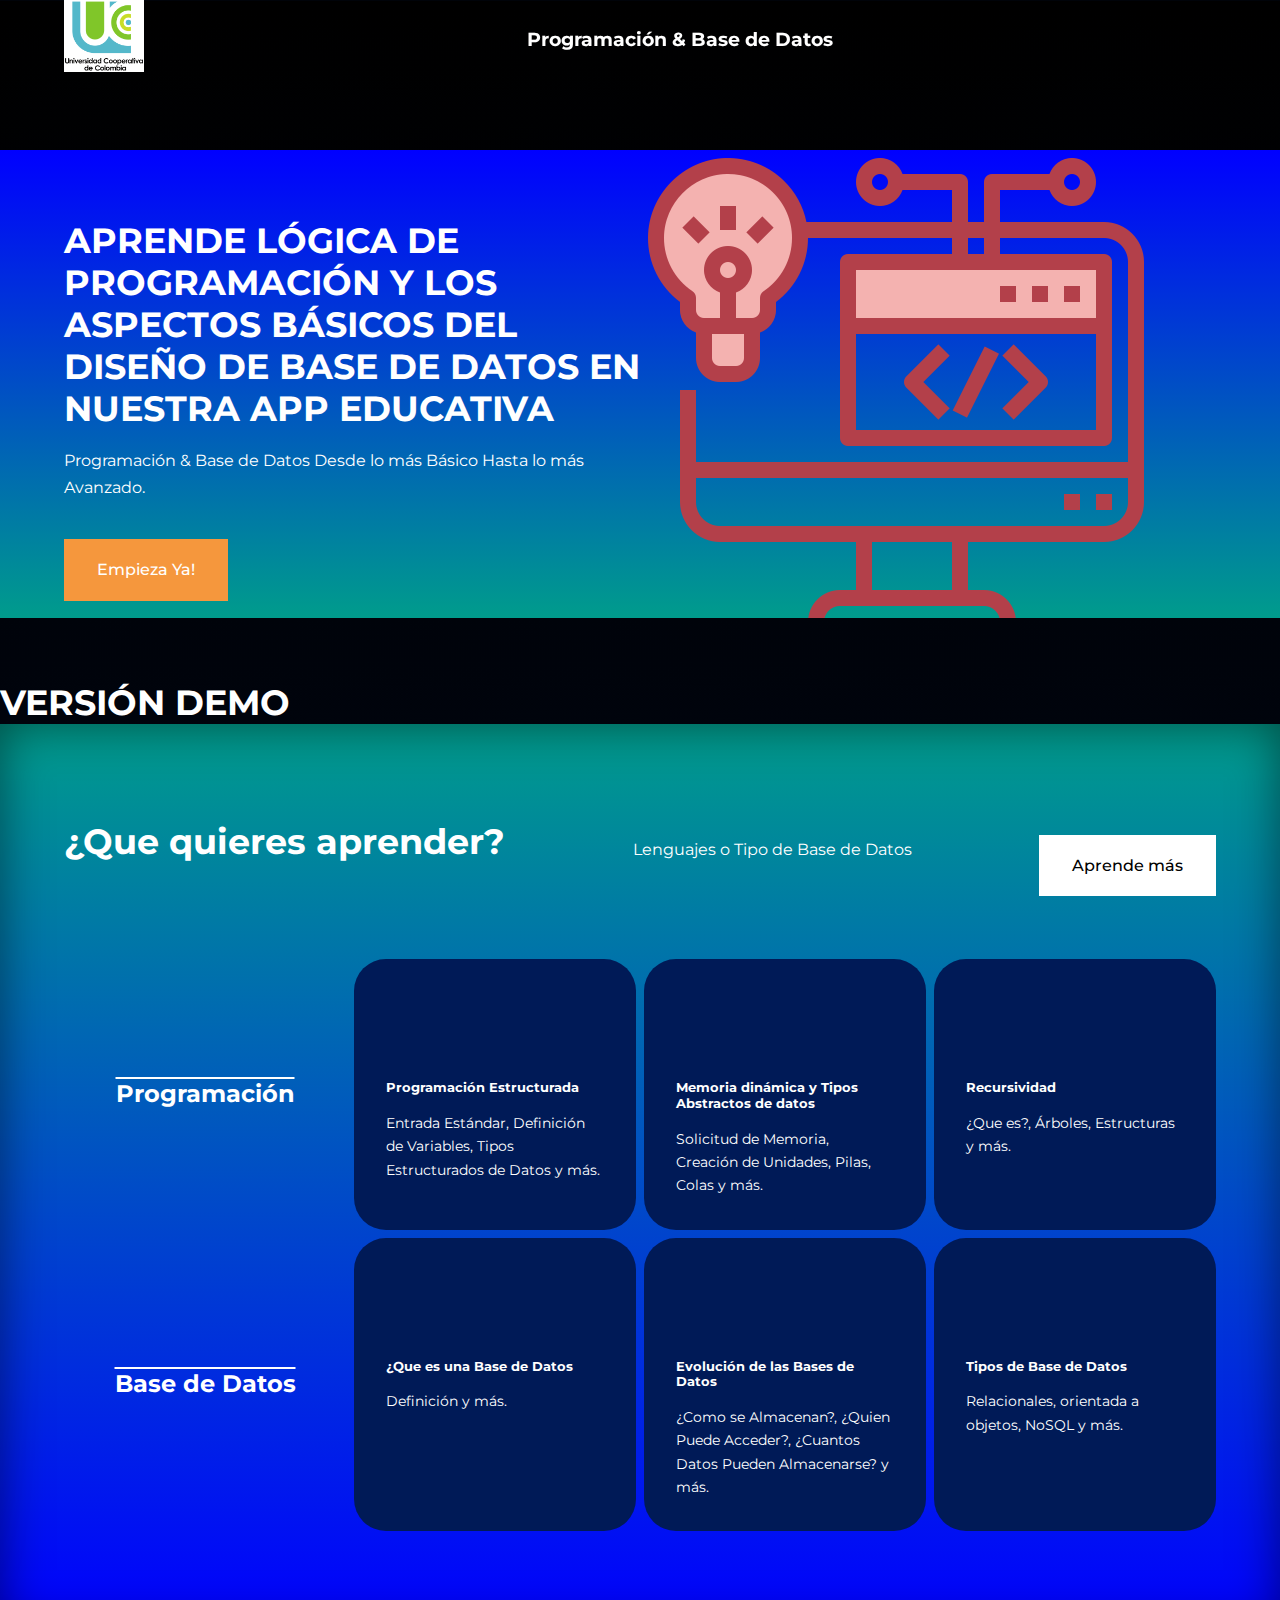
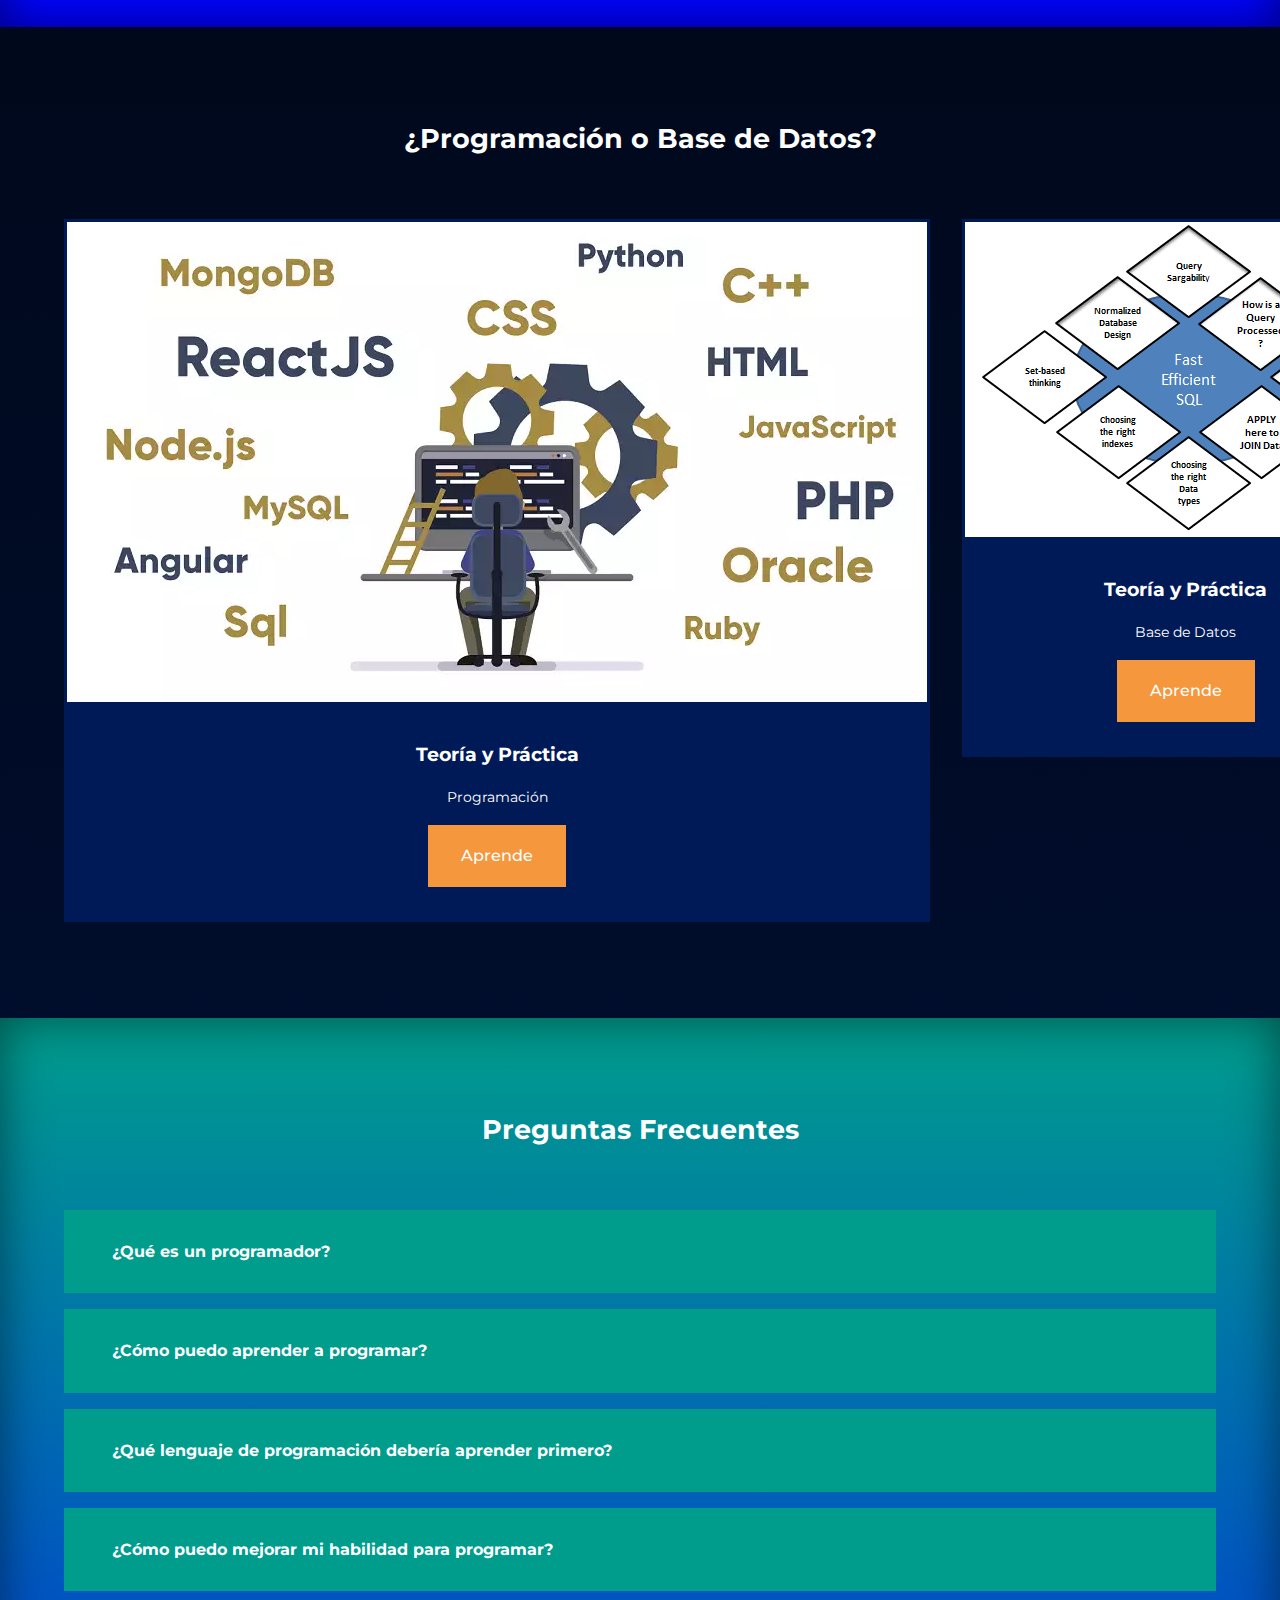
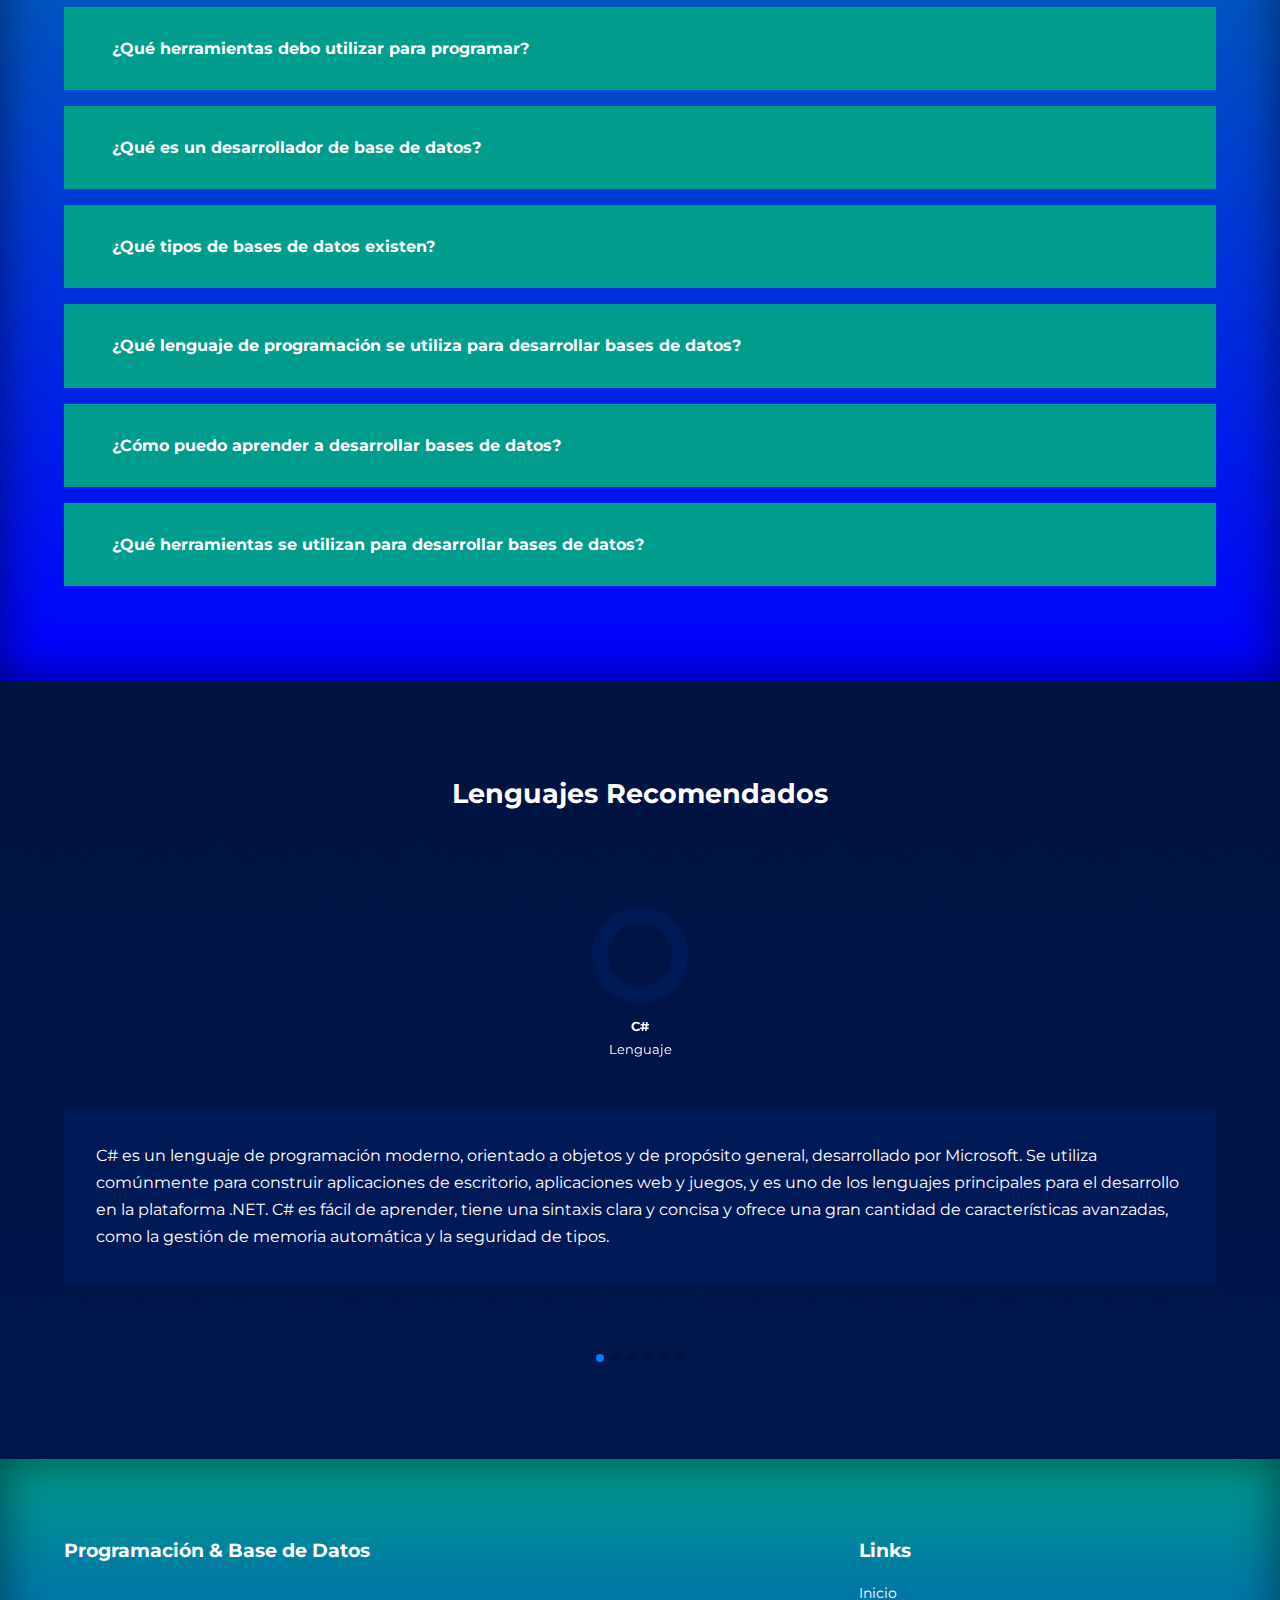
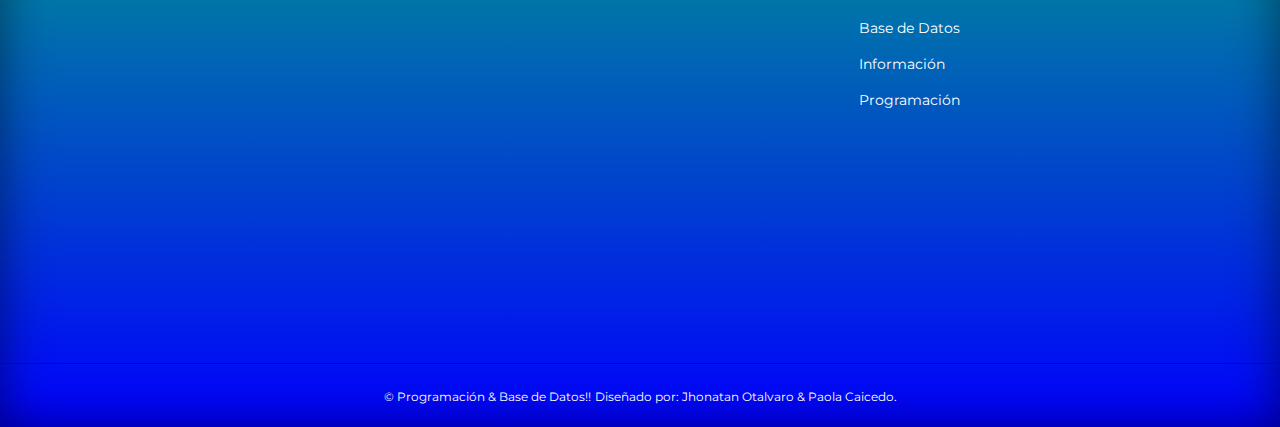
<file: index.html>
<!DOCTYPE html>
<html lang="en">

<head>
    <meta charset="UTF-8">
    <meta http-equiv="X-UA-Compatible" content="IE=edge">
    <meta name="viewport" content="width=device-width, initial-scale=1">
    <title>Programación & Base de Datos</title>
    <link rel="stylesheet" href="css/style.css">

    <link rel="stylesheet" href="https://unicons.iconscout.com/release/v4.0.0/css/line.css">
    <link rel="preconnect" href="https://fonts.googleapis.com">
    <link rel="preconnect" href="https://fonts.gstatic.com" crossorigin>
    <link href="https://fonts.googleapis.com/css2?family=Montserrat:wght@200;300;400;500;600;700;900&display=swap"
        rel="stylesheet">
    <link rel="stylesheet" href="https://cdn.jsdelivr.net/npm/swiper@9/swiper-bundle.min.css"/>

    
</head>

<body>
    <!--NAVBAR-->
    <nav>
        <div class="container nav__container">
            <a href="index.html"><img style="width: 5rem; background-color: white;" src="img/logo ucc.png" alt="UCC"></a>
            <a href="index.html">
                <h4>Programación & Base de Datos</h4>
            </a>
            <ul class="nav__menu">
                <li><a href="index.html"><i class="uil uil-estate"></i> Inicio</a></li>
                <li><a href="informacion.html"><i class="uil uil-info-circle"></i> Información</a></li>
                <li><a href="programacion.html"><i class="uil uil-brackets-curly"></i> Programación</a></li>
                <li><a href="baseDatos.html"><i class="uil uil-database"></i> Base de Datos</a></li>
            </ul>
            <button id="open-menu-btn"><i class="uil uil-bars"></i></button>
            <button id="close-menu-btn"><i class="uil uil-multiply"></i></button>
        </div>
    </nav>
    <!--NAVBAR-->
    <!--HEADER-->
    
    <header>
        <div class="container header__container">
            <div class="header__left">
                <h1>APRENDE LÓGICA DE PROGRAMACIÓN Y LOS ASPECTOS BÁSICOS DEL DISEÑO DE BASE DE DATOS EN NUESTRA APP
                    EDUCATIVA <i class="uil uil-notebooks"></i></h1>
                <p>
                    Programación & Base de Datos Desde lo más Básico Hasta lo más Avanzado.
                </p>
                <a href="informacion.html" class="btn btn-primary">Empieza Ya!</a>
            </div>
            <div class="header__right">
                <div class="header-right-image">
                    <img src="img/imagen-encabezado.png">
                </div>
            </div>
        </div>
    </header>
    <h1>VERSIÓN DEMO</h1>
    <!--HEADER-->
    <!--CATEGORIAS-->
    <section class="categories">
      
        <div class="container categories__container">
            <div class="categories__left">
                <h1>¿Que quieres aprender? <i class="uil uil-book-open"></i></h1>
                <p>Lenguajes o Tipo de Base de Datos</p>
                <a href="informacion.html" class="btn">Aprende más</a>
            </div>
            <div class="categories__right">
                <h3  class="titulo">Programación</h3>
                <article class="category">
                   
                    <span class="category__icon"></span>
                    <h5><i class="uil uil-brackets-curly"></i> Programación Estructurada</h5>
                    <p>Entrada Estándar, Definición de Variables, Tipos Estructurados de Datos y más.</p>
                </article>
                <article class="category">
                    <span class="category__icon"></span>
                    <h5><i class="uil uil-server"></i> Memoria dinámica y Tipos Abstractos de datos</h5>
                    <p>Solicitud de Memoria, Creación de Unidades, Pilas, Colas y más.</p>
                </article>
                <article class="category">
                    <span class="category__icon"></span>
                    <h5><i class="uil uil-trees"></i> Recursividad</h5>
                    <p>¿Que es?, Árboles, Estructuras y más.</p>
                </article>
                <h3 class="titulo">Base de Datos</h3> 
                <article class="category">
                   
                    <span class="category__icon"></span>
                    <h5><i class="uil uil-database"></i> ¿Que es una Base de Datos</h5>
                    <p>Definición y más.</p>
                </article>
                <article class="category">
                    <span class="category__icon"></span>
                    <h5><i class="uil uil-sitemap"></i> Evolución de las Bases de Datos</h5>
                    <p>¿Como se Almacenan?, ¿Quien Puede Acceder?, ¿Cuantos Datos Pueden Almacenarse? y más.</p>
                </article>
                <article class="category">
                    <span class="category__icon"></span>
                    <h5><i class="uil uil-cloud-database-tree"></i> Tipos de Base de Datos</h5>
                    <p>Relacionales, orientada a objetos, NoSQL  y más.</p>
                </article>
            </div>
        </div>
    </section>
    <!--CATEGORIAS-->
    <!--CURSOS-->
    <section class="courses">
            <h2>¿Programación o Base de Datos?</h2>
        <div class="container courses__container">
            <article class="course">
                <div class="course__image">
                    <img src="img/Lenguajes.jpg">
                </div>
               <div class="course__info">
                <h4>Teoría y Práctica</h4>
                <p>
                    Programación
                </p>
                <a href="programacion.html" class="btn btn-primary"> 
                    Aprende
                </a>
               </div>
            </article>

            <article class="course">
                <div class="course__image">
                    <img src="img/database.png">
                </div>
                <div class="course__info">
                    <h4>Teoría y Práctica</h4>
                <p>
                    Base de Datos
                </p>
                <a href="programacion.html" class="btn btn-primary"> 
                    Aprende
                </a>
                </div>
            </article>

            
        </div>
    </section>
    <!--CURSOS-->
    <!--PREGUNTAS-->
    <section class="preguntas">
        <h2>Preguntas Frecuentes</h2>
        <div class="container preguntas__container">
            <article class="pregunta">
                <div class="pregunta__icon"><i class="uil uil-plus"></i></div>
                <div class="pregunta__respuesta">
                    <h4>¿Qué es un programador?</h4>
                    <p>
                        Un programador es una persona que escribe y desarrolla software utilizando lenguajes de programación.
                        El programador utiliza herramientas de programación para crear aplicaciones, sitios web, sistemas operativos y otro software.
                    </p>
                </div>
            </article>
            
            <article class="pregunta">
                <div class="pregunta__icon"><i class="uil uil-plus"></i></div>
                <div class="pregunta__respuesta">
                    <h4>¿Cómo puedo aprender a programar?</h4>
                    <p>
                        Puedes aprender a programar de varias maneras, incluyendo cursos en línea, tutoriales en línea, libros y práctica.
                        También es útil unirse a comunidades de programadores para obtener ayuda y consejos.
                    </p>
                </div>
            </article>

            <article class="pregunta">
                <div class="pregunta__icon"><i class="uil uil-plus"></i></div>
                <div class="pregunta__respuesta">
                    <h4>¿Qué lenguaje de programación debería aprender primero?</h4>
                    <p>
                        El lenguaje de programación que debes aprender primero depende de tus objetivos y del tipo de aplicaciones que quieras desarrollar.
                        Algunos de los lenguajes de programación más populares son Python, Java, C++, JavaScript y Ruby.
                </div>
            </article>

            <article class="pregunta">
                <div class="pregunta__icon"><i class="uil uil-plus"></i></div>
                <div class="pregunta__respuesta">
                    <h4>¿Cómo puedo mejorar mi habilidad para programar?</h4>
                    <p>
                        Para mejorar tus habilidades de programación, debes seguir practicando y desarrollando proyectos de programación. 
                        También es útil trabajar en proyectos en equipo y aprender de otros programadores.
                    </p>
                </div>
            </article>

            <article class="pregunta">
                <div class="pregunta__icon"><i class="uil uil-plus"></i></div>
                <div class="pregunta__respuesta">
                    <h4>¿Qué herramientas debo utilizar para programar?</h4>
                    <p>
                        Las herramientas que debes utilizar para programar dependen del lenguaje de programación que estés utilizando y del tipo de aplicación que estés desarrollando.
                        Algunas de las herramientas más populares incluyen editores de código, compiladores, depuradores y entornos de desarrollo integrados (IDE).
                    </p>
                </div>
            </article>

            <article class="pregunta">
                <div class="pregunta__icon"><i class="uil uil-plus"></i></div>
                <div class="pregunta__respuesta">
                    <h4>¿Qué es un desarrollador de base de datos?</h4>
                    <p>
                        Un desarrollador de base de datos es una persona que diseña, implementa y mantiene sistemas de bases de datos para almacenar y recuperar información. 
                        Los desarrolladores de bases de datos también pueden crear consultas y procedimientos almacenados para manipular datos en las bases de datos.
                    </p>
                </div>
            </article>

            <article class="pregunta">
                <div class="pregunta__icon"><i class="uil uil-plus"></i></div>
                <div class="pregunta__respuesta">
                    <h4>¿Qué tipos de bases de datos existen?</h4>
                    <p>
                        Existen varios tipos de bases de datos, incluyendo bases de datos relacionales, bases de datos de objetos, 
                        bases de datos de documentos y bases de datos de grafos.
                    </p>
                </div>
            </article>

            <article class="pregunta">
                <div class="pregunta__icon"><i class="uil uil-plus"></i></div>
                <div class="pregunta__respuesta">
                    <h4>¿Qué lenguaje de programación se utiliza para desarrollar bases de datos?</h4>
                    <p>
                        Para desarrollar bases de datos, se utilizan lenguajes de consulta como SQL (Structured Query Language)
                        y lenguajes de programación como Java, Python y C#.
                    </p>
                </div>
            </article>

            <article class="pregunta">
                <div class="pregunta__icon"><i class="uil uil-plus"></i></div>
                <div class="pregunta__respuesta">
                    <h4>¿Cómo puedo aprender a desarrollar bases de datos?</h4>
                    <p>
                        Puedes aprender a desarrollar bases de datos mediante cursos en línea, tutoriales en línea, libros y práctica. 
                        También es útil unirse a comunidades de desarrolladores de bases de datos para obtener ayuda y consejos.
                    </p>
                </div>
            </article>

            <article class="pregunta">
                <div class="pregunta__icon"><i class="uil uil-plus"></i></div>
                <div class="pregunta__respuesta">
                    <h4>¿Qué herramientas se utilizan para desarrollar bases de datos?</h4>
                    <p>
                        Las herramientas que se utilizan para desarrollar bases de datos incluyen sistemas de gestión de bases de datos (DBMS), 
                        como MySQL, PostgreSQL, Oracle, Microsoft SQL Server y MongoDB, así como herramientas de modelado de bases de datos como ER/Studio, Toad Data Modeler, PowerDesigner y SQL Power Architect.
                    </p>
                </div>
            </article>

        </div>
    </section>
    <!--PREGUNTAS-->
    <!--LENGUAJES-->
    <section class="container lenguajes__container mySwiper">
        <h2>Lenguajes Recomendados</h2>
        <div class="swiper-wrapper">
            <article class="lenguaje swiper-slide">
                <div class="avatar">
                    <img src="./img/Csharp_Logo.png">
                </div>
                <div class="lenguaje__info">
                    <h5>C#</h5>
                    <small>Lenguaje</small>
                </div>
                <div class="lenguaje__body">
                    <p>C# es un lenguaje de programación moderno, orientado a objetos y de propósito general, desarrollado por Microsoft. 
                       Se utiliza comúnmente para construir aplicaciones de escritorio, aplicaciones web y juegos, y es uno de los lenguajes principales para el desarrollo en la plataforma .NET. C# es fácil de aprender, tiene una sintaxis clara y concisa y ofrece una gran cantidad de características avanzadas, como la gestión de memoria automática y la seguridad de tipos.
                    </p>
                </div>
            </article>

            <article class="lenguaje swiper-slide">
                <div class="avatar">
                    <img src="./img/Python-logo-notext.svg.png">
                </div>
                <div class="lenguaje__info">
                    <h5>Python</h5>
                    <small>Lenguaje</small>
                </div>
                <div class="lenguaje__body">
                    <p>Python es un lenguaje de programación de alto nivel, interpretado y de propósito general, con una sintaxis fácil de leer y aprender.
                       Es popular en campos como la ciencia de datos, el aprendizaje automático y la inteligencia artificial debido a su amplia biblioteca de módulos y herramientas especializadas. 
                    </p>
                </div>
            </article>

            <article class="lenguaje swiper-slide">
                <div class="avatar">
                    <img src="./img/ISO_C++_Logo.svg.png">
                </div>
                <div class="lenguaje__info">
                    <h5>C++</h5>
                    <small>Lenguaje</small>
                </div>
                <div class="lenguaje__body">
                    <p>C++ es un lenguaje de programación de propósito general, compilado y orientado a objetos, que se utiliza en una amplia gama de aplicaciones, desde sistemas operativos hasta aplicaciones de escritorio y videojuegos. 
                       Es una extensión del lenguaje C y agrega características como la programación orientada a objetos, plantillas y excepciones. C++ es conocido por su velocidad, eficiencia y control de bajo nivel, y es ampliamente utilizado en la programación de sistemas y aplicaciones de alto rendimiento.
                    </p>
                </div>
            </article>
            
            <article class="lenguaje swiper-slide">
                <div class="avatar">
                    <img src="./img/Sql_data_base_with_logo.png">
                </div>
                <div class="lenguaje__info">
                    <h5>SQL</h5>
                    <small>Lenguaje</small>
                </div>
                <div class="lenguaje__body">
                    <p>
                        Es el lenguaje más utilizado para interactuar con bases de datos relacionales, como MySQL, PostgreSQL, Oracle, SQL Server, entre otros.
                    </p>
                </div>
            </article>

            <article class="lenguaje swiper-slide">
                <div class="avatar">
                    <img src="./img/oracle-pl-sql--v3.png">
                </div>
                <div class="lenguaje__info">
                    <h5>PL/SQL</h5>
                    <small>Lenguaje</small>
                </div>
                <div class="lenguaje__body">
                    <p>
                        Es un lenguaje de programación de Oracle que se basa en SQL, pero con elementos adicionales de programación procedural.
                        PL/SQL se utiliza para crear procedimientos almacenados, funciones y disparadores.
                    </p>
                </div>
            </article>

            <article class="lenguaje swiper-slide">
                <div class="avatar">
                    <img src="./img/mongodb.png">
                </div>
                <div class="lenguaje__info">
                    <h5>MongoDB Query Language (MQL)</h5>
                    <small>Lenguaje</small>
                </div>
                <div class="lenguaje__body">
                    <p>
                        Es el lenguaje de consulta utilizado por MongoDB, una base de datos NoSQL.
                        MQL se utiliza para realizar consultas y operaciones de agregación en documentos BSON (Binary JSON).
                    </p>
                </div>
                
            </article>
            
        </div>
        <div class="swiper-pagination"></div>
    </section>
    <!--LENGUAJES-->
    <!--FOOTER-->
    <footer>

        <div class="container footer__container">
            <div class="footer-1">
                <a href="index.html" class="footer__logo"><h4>Programación & Base de Datos</h4></a>
            </div>
            <div class="footer-2">
                <h4>Links</h4>
                <ul class="permaLinks">
                    <li><a href="index.html">Inicio</a></li>
                    <li><a href="baseDatos.html">Base de Datos</a></li>
                    <li><a href="informacion.html">Información</a></li>
                    <li><a href="programacion.html">Programación</a></li>
                </ul>
            </div>

            <div class="footer-socials">
                <li>
                    <a href="#"><i class="uil uil-facebook-f"></i></a>
                </li>
                <li>
                    <a href="#"><i class="uil uil-instagram-alt"></i></a>
                </li>
                <li>
                    <a href="#"><i class="uil uil-twitter"></i></a>
                </li>
                <li>
                    <a href="#"><i class="uil uil-linkedin-alt"></i></a>
                </li>
            </div>

            
        </div>
        <div class="footer__copyright">
            <small>&copy; Programación & Base de Datos!!</small>
            <small>Diseñado por: Jhonatan Otalvaro & Paola Caicedo.</small>
        </div>

    </footer>
    <!--FOOTER-->
    

    <script src="main.js"></script>
    <script src="https://cdn.jsdelivr.net/npm/swiper@9/swiper-bundle.min.js"></script>

    <script>
        var swiper = new Swiper(".mySwiper", {
            spaceBetween: 20,
            pagination: {
              el: ".swiper-pagination",
            }            
          });
    </script>
</body>

</html>
</file>
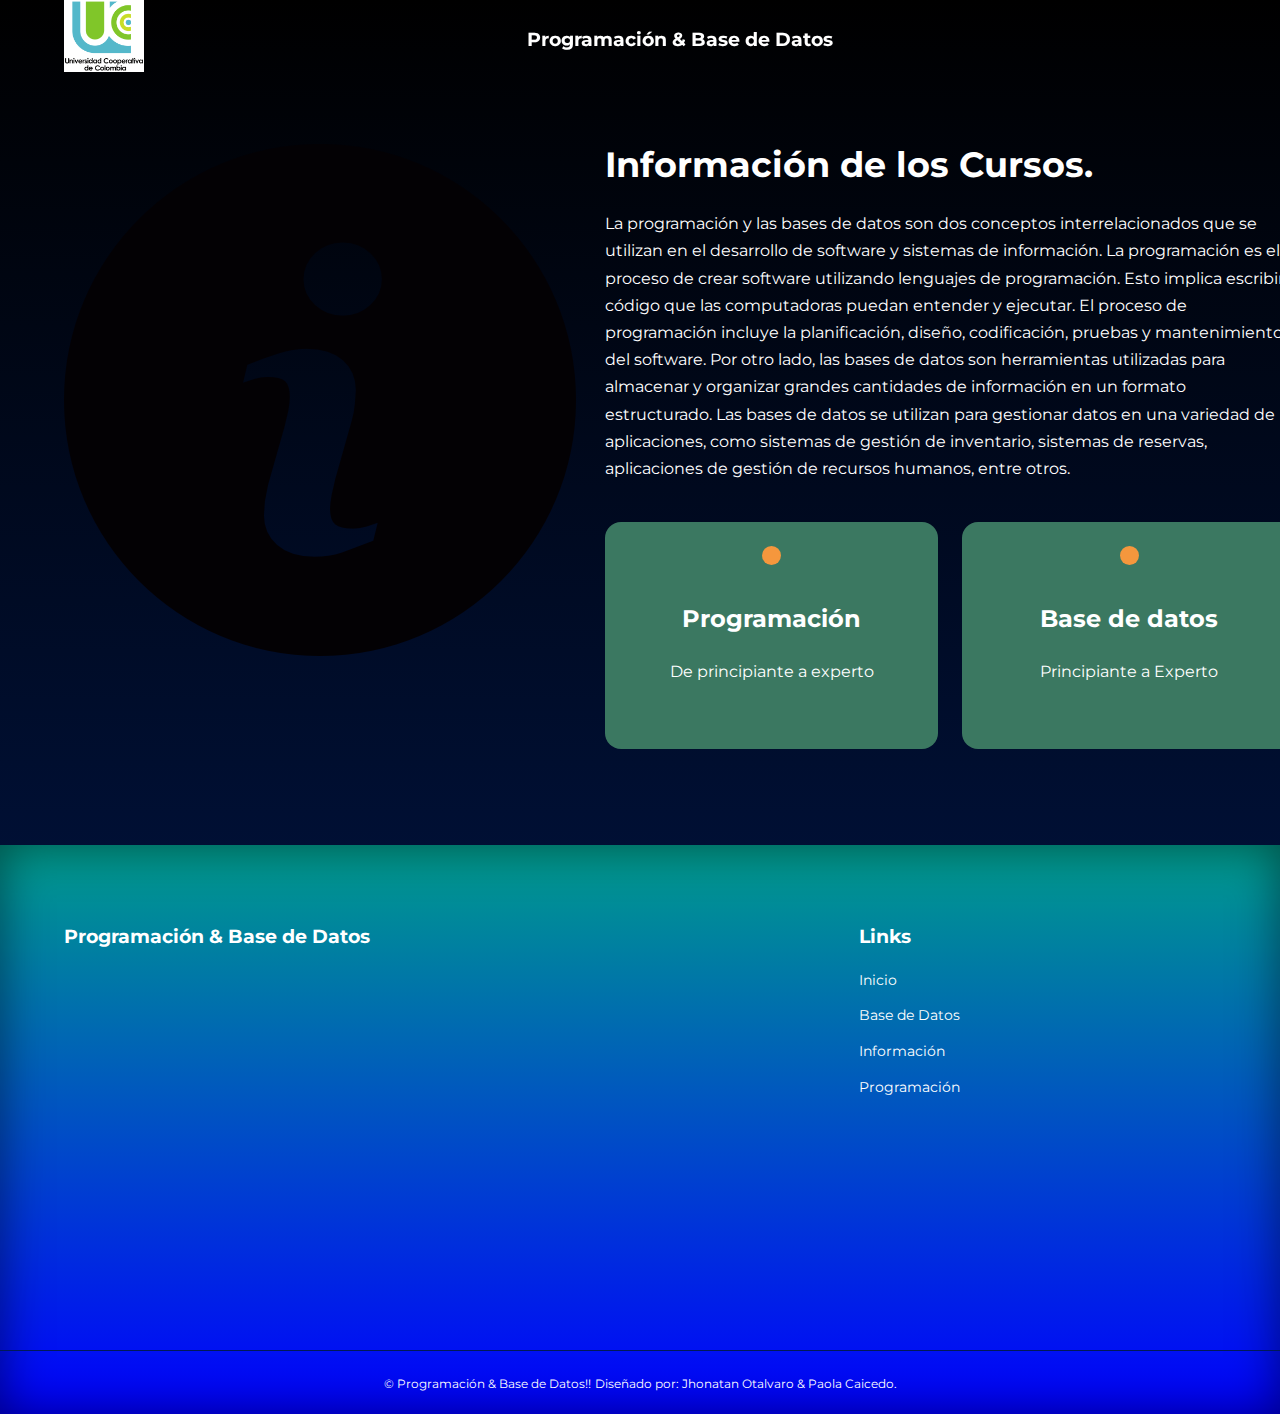
<file: informacion.html>
<!DOCTYPE html>
<html lang="en">

<head>
    <meta charset="UTF-8">
    <meta http-equiv="X-UA-Compatible" content="IE=edge">
    <meta name="viewport" content="width=device-width, initial-scale=1">
    <title>Programación & Base de Datos</title>
    <link rel="stylesheet" href="css/style.css">
    <link rel="stylesheet" href="css/informacion.css">

    <link rel="stylesheet" href="https://unicons.iconscout.com/release/v4.0.0/css/line.css">
    <link rel="preconnect" href="https://fonts.googleapis.com">
    <link rel="preconnect" href="https://fonts.gstatic.com" crossorigin>
    <link href="https://fonts.googleapis.com/css2?family=Montserrat:wght@200;300;400;500;600;700;900&display=swap"
        rel="stylesheet">
   


</head>

<body>
    <!--NAVBAR-->
    <nav>
        <div class="container nav__container">
            <a href="index.html"><img style="width: 5rem; background-color: white;" src="img/logo ucc.png" alt="UCC"></a>
            <a href="index.html">
                <h4>Programación & Base de Datos</h4>
            </a>
            <ul class="nav__menu">
                <li><a href="index.html"><i class="uil uil-estate"></i> Inicio</a></li>
                <li><a href="informacion.html"><i class="uil uil-info-circle"></i> Información</a></li>
                <li><a href="programacion.html"><i class="uil uil-brackets-curly"></i> Programación</a></li>
                <li><a href="baseDatos.html"><i class="uil uil-database"></i> Base de Datos</a></li>
            </ul>
            <button id="open-menu-btn"><i class="uil uil-bars"></i></button>
            <button id="close-menu-btn"><i class="uil uil-multiply"></i></button>
        </div>
    </nav>

    <section class="informacion__cursos">
        <div class="container informacion__cursos-container">
            <div class="informacion__cursos-left">
                <img src="img/info.png">    
            </div>

            <div class="informacion__cursos-right">
                <h1>Información de los Cursos.</h1>
                <p>
                    La programación y las bases de datos son dos conceptos interrelacionados que se utilizan en el desarrollo de software y sistemas de información.
                    La programación es el proceso de crear software utilizando lenguajes de programación. Esto implica escribir código que las computadoras puedan entender y ejecutar.
                    El proceso de programación incluye la planificación, diseño, codificación, pruebas y mantenimiento del software.
                    Por otro lado, las bases de datos son herramientas utilizadas para almacenar y organizar grandes cantidades de información en un formato estructurado. Las bases de datos se utilizan para gestionar datos en una variedad de aplicaciones, como sistemas de gestión de inventario, sistemas de reservas, aplicaciones de gestión de recursos humanos, entre otros.
                </p>
                <div class="cursos__cartas">
                    <a href="programacion.html" target="_blank">
                        <article class="cursos__carta">
                            <span class="curso__icon">
                                <i class="uil uil-brackets-curly"></i>
                            </span>
                            <h3>Programación</h3>
                            <p>De principiante a experto</p>
                        </article>
                    </a>
                    
                    <a href="baseDatos.html" target="_blank">
                        <article class="cursos__carta">
                            <span class="curso__icon">
                                <i class="uil uil-database"></i>
                            </span>
                            <h3>Base de datos</h3>
                            <p>Principiante a Experto</p>
                        </article>
                    </a>
                    
                </div>
            </div>
        </div>
    </section>
    
    <footer>

        <div class="container footer__container">
            <div class="footer-1">
                <a href="index.html" class="footer__logo"><h4>Programación & Base de Datos</h4></a>
            </div>
            <div class="footer-2">
                <h4>Links</h4>
                <ul class="permaLinks">
                    <li><a href="index.html">Inicio</a></li>
                    <li><a href="baseDatos.html">Base de Datos</a></li>
                    <li><a href="informacion.html">Información</a></li>
                    <li><a href="programacion.html">Programación</a></li>
                </ul>
            </div>

            <div class="footer-socials">
                <li>
                    <a href="#"><i class="uil uil-facebook-f"></i></a>
                </li>
                <li>
                    <a href="#"><i class="uil uil-instagram-alt"></i></a>
                </li>
                <li>
                    <a href="#"><i class="uil uil-twitter"></i></a>
                </li>
                <li>
                    <a href="#"><i class="uil uil-linkedin-alt"></i></a>
                </li>
            </div>

            
        </div>
        <div class="footer__copyright">
            <small>&copy; Programación & Base de Datos!!</small>
            <small>Diseñado por: Jhonatan Otalvaro & Paola Caicedo.</small>
        </div>

    </footer>
    <!--FOOTER-->
    

    <script src="main.js"></script>
    <script src="https://cdn.jsdelivr.net/npm/swiper@9/swiper-bundle.min.js"></script>

</body>

</html>
</file>
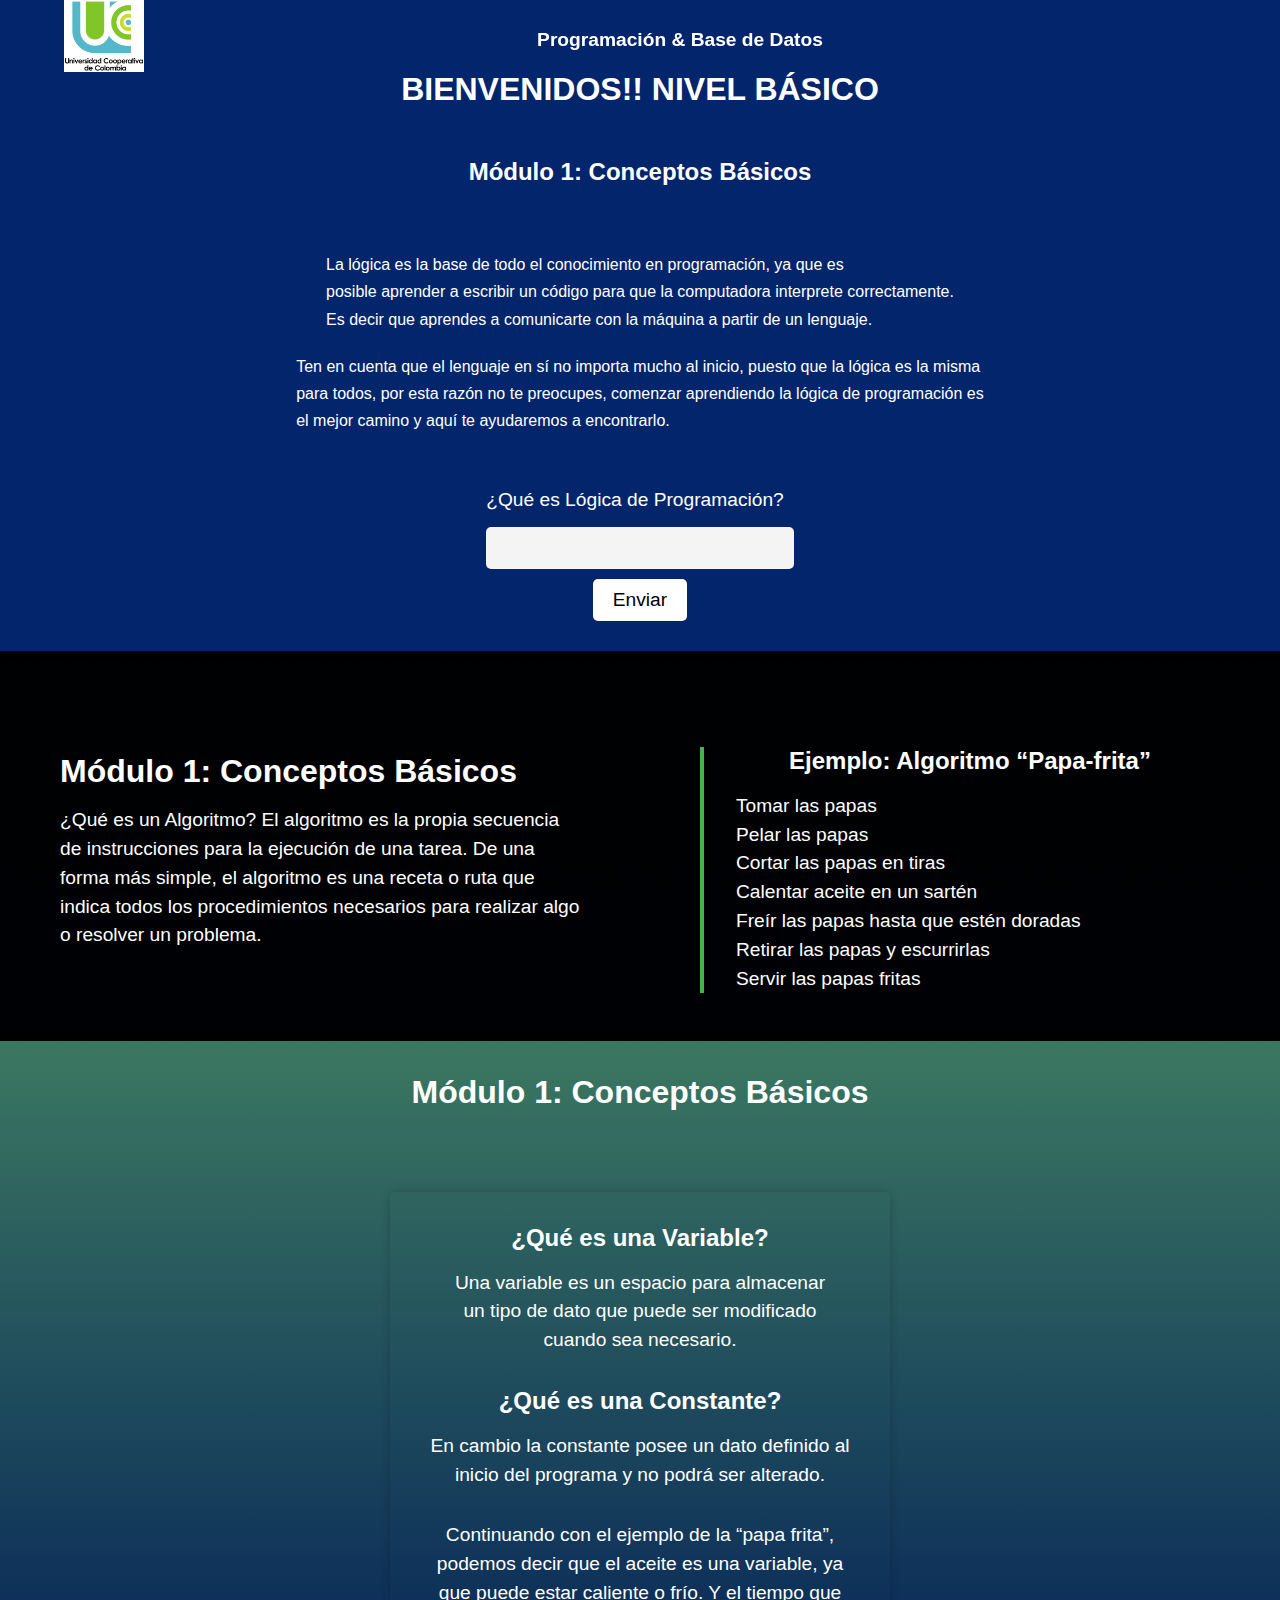
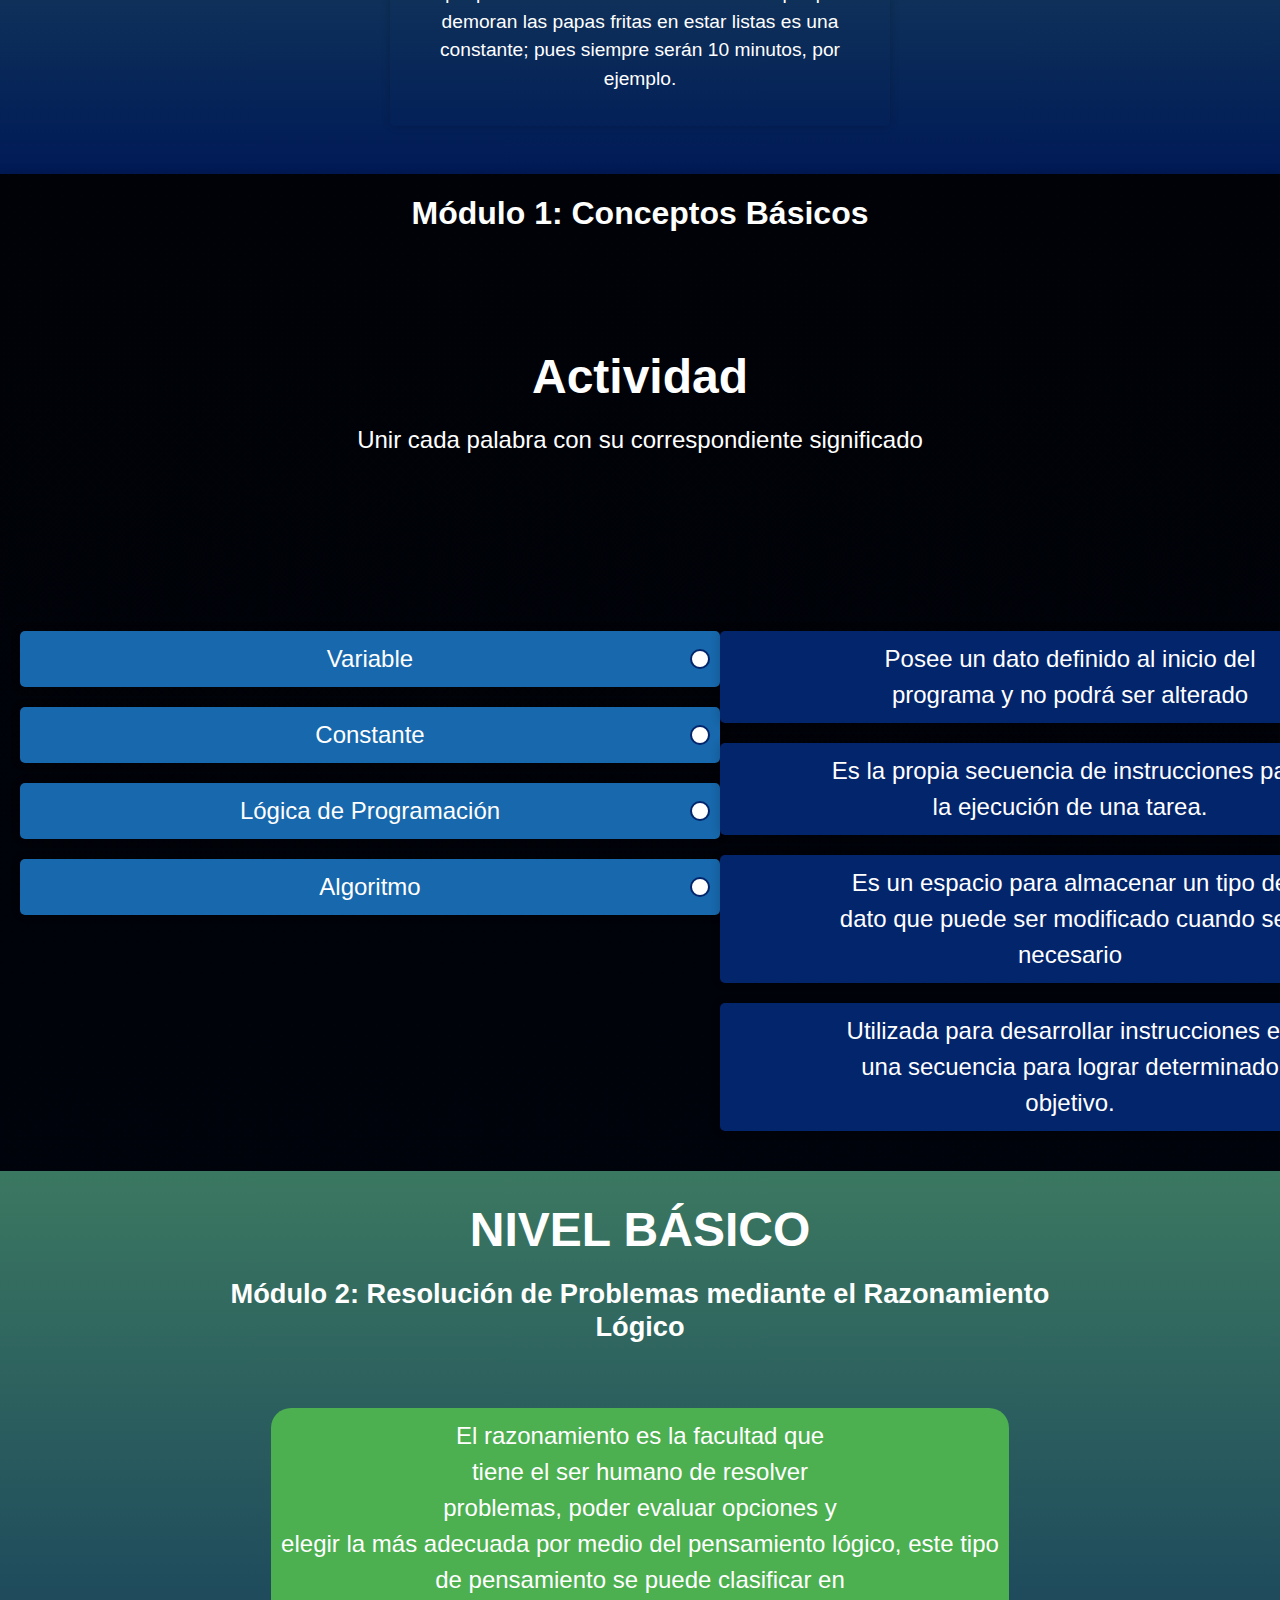
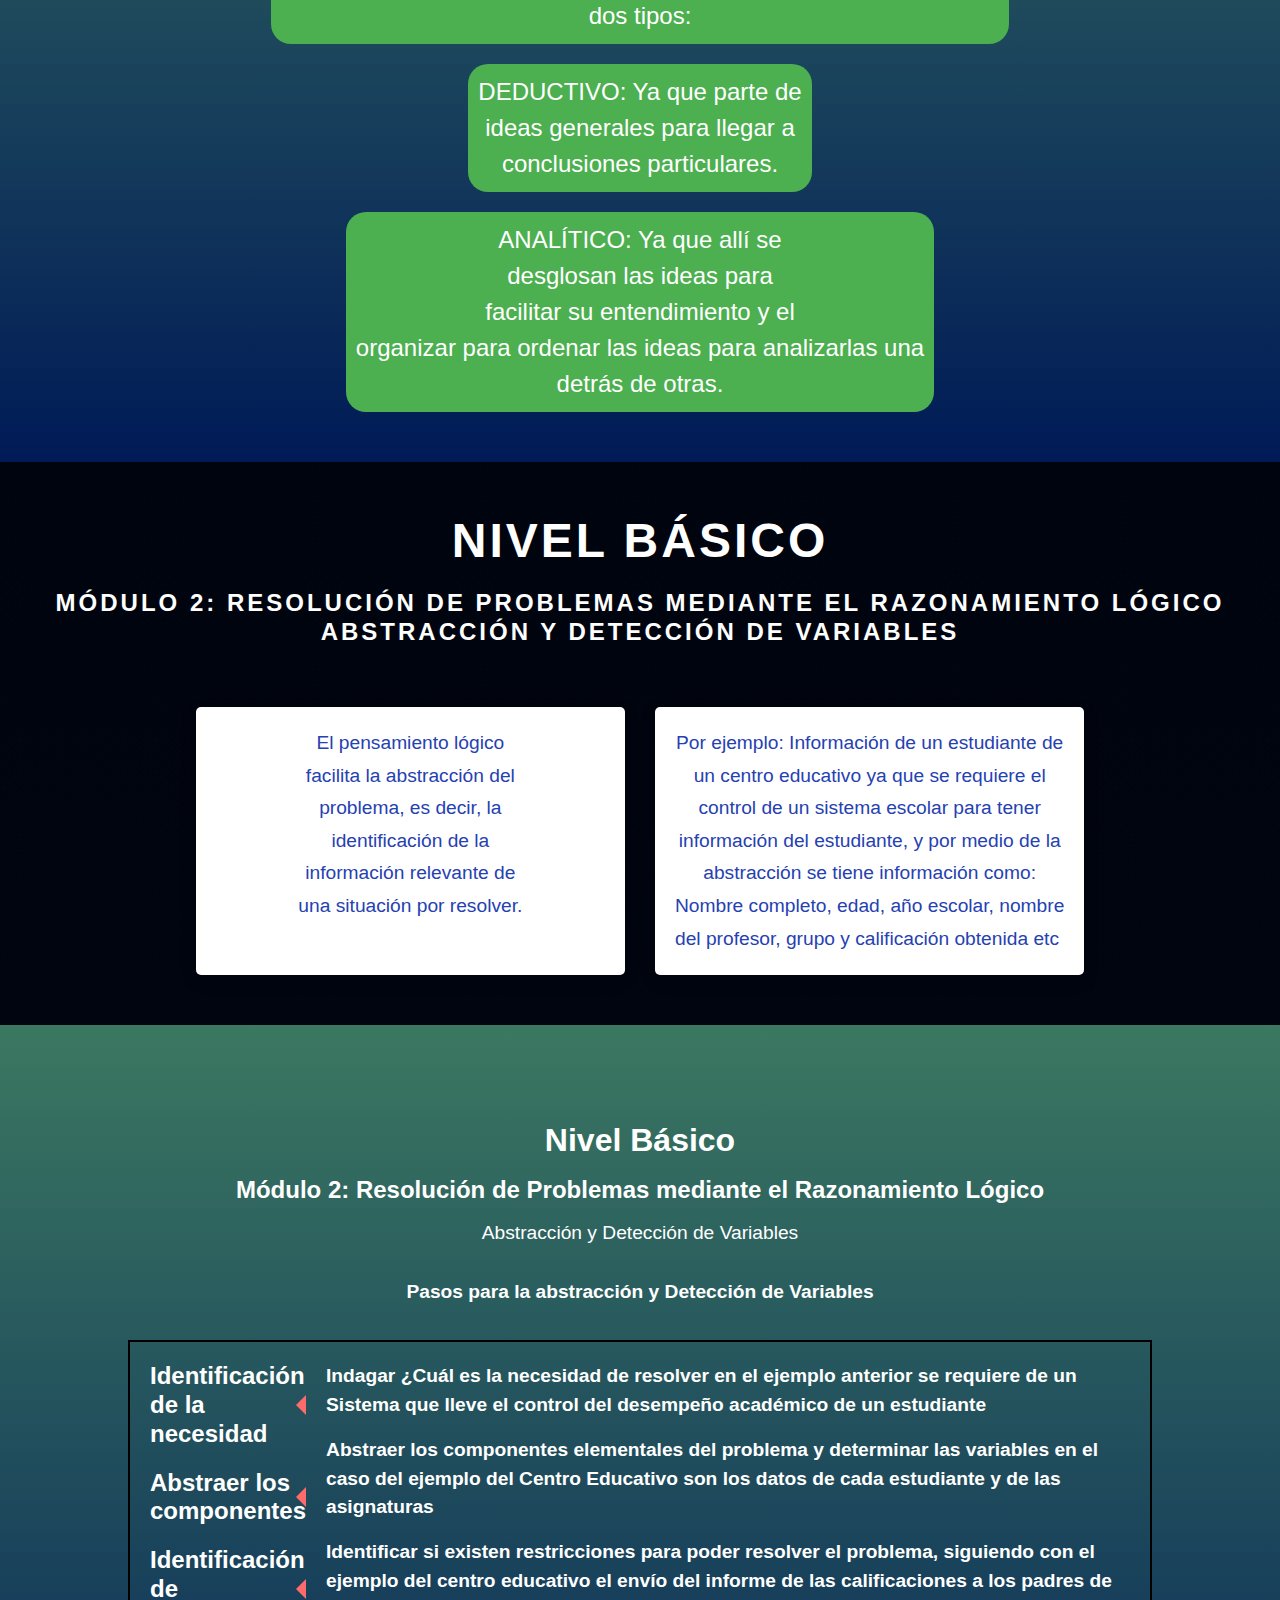
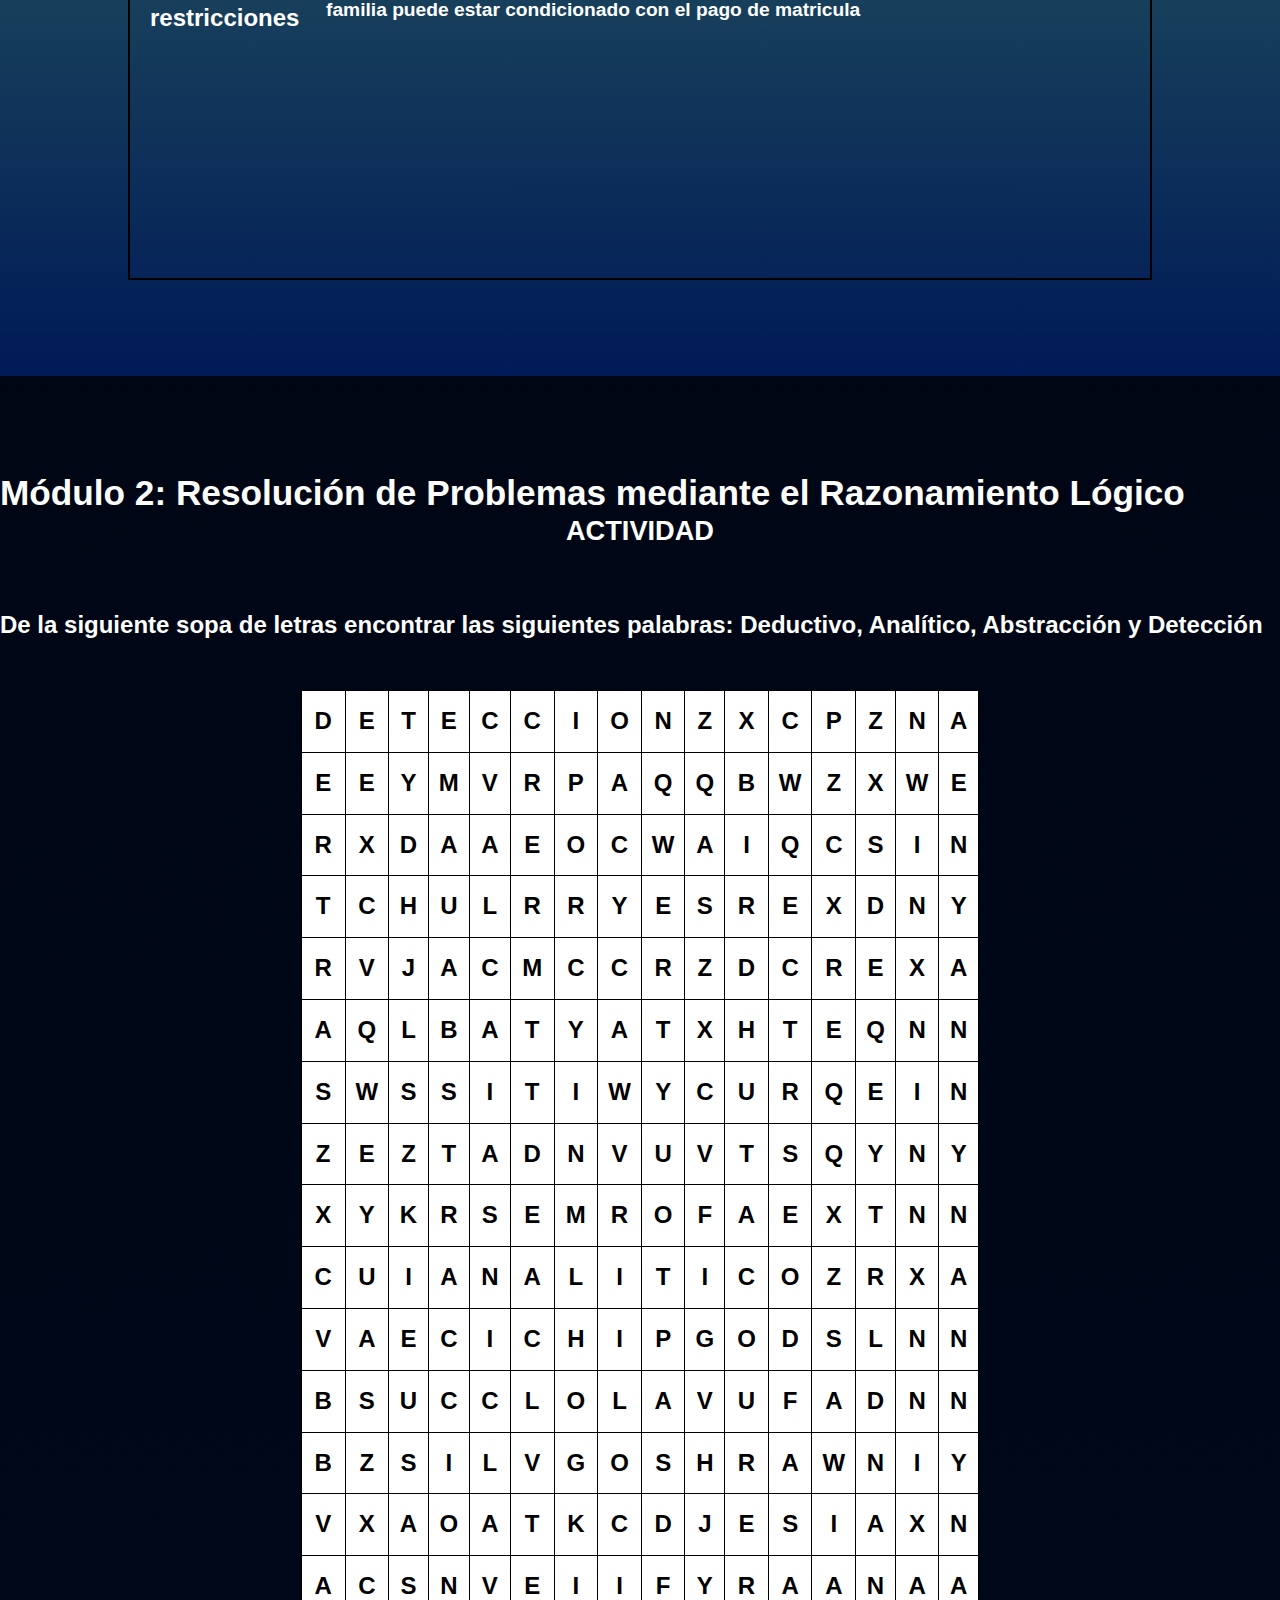
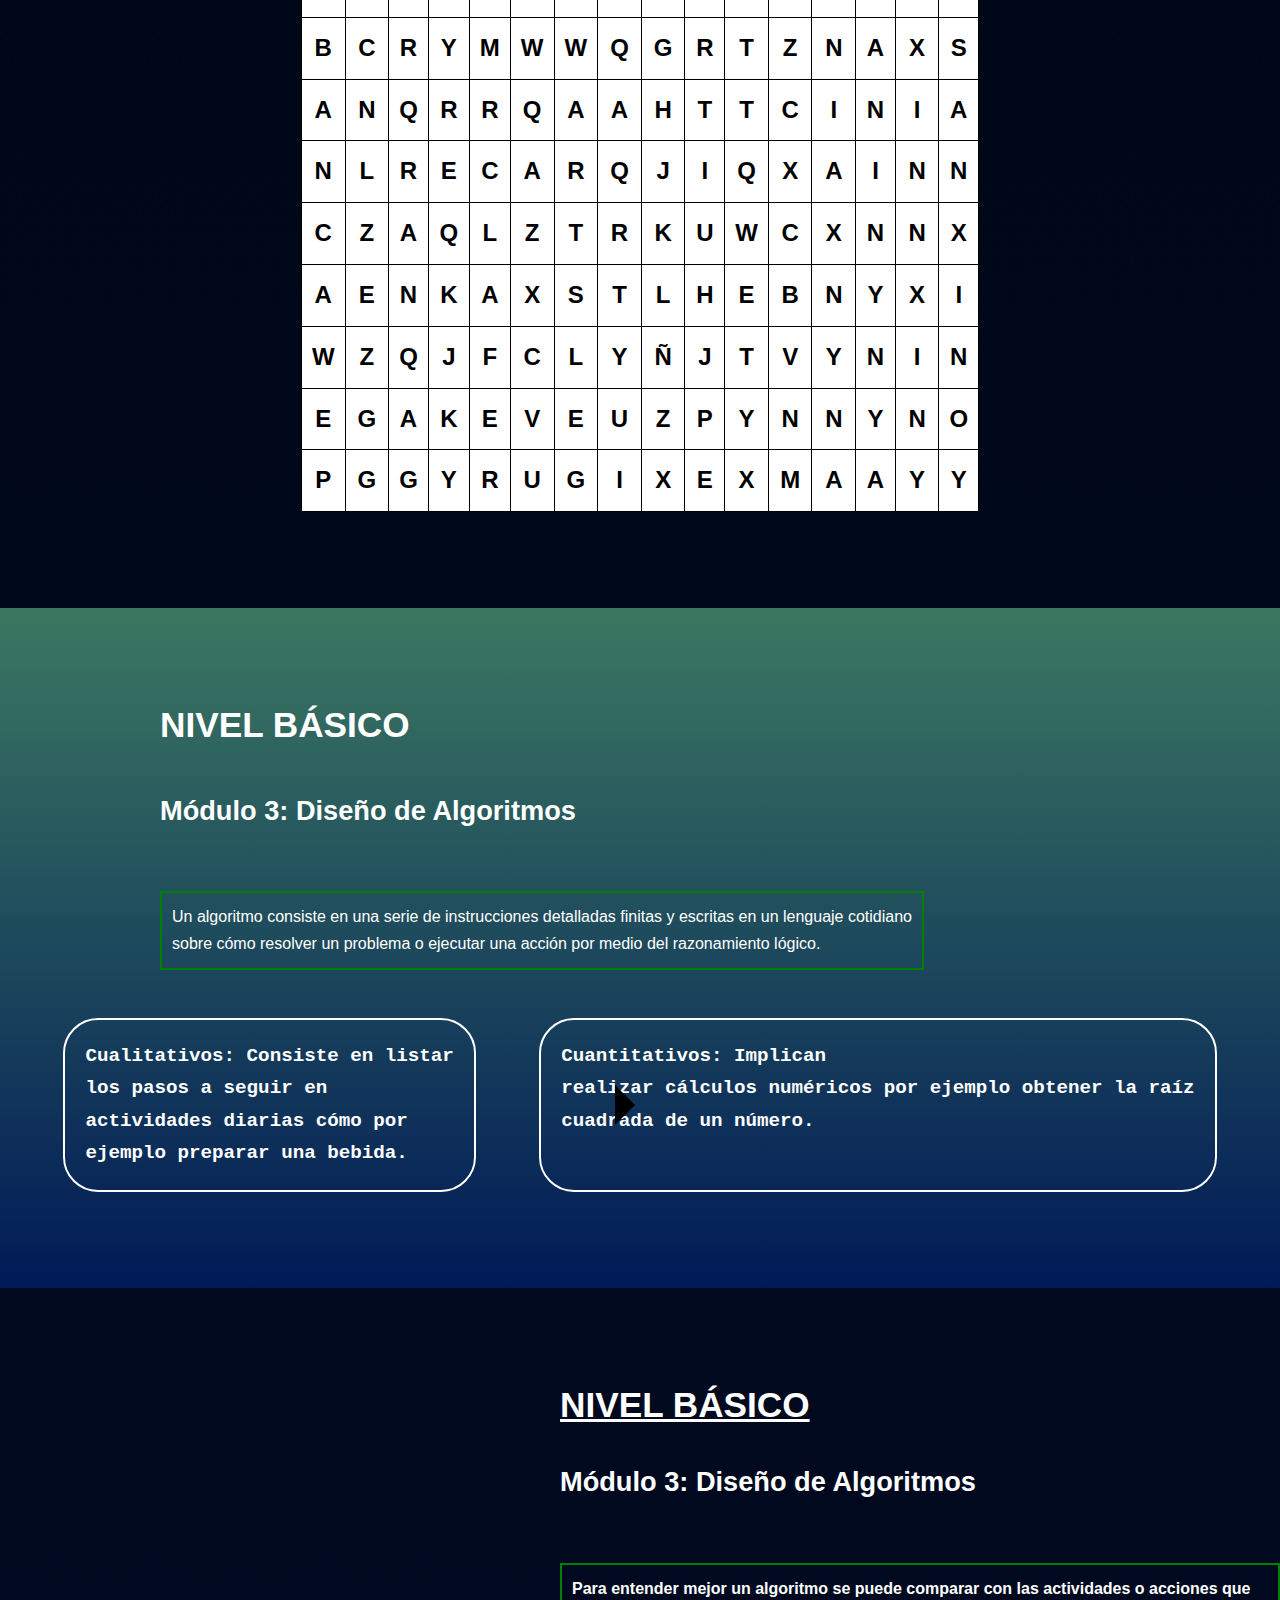
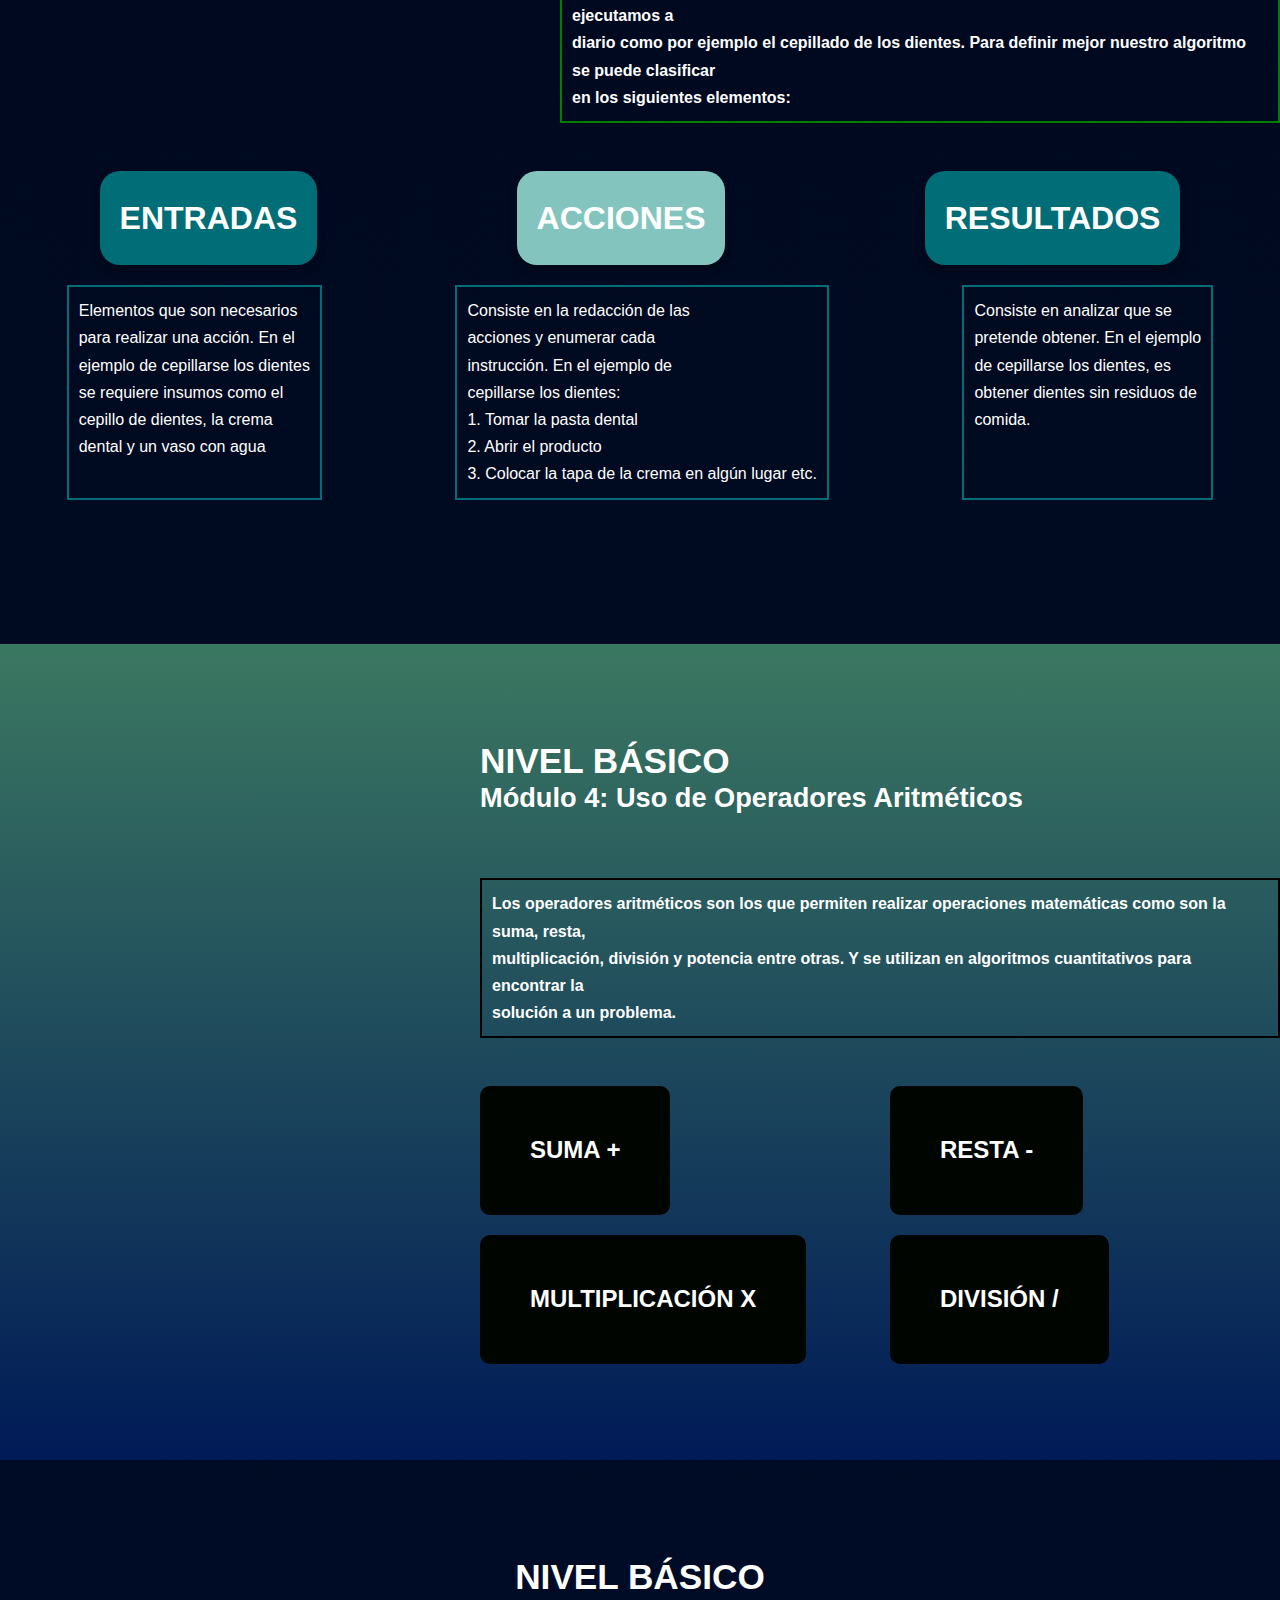
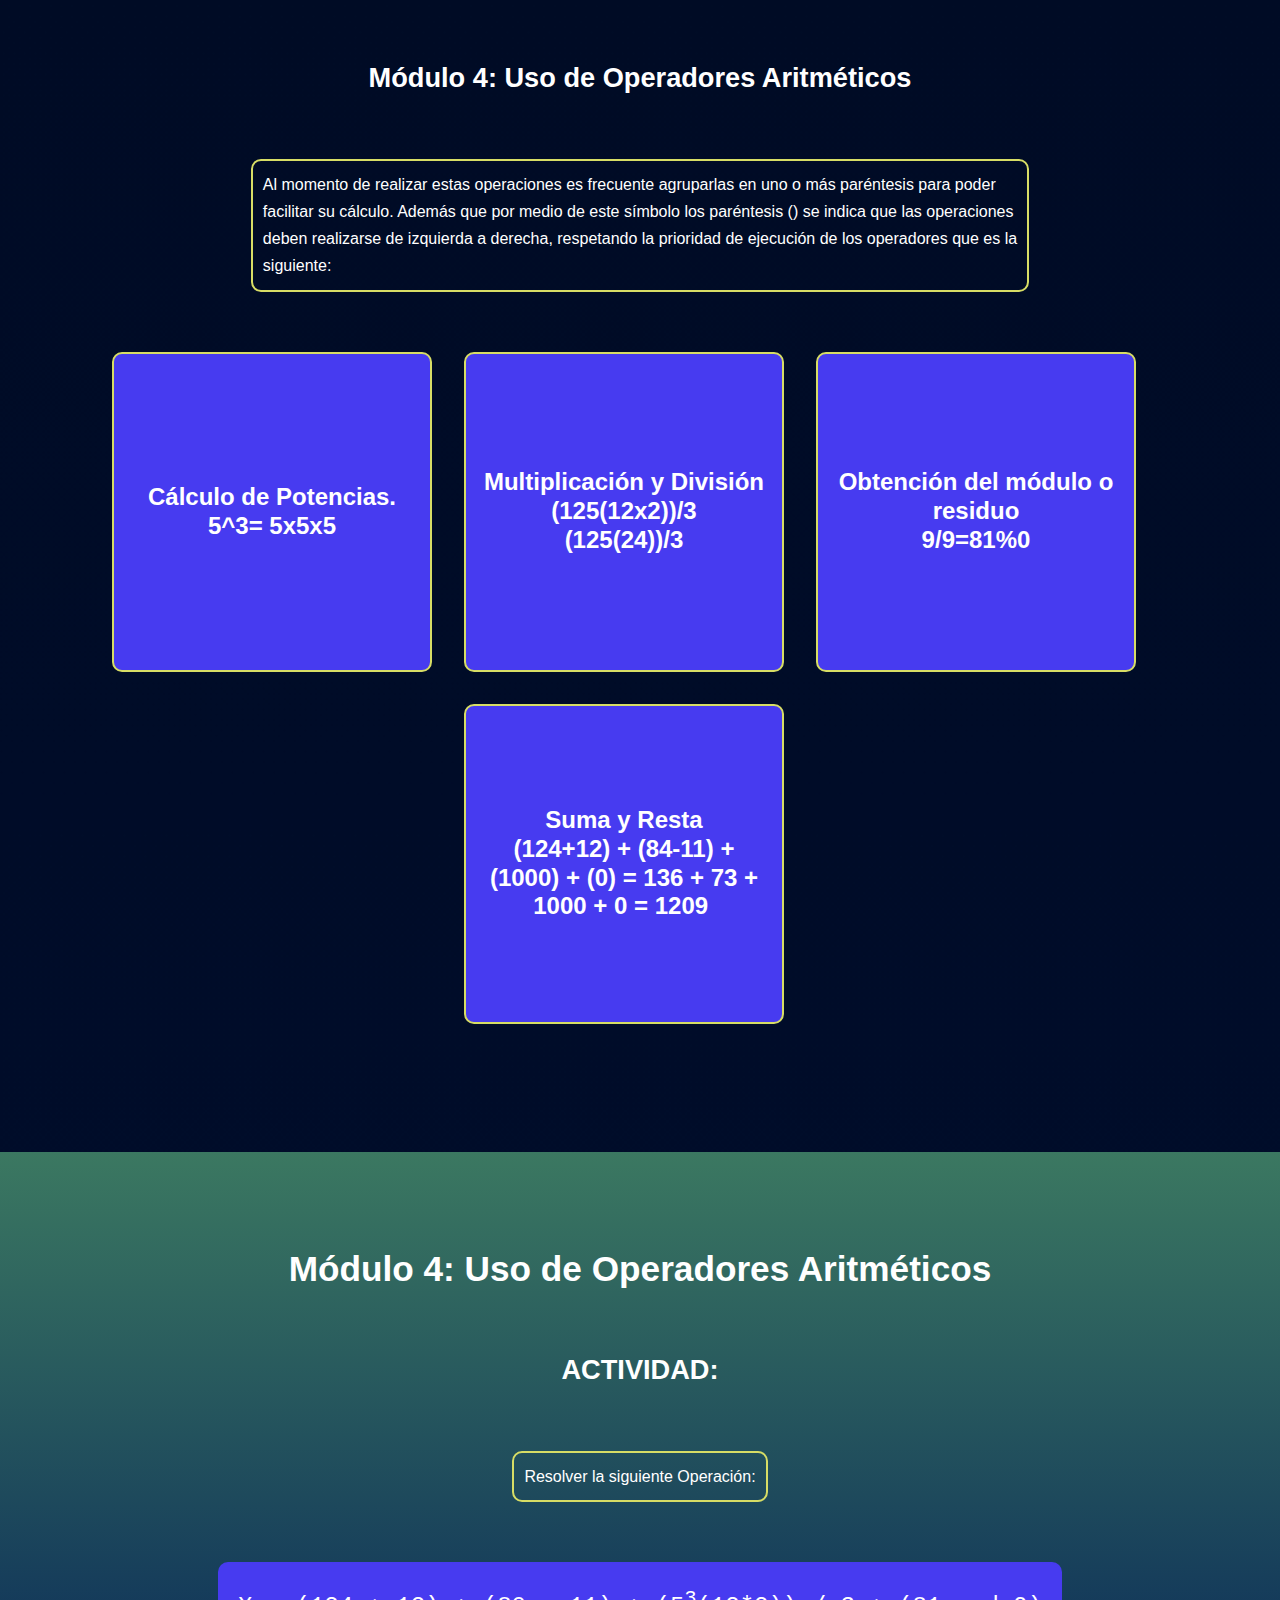
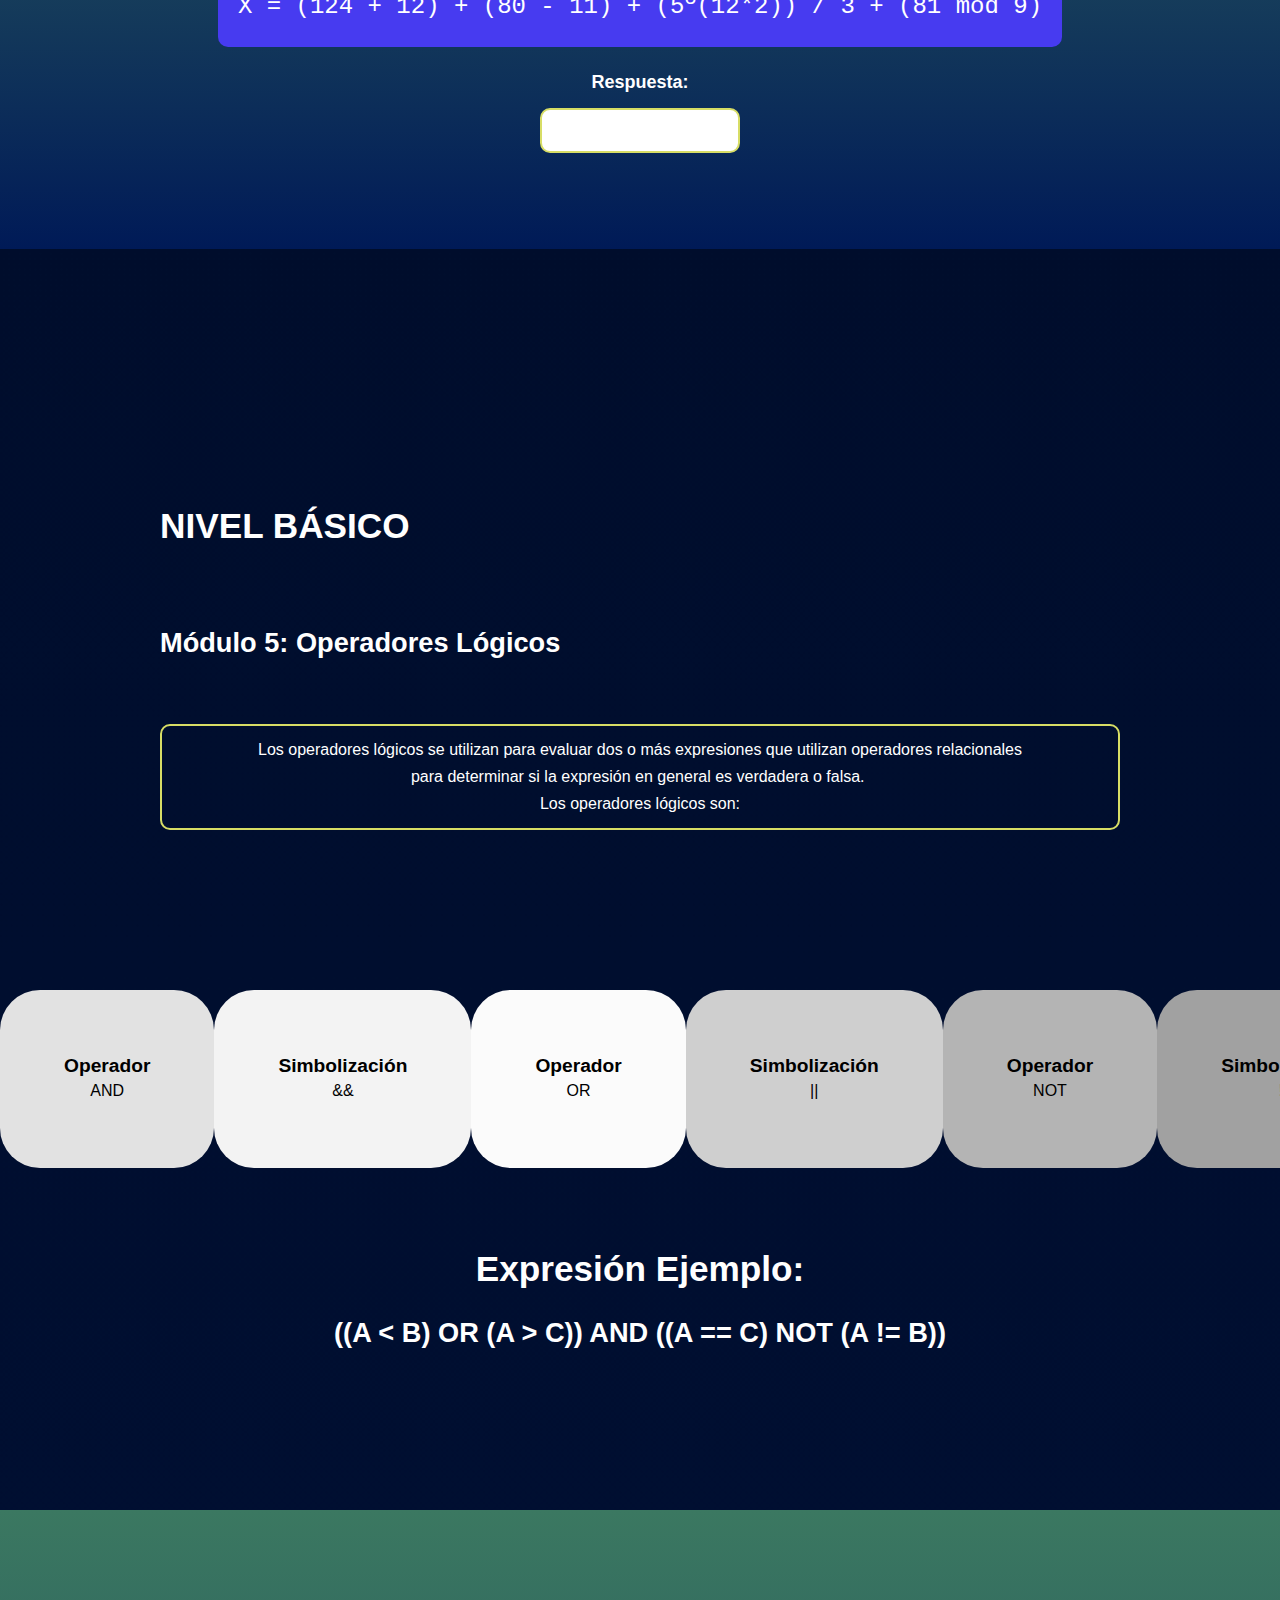
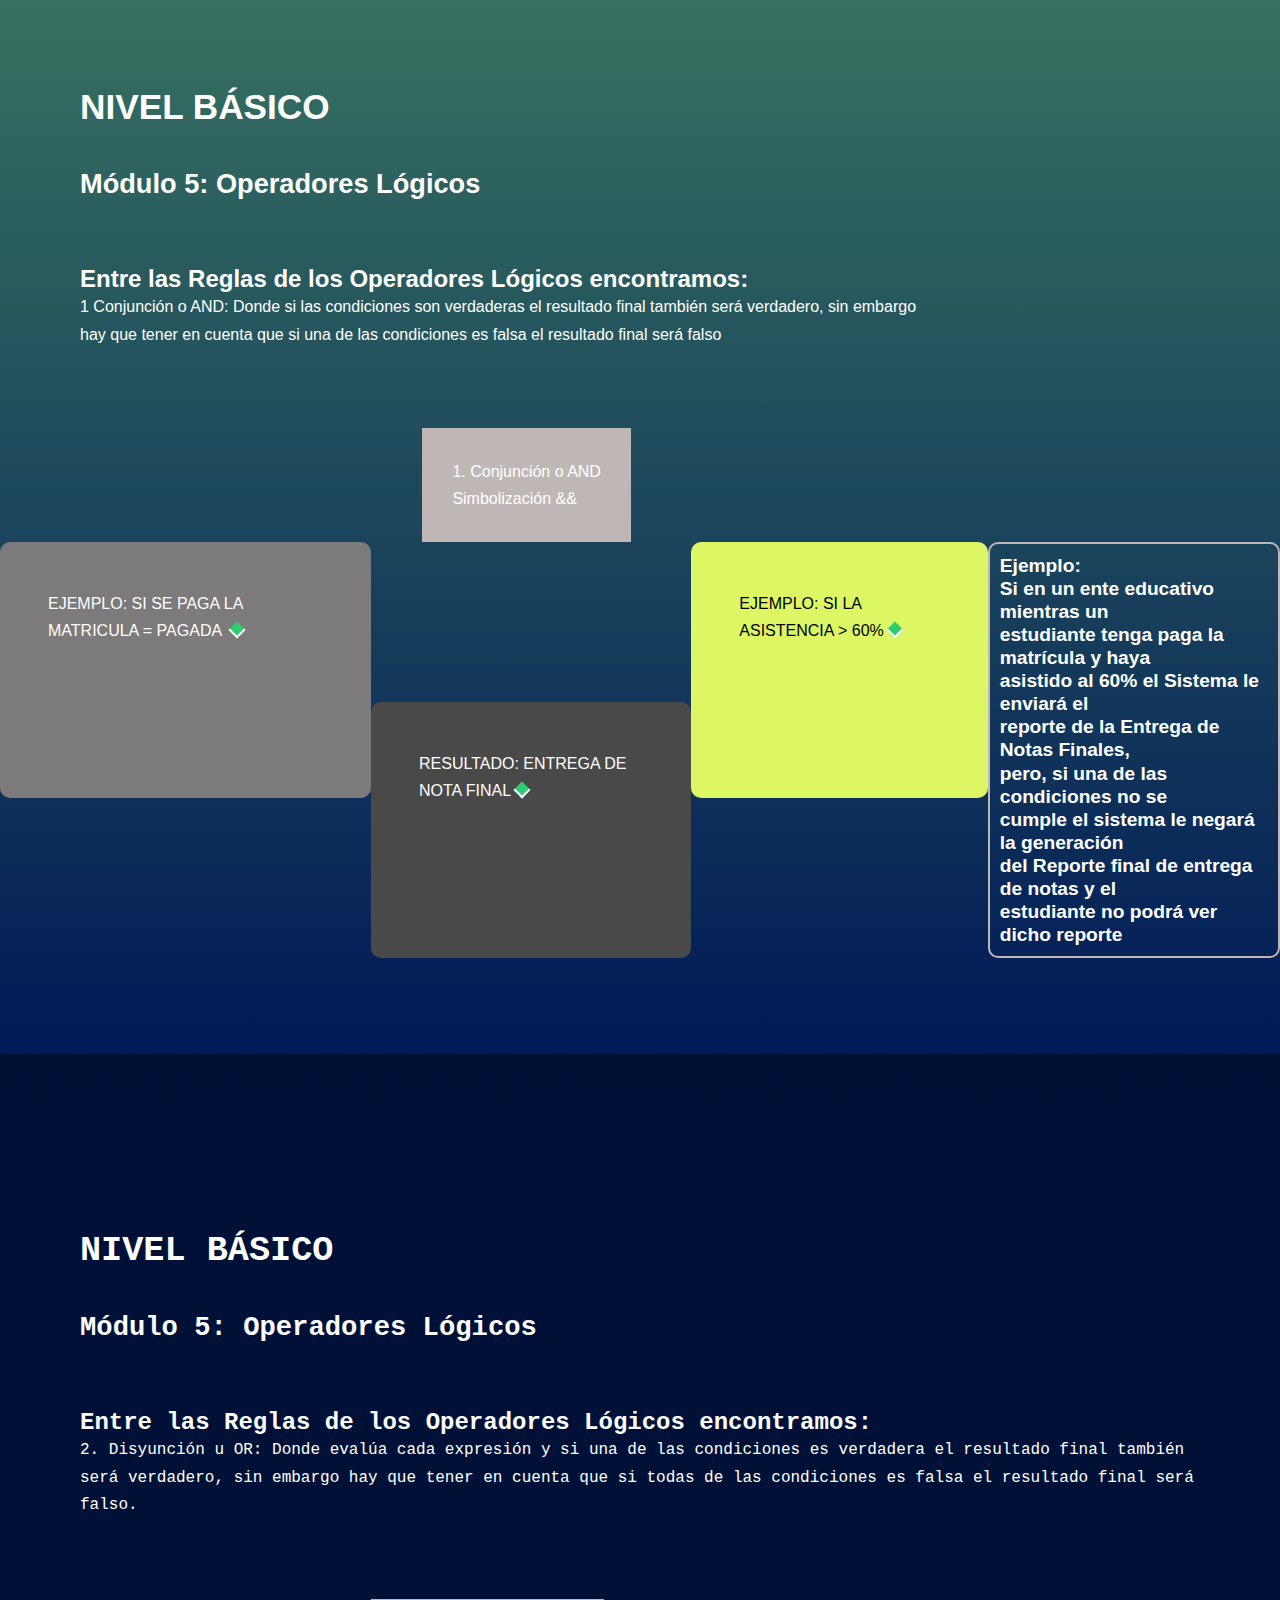
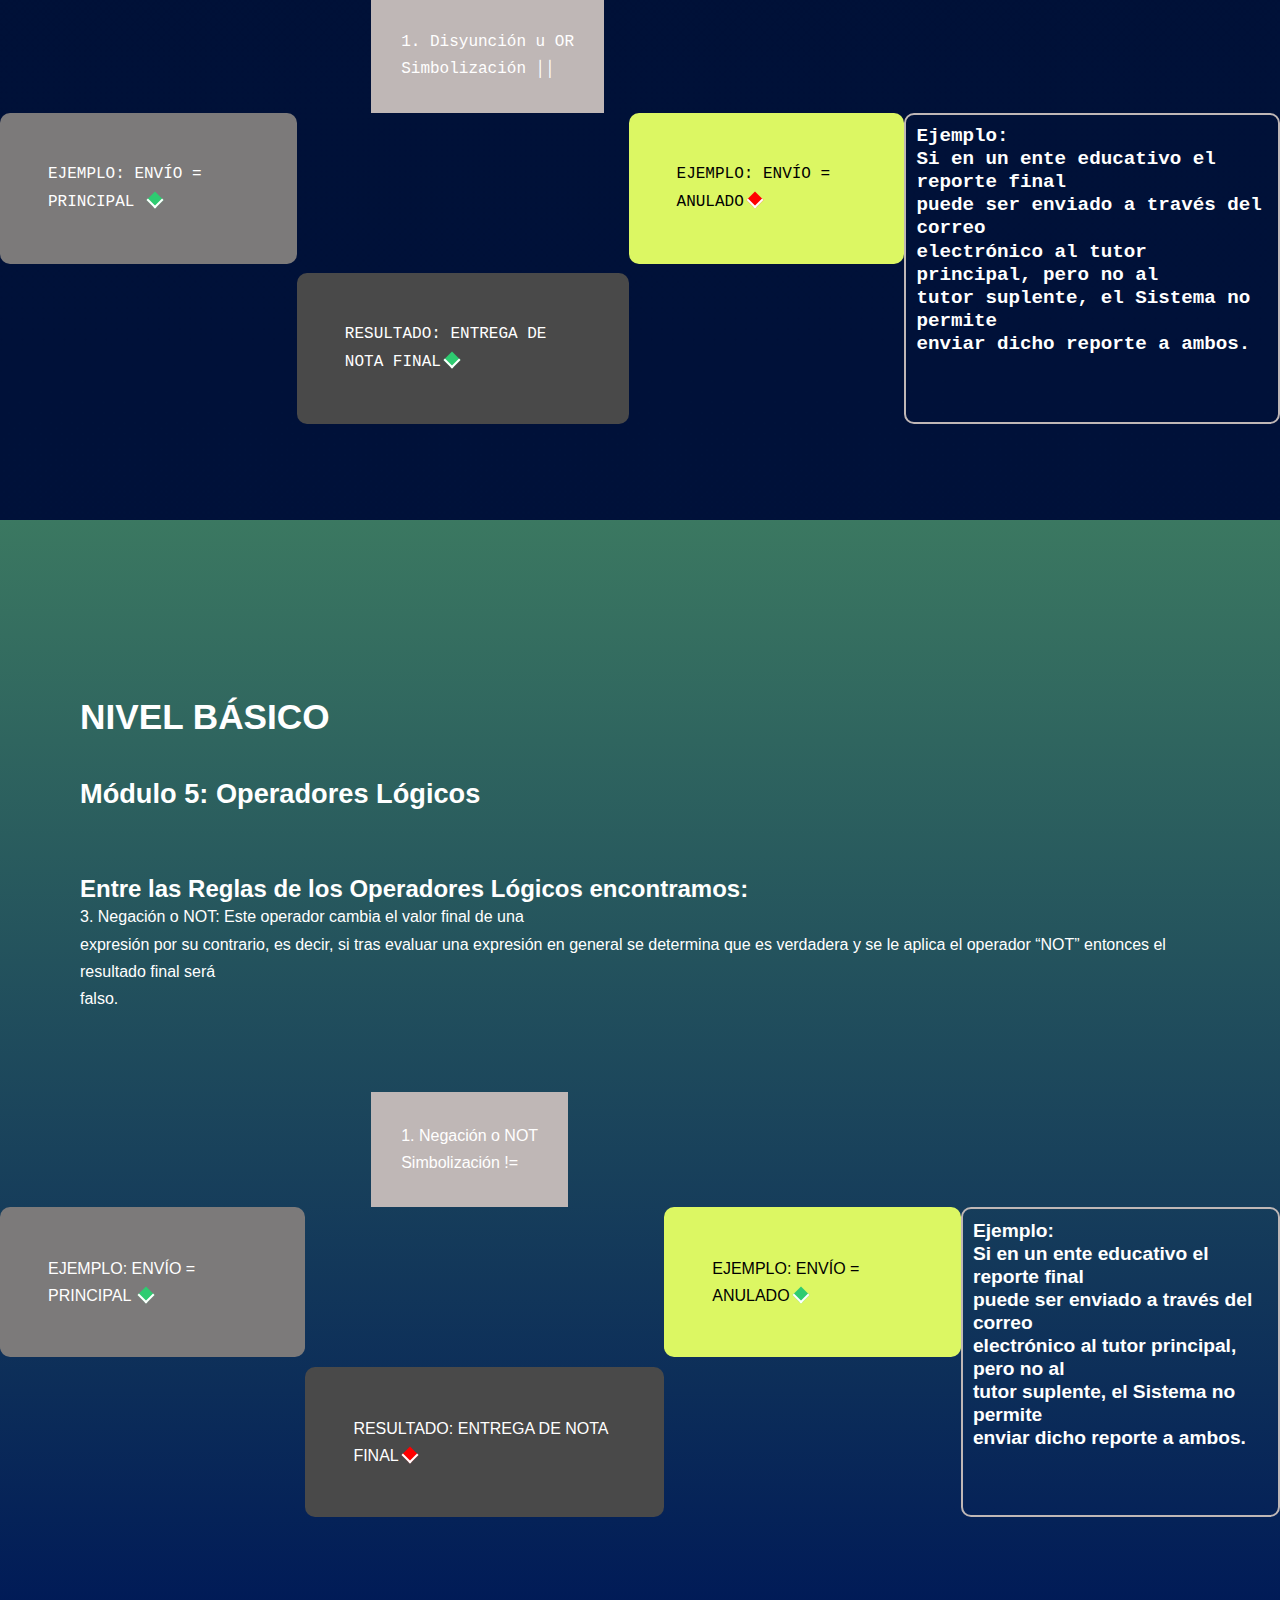
<file: programacion.html>
<!DOCTYPE html>
<html lang="en">

<head>
  <meta charset="UTF-8" />
  <meta http-equiv="X-UA-Compatible" content="IE=edge" />
  <meta name="viewport" content="width=device-width, initial-scale=1.0" />
  <title>Programación</title>
  <link rel="stylesheet" href="css/programacion.css" />
  <link rel="stylesheet" href="css/style.css" />
  <link rel="stylesheet" href="https://unicons.iconscout.com/release/v4.0.0/css/line.css">
  <link rel="stylesheet" href="https://cdnjs.cloudflare.com/ajax/libs/font-awesome/6.4.0/css/all.min.css" integrity="sha512-iecdLmaskl7CVkqkXNQ/ZH/XLlvWZOJyj7Yy7tcenmpD1ypASozpmT/E0iPtmFIB46ZmdtAc9eNBvH0H/ZpiBw==" crossorigin="anonymous" referrerpolicy="no-referrer" />
</head>

<body>
  <nav>
    <div class="container nav__container">
      <a href="index.html"><img style="width: 5rem; background-color: white;" src="img/logo ucc.png" alt="UCC"></a>
      <a href="index.html">
        <h4>Programación & Base de Datos</h4>
      </a>
      <ul class="nav__menu">
        <li>
          <a href="index.html"><i class="uil uil-estate"></i> Inicio</a>
        </li>
        <li>
          <a href="informacion.html"><i class="uil uil-info-circle"></i> Información</a>
        </li>
        <li>
          <a href="programacion.html"><i class="uil uil-brackets-curly"></i> Programación</a>
        </li>
        <li>
          <a href="baseDatos.html"><i class="uil uil-database"></i> Base de Datos</a>
        </li>
      </ul>
      <button id="open-menu-btn"><i class="uil uil-bars"></i></button>
      <button id="close-menu-btn"><i class="uil uil-multiply"></i></button>
    </div>
  </nav>

  <section id="info-programacion">
    <h1 style="margin-top: 50px;">BIENVENIDOS!! NIVEL BÁSICO</h1>
    <h2 style="margin-top: 50px;">Módulo 1: Conceptos Básicos</h2>
    <p>
      La lógica es la base de todo el conocimiento en programación, ya que es <br />
      posible aprender a escribir un código para que la computadora interprete correctamente. <br />
      Es decir que aprendes a comunicarte con la máquina a partir de un lenguaje. <br />
    </p>
    <p>
      Ten en cuenta que el lenguaje en sí no importa mucho al inicio, puesto
      que la lógica es la misma <br />
      para todos, por esta razón no te preocupes, comenzar aprendiendo la
      lógica de programación es <br />
      el mejor camino y aquí te ayudaremos a encontrarlo.
    </p>
    <audio id="audio-correcto">
      <source src="audios/correct.wav" type="audio/mp3">
    </audio>
    <section id="seccion-oculta" style="display: none">
      <h2>¡Respuesta correcta!</h2>
      <p>
        Lógica es la técnica utilizada para desarrollar instrucciones en una
        secuencia para lograr determinado objetivo.​
      </p>
      <i class="fa-sharp fa-solid fa-check fa-bounce" style="font-size: 3rem; color: green; margin-right: 50px;"></i> 
      <button id="boton-cierre" type="button">Cerrar</button>
    </section>
    <form id="formulario">
      <label for="respuesta">¿Qué es Lógica de Programación?​</label>
      <input type="text" id="respuesta" name="respuesta" />
      <button id="enviar" type="submit" onClick="comprobar()">Enviar</button>
    </form>
  </section>

  <section class="container__algoritmo header__container" style="display: flex; align-items: center;">
    <div class="header__left">
      <h1>Módulo 1: Conceptos Básicos​ <i class="uil uil-notebooks"></i></h1>
      <p class="cuadro-info">
        ¿Qué es un Algoritmo?​ El algoritmo es la propia secuencia de instrucciones para la ejecución de una tarea. De
        una forma más simple, el algoritmo es una receta o ruta que indica todos los procedimientos necesarios para
        realizar algo o resolver un problema.
      </p>
    </div>
    <div class="header__right">
      <div class="linea-verde">
        <h2>Ejemplo:​ Algoritmo “Papa-frita”</h2>
        <ol>
          <li>Tomar las papas</li>
          <li>Pelar las papas</li>
          <li>Cortar las papas en tiras</li>
          <li>Calentar aceite en un sartén</li>
          <li>Freír las papas hasta que estén doradas</li>
          <li>Retirar las papas y escurrirlas</li>
          <li>Servir las papas fritas</li>
        </ol>
      </div>
    </div>
  </section>

  <div class="conceptos_basicos">
    <h1>Módulo 1: Conceptos Básicos</h1>
    <section class="variable-constante">
      <div class="contenedor-variable-constante">
        <div class="variable">
          <h2>¿Qué es una Variable?​ </h2>

          <p>
            Una variable es un espacio para almacenar <br>
            un tipo de dato que puede ser modificado <br>
            cuando sea necesario.​
          </p>
          <div class="constante">
            <h2>¿Qué es una Constante?​</h2>

            <p>
              En cambio la constante posee un dato
              definido al inicio del programa y no podrá
              ser alterado.​
            </p>
          </div>
        </div>
        <p class="ejemplo">
          Continuando con el ejemplo de la “papa frita”, podemos decir que el aceite es una variable, ya que puede
          estar caliente o frío. Y el tiempo que demoran las papas fritas en estar listas es una constante; pues siempre
          serán 10 minutos, por ejemplo.​
        </p>

    </section>
  </div>
  
  <div class="actividad">
    <h1>Módulo 1: Conceptos Básicos</h1>
    <section class="actividad-unir">
      <div class="titulo-actividad">
        <h1>Actividad</h1>
        <h2>Unir cada palabra con su correspondiente significado​</h2>
      </div>
    </section>
    <div class="terminos-definiciones">
      <div class="terminos">
        <ul>
          <li class="termino seleccionable">Variable<span class="check-icon"></span></li>
          <li class="termino seleccionable">Constante<span class="check-icon"></span></li>
          <li class="termino seleccionable">Lógica de Programación<span class="check-icon"></span></li>
          <li class="termino seleccionable">Algoritmo<span class="check-icon"></span></li>
        </ul>
      </div>
      <div class="definiciones">
        <ul>
          <li class="definicion">Posee un dato definido al inicio del <br>
            programa y no podrá ser alterado<span class="check-icon"></span>
          </li>
          <li class="definicion">Es la propia secuencia de instrucciones para <br>
            la ejecución de una tarea.​<span class="check-icon"></span>
          </li>
          <li class="definicion">Es un espacio para almacenar un tipo de <br>
            dato que puede ser modificado cuando sea <br>
            necesario<span class="check-icon"></span>
          </li>
          <li class="definicion">
            Utilizada para desarrollar instrucciones en <br>
            una secuencia para lograr determinado <br>
            objetivo.​<span class="check-icon"></span>
          </li>
        </ul>
      </div>
    </div>
  </div>
  
  <section class="modulo2">
    <div class="modulo2-parte1">
      <div class="titulos-modulo2">
        <h1>NIVEL BÁSICO​</h1>
        <h2>Módulo 2: Resolución de Problemas mediante el Razonamiento Lógico​</h2>
      </div>
      <p class="descripcion1">
        El razonamiento es la facultad que <br>
        tiene el ser humano de resolver <br>
        problemas, poder evaluar opciones y <br>
        elegir la más adecuada por medio del pensamiento lógico, este tipo <br>
        de pensamiento se puede clasificar en <br>
        dos tipos:​
      </p>

      <p class="definicion1">
        DEDUCTIVO: Ya que parte de <br>
        ideas generales para llegar a <br>
        conclusiones particulares.
      </p>

      <p class="definicion2">
        ANALÍTICO: Ya que allí se <br>
        desglosan las ideas para <br>
        facilitar su entendimiento y el <br>
        organizar para ordenar las ideas para analizarlas una <br>
        detrás de otras.
      </p>
    </div>
  </section>

  <section class="abstraccion">
    <div class="titulos-abstraccion">
      <h1>Nivel Básico</h1>
      <h2>Módulo 2: Resolución de Problemas mediante el Razonamiento Lógico​</h2>
      <h3>Abstracción y Detección de Variables​</h3>
    </div>
    <div class="abstraccion-grid">
      <p class="descripcion-abstraccion">
        El pensamiento lógico <br />
        facilita la abstracción del <br /> problema, es decir, la <br /> identificación de la <br /> información
        relevante
        de <br /> una situación por resolver.​
      </p>

      <p class="ejemplo-abstraccion">
        Por ejemplo: Información de un estudiante de <br /> un centro educativo ya que se requiere el <br /> control de
        un
        sistema escolar
        para tener <br /> información del estudiante, y por medio de la <br /> abstracción se tiene información como:
        <br />
        Nombre completo, edad,
        año escolar, nombre <br /> del profesor, grupo y calificación obtenida etc ​
      </p>

    </div>
    </div>
  </section>

  <section class="pasos-abstraccion">
    <div class="titulo-pasos">
      <h1>Nivel Básico</h1>
      <h2>Módulo 2: Resolución de Problemas mediante el Razonamiento Lógico​</h2>
      <h3>Abstracción y Detección de Variables​</h3>
    </div>

    <p class="descripcion-pasos">
      Pasos para la abstracción y Detección de Variables
    </p>

    <div class="contenedor-pasos">
      <div class="pasos">
        <h3>Identificación de la necesidad</h3>
        <h3>Abstraer los componentes</h3>
        <h3>Identificación de restricciones​</h3>
      </div>

      <div class="descripcion-pasos">
        <p>
          Indagar ¿Cuál es la necesidad de resolver en el ejemplo anterior se requiere de un Sistema que lleve el
          control del desempeño académico de un estudiante​
        </p>
        <p>
          Abstraer los componentes elementales del problema y determinar las variables en el caso del ejemplo del Centro
          Educativo son los datos de cada estudiante y de las asignaturas​
        </p>
        <p>
          Identificar si existen restricciones para poder resolver el problema, siguiendo con el ejemplo del centro
          educativo el envío del informe de las calificaciones a los padres de familia puede estar condicionado con el
          pago de matricula​
        </p>
      </div>
    </div>
  </section>

  <section class="sopa-letras">
    <div class="enunciado-sopa">
      <h1>Módulo 2: Resolución de Problemas mediante el Razonamiento Lógico​</h1>
      <h2>ACTIVIDAD</h2>
      <h3>
        De la siguiente sopa de letras encontrar las siguientes palabras: ​
        Deductivo, Analítico, Abstracción y Detección
      </h3>
    </div>
    <div id="puzzle"></div>
    <div id="palabras-encontradas"></div>
  </section>

  <section class="modulo3">
    <div class="titulos-modulo3">
      <h1>NIVEL BÁSICO</h1>
      <h2>Módulo 3: Diseño de Algoritmos​</h2>
      <p>Un algoritmo consiste en una serie de instrucciones detalladas finitas y escritas en un lenguaje cotidiano <br />
        sobre cómo
        resolver un problema o ejecutar una acción por medio del razonamiento lógico.​</p>
    </div>
    <div class="cualitativos-cuantitativos">
      <div class="cualitativos">
        <p>Cualitativos: Consiste en listar <br /> los pasos a seguir en <br /> actividades diarias cómo por <br /> ejemplo preparar una
          bebida​.</p>
      </div>
      <div class="cuantitativos">
        <p>Cuantitativos: Implican <br /> realizar cálculos numéricos por ejemplo obtener la raíz <br /> cuadrada de un número.​</p>
      </div>
    </div>
  </section>

  <section class="entradas-acciones-algoritmos">
    <div class="titulos-eaa">
      <h1>NIVEL BÁSICO​</h1>
      <h2>Módulo 3: Diseño de Algoritmos​</h2>
      <p>Para entender mejor un algoritmo se puede comparar con las actividades o acciones que ejecutamos a <br /> diario como por
        ejemplo el cepillado de los dientes. Para definir mejor nuestro algoritmo se puede clasificar <br /> en los siguientes
        elementos:​</p>
    </div>

    <div class="contenedoreaa">
      <div class="cuadros-eaa">
        <div class="cuadro1">
          ENTRADAS
        </div>
        <div class="cuadro2">
          ACCIONES
        </div>
        <div class="cuadro3">
          RESULTADOS
        </div>
      </div>
    
      <div class="descripciones-cuadroseaa">
        <div class="decripcioneaa1">
          <p>Elementos que son necesarios <br /> para realizar una acción. En el <br /> ejemplo de cepillarse los dientes
            <br /> se requiere insumos
            como el <br /> cepillo de dientes, la crema <br /> dental y un vaso con agua​</p>
        </div>
        <div class="decripcioneaa2">
          <p>Consiste en la redacción de las <br /> acciones y enumerar cada <br /> instrucción. En el ejemplo de <br /> cepillarse los dientes:​ <br />
    
            1. Tomar la pasta dental​ <br />
    
            2. Abrir el producto​ <br />
    
            3. Colocar la tapa de la crema en algún lugar etc​. <br /> </p>
        </div>
        <div class="decripcioneaa3">
          <p>Consiste en analizar que se <br /> pretende obtener. En el ejemplo <br /> de cepillarse los dientes, es <br /> obtener dientes sin
            residuos de <br /> comida.​​</p>
        </div>
      </div>
    </div>
  </section>

  
  

  <section class="modulo4">
    <div class="titulos-modulo4">
      <h1>NIVEL BÁSICO​</h1>
      <h2>Módulo 4: Uso de Operadores Aritméticos​</h2>
      <p>Los operadores aritméticos son los que permiten realizar operaciones matemáticas como son la suma, resta, <br />
        multiplicación, división y potencia entre otras. Y se utilizan en algoritmos cuantitativos para encontrar la <br /> solución
        a un problema.​</p>
    </div>

    <div class="cuadroOperadores">
      <h3 class="suma">
        <p>SUMA +</p>
      </h3>
      <h3 class="resta">
        <p>RESTA -</p>
      </h3>
      <h3 class="multiplicacion">
        <p>MULTIPLICACIÓN X</p>
      </h3>
      <h3 class="division">
        <p>DIVISIÓN /</p>
      </h3>
    </div>
  </section>

  <section class="calculos">
    <div class="titulos-calculos">
      <h1>NIVEL BÁSICO</h1>
      <h2>Módulo 4: Uso de Operadores Aritméticos​</h2>
      <p>
        Al momento de realizar estas operaciones es frecuente agruparlas en uno o más paréntesis para poder <br />
        facilitar su cálculo. Además que por medio de este símbolo los paréntesis () se indica que las operaciones <br />
        deben realizarse de izquierda a derecha, respetando la prioridad de ejecución de los operadores que es la <br />
        siguiente:
      ​</p>
    </div>

    <div class="ejemplos-calculos">
      <h2>Cálculo de Potencias​. 5^3= 5x5x5</h2>
      <h2>Multiplicación y División (125(12x2))/3 <br />
      (125(24))/3​</h2>
      <h2>Obtención del módulo o residuo​ <br/> 9/9=81%0​</h2>
      <h2>Suma y Resta <br /> (124+12) + (84-11) + (1000) + (0) = 136 + 73 + 1000 + 0 = 1209 ​</h2>
    </div>
  </section>

  <section class="actividad-operacion">
    <div class="activida-sumas">
      <h1>Módulo 4: Uso de Operadores Aritméticos​</h1>
      <h2>ACTIVIDAD:​</h2>
      <p>Resolver la siguiente Operación:​</p>
    </div>

    <div class="operacion">
      <p>X = (124 + 12) + (80 - 11) + (5<sup>3</sup>(12*2)) / 3 + (81 mod 9)</p>
    </div>

    <form class="respuesta-actividad">
      <label for="respuesta" class="label-respuesta">Respuesta:</label>
      <input type="number" id="respuesta" name="respuesta" class="input-respuesta">
    </form>
    
  </section>

  <section class="modulo5">
    <div class="titulos-modulo5">
      <h1>NIVEL BÁSICO​</h1>
      <h2>Módulo 5: Operadores Lógicos​</h2>
      <p>
        Los operadores lógicos se utilizan para evaluar dos o más expresiones que utilizan operadores relacionales <br />
        para determinar si la expresión en general es verdadera o falsa. ​<br />
        Los operadores lógicos son:​
      </p>
    </div>
  
    <div class="operadores-logicos">
      <div class="operador-logico">
        <h4>Operador</h4>
        <p>AND</p>
      </div>
      <div class="operador-logico">
        <h4>Simbolización</h4>
        <p>&&</p>
      </div>
      <div class="operador-logico">
        <h4>Operador</h4>
        <p>OR</p>
      </div>
      <div class="operador-logico">
        <h4>Simbolización</h4>
        <p>||</p>
      </div>
      <div class="operador-logico">
        <h4>Operador</h4>
        <p>NOT</p>
      </div>
      <div class="operador-logico">
        <h4>Simbolización</h4>
        <p>!=</p>
      </div>
    </div>

    <div class="expresion">
      <h1>Expresión Ejemplo:​</h1> <br />
      <h2>((A < B) OR (A > C)) AND ((A == C) NOT (A != B))​</h2>
    </div>
  </section>

  <section class="conjuncion">
    <div class="titulos-conjuncion">
      <h1>NIVEL BÁSICO​</h1>
      <h2>Módulo 5: Operadores Lógicos</h2>
      <h3>Entre las Reglas de los Operadores Lógicos encontramos:​</h3>
      <p>1 Conjunción o AND: Donde si las condiciones son verdaderas el resultado final también será verdadero, sin embargo <br />
        hay que tener en cuenta que si una de las condiciones es falsa el resultado final será falso​</p>
    </div>

    <div class="simbolizacion">
        <p>1. Conjunción o AND <br /> Simbolización​ &&</p>
    </div>

    <div class="cuadros-conjuncion1">
      <p>EJEMPLO: SI SE PAGA LA MATRICULA = PAGADA <span></span>​</p>
      <p>RESULTADO: ENTREGA DE NOTA FINAL<span></span>​</p>
      <p>EJEMPLO: SI LA ASISTENCIA > 60%​​<span></span>​</p>     

      <div class="ejemplo-conjuncion">
        <h4>Ejemplo:​ <br /> 

          Si en un ente educativo mientras un <br />
          estudiante tenga paga la matrícula y haya <br /> asistido al 60% el Sistema le enviará el <br /> 
          reporte de la Entrega de Notas Finales, <br /> pero, si una de las condiciones no se <br /> cumple el sistema le negará la generación <br />
          del Reporte final de entrega de notas y el <br /> estudiante no podrá ver dicho reporte​</h4>
      </div>
    </div>

  </section>

  <section class="disyuncion">
    <div class="titulos-disyuncion">
      <h1>NIVEL BÁSICO​</h1>
      <h2>Módulo 5: Operadores Lógicos</h2>
      <h3>Entre las Reglas de los Operadores Lógicos encontramos:​</h3>
      <p>2. Disyunción u OR: Donde evalúa cada expresión y si una de las condiciones es verdadera el resultado final también <br />
        será verdadero, sin embargo hay que tener en cuenta que si todas de las condiciones es falsa el resultado final será <br />
        falso​​.</p>
    </div>

    <div class="simbolizacion">
        <p>1. Disyunción u OR​ <br /> Simbolización​ ││​</p>
    </div>

    <div class="cuadros-disyuncion1">
      <p>EJEMPLO: ENVÍO = PRINCIPAL​ <span></span>​</p>
      <p>RESULTADO: ENTREGA DE NOTA FINAL<span></span>​</p>
      <p>EJEMPLO: ENVÍO = ANULADO​​<span></span>​</p>     

      <div class="ejemplo-disyuncion">
        <h4>Ejemplo:​ <br />
          Si en un ente educativo el reporte final <br /> 
          puede ser enviado a través del correo <br /> 
          electrónico al tutor principal, pero no al <br /> 
          tutor suplente, el Sistema no permite <br />
          enviar dicho reporte a ambos​.
      </div>
  </section>
  
  <section class="negacion">
    <div class="titulos-negacion">
      <h1>NIVEL BÁSICO​</h1>
      <h2>Módulo 5: Operadores Lógicos</h2>
      <h3>Entre las Reglas de los Operadores Lógicos encontramos:​</h3>
      <p>3. Negación o NOT: Este operador cambia el valor final de una <br /> 
         expresión por su contrario, es decir, si tras evaluar una expresión en general se determina que es verdadera y se le aplica el operador “NOT” entonces el resultado final
         será <br /> falso.</p>
    </div>

    <div class="simbolizacion">
        <p>1. Negación o NOT​​ <br /> Simbolización​ !=​​</p>
    </div>

    <div class="cuadros-negacion1">
      <p>EJEMPLO: ENVÍO = PRINCIPAL​ <span></span>​</p>
      <p>RESULTADO: ENTREGA DE NOTA FINAL<span></span>​</p>
      <p>EJEMPLO: ENVÍO = ANULADO​​<span></span>​</p>     

      <div class="ejemplo-negacion">
        <h4>Ejemplo:​ <br />
          Si en un ente educativo el reporte final <br /> 
          puede ser enviado a través del correo <br /> 
          electrónico al tutor principal, pero no al <br /> 
          tutor suplente, el Sistema no permite <br />
          enviar dicho reporte a ambos​.
      </div>
  </section>

  <section class="operadores-logicos-presente">
    <div class="titulos-operadores-logicos">
      <h1>NIVEL BÁSICO​</h1>
      <h2>Módulo 5: Operadores Lógicos</h2>
      <h3>Entre las Reglas de los Operadores Lógicos encontramos:​</h3>
      <p>
        Tener presente que los operadores lógicos en conjunto con los operadores aritméticos y los operadores relacionales <br />
        son utilizados para validar expresiones complejas en los programas y aplicaciones que se utilizan diariamente
      ​</p>
    </div>
    <div class="circulo-simbolizacion">
      <h1>PROGRAMAS <br /> APLICATIVOS</h1>
    </div>
    <section class="cuadrosSimbolizacion">
      <div class="cuadro-simbolizacion1">
        <h1>Operadores Lógicos</h1>
        <p>NOT (!=)</p>
        <p>AND (&&)</p>
        <p>NOT (||)</p>
      </div>
      <div class="cuadro-simbolizacion2">
        <h1>Operadores Aritméticos</h1>
        <p>Suma (+)</p>
        <p>Resta (-)</p>
        <p>Multiplicación (*)</p>
        <p>División (/)</p>
      </div>
      <div class="cuadro-simbolizacion3">
        <h1>Operadores Relacionales</h1>
        <p>Mayor Que (>)</p>
        <p>Menor Que (<)</p>
        <p>Mayor Igual Que (>=)</p>
        <p>Menor Igual Que (>=)</p>
        <p>Igual (==)</p>
      </div>
    </section>

  </section>

  <section class="actividad-completar-campos">
    <div class="titulos-actividad-completar-campos">
      <h1 style="color: black;">ACTIVIDAD:</h1>
      <h2 style="color: black;">Completar los campos:</h2>
    </div>

    <div class="actividad-campos">
      <h1 class="punto1-campos" ">Disyunción o <input type="text" id="input1" placeholder="operador lógico"></input> se simboliza <input type="text" id="input2" placeholder="símbolo"></input></h1>
      <h1 class="punto2-campos" ">Conjunción o <input type="text" id="input3" placeholder="operador lógico"></input> se simboliza <input type="text" id="input4" placeholder="símbolo"></input></h1>
      <h1 class="punto3-campos" ">Negación u <input type="text" id="input5" placeholder="operador lógico"></input> se simboliza <input type="text" id="input6" placeholder="símbolo"></input></h1>
    </div>
    
    <div class="boton-enviar">
      <button type="submit" onclick="validarCampos()">Enviar</button>
    </div>
    
    <div id="mensaje-correcto" class="mensaje-correcto" style="display: none;">Correcto</div>
  </section>

  <hr/>

    <section class="modulo6" style="color: white;">
      <div class="titulos-modulo6">
        <h1>NIVEL BÁSICO</h1>
        <h2>Módulo 6: Diagrama de Flujo de Datos (DFD)</h2>
        <p>
          Un Diagrama de Flujo de Datos es la representación gráfica de un algoritmo a través de símbolos que se relacionan entre sí e indican cómo deben ejecutarse las instrucciones para obtener un resultado. Esta clase de diagrama se caracteriza por tener un solo punto de partida de inicio y fin por diagrama e interpretarse de arriba hacia abajo y de izquierda a derecha.
        </p>
      </div>
      <div class="text-around">
        <p class="left-text" style="color: black;">Interpretación de arriba hacia abajo</p>
        <div class="imagemodulo6">
          <img src="img/diagrama.png" alt="diagrama">
        </div>
        <p class="right-text" style="color: black;">Interpretación de izquierda a derecha</p>
      </div>
    </section>
    <hr/> 
  
  

  <section class="diagrama-flujo">
    <div class="titulos-diagrama-flujo">
      <h1>NIVEL BÁSICO​</h1>
      <h2 style="margin-left: 150px;">Módulo 6: Diagrama de Flujo de Datos (DFD)​</h2>
      <p>¿Que se usa para crear un diagrama de flujos?​</p>
    </div>
    <div class="simbolos">
      <div class="simbolo">
        <span class="símbolo-inicio">Inicio</span>
      </div>
      <div class="simbolo">
        <span class="nombre-simbolo">Proceso</span>
      </div>
      <div class="simbolo">
        <span class="nombre-simbolo">Decisión</span>
      </div>
      <div class="simbolo">
        <span class="nombre-simbolo">Conector</span>
      </div>
      <div class="simbolo">
        <span class="nombre-simbolo">Fin</span>
      </div>
    </div>
  </section>

  <section class="modulo6-pasos-elaboracion">
    <div class="titulos-modulo6-pasos-elaboracion">
      <h1>NIVEL BÁSICO​</h1>
      <h2 >Módulo 6: Diagrama de Flujo de Datos (DFD)​​</h2>
      <p>Pasos para la elaboración de un Diagrama de Flujo para sumar dos números​​</p>
    </div>
    <div class="columnas-pasos">
      <div class="primera-columna">
        <h1>Paso 1: Identificar las entradas, salidas de datos​</h1>
        <h1>Paso 2: Asignarle un título al DFD​</h1>
        <h1>Paso 3: Dibujar el símbolo de inicio y trazar una línea de flujo vertical para unirlo con el siguiente elemento​</h1>
        <h1>Paso 4: Dibujar el símbolo de Entrada de Datos y escribir en su interior el nombre de la primera variable y trazar la línea de flujo vertical​</h1>
      </div>
      <div class="segunda-columna">
        <h2>Entradas: Número 1​ <br/>
                      Número 2​ <br />
                      Salidas: Suma​ <br />
                      Proceso​
        </h2>
        <h2>Paso 2: Asignarle un título al DFD​</h2>
        <h2>Paso 3: Dibujar el símbolo de inicio y trazar una línea de flujo vertical para unirlo con el siguiente elemento​</h2>
        <h2>Paso 4: Dibujar el símbolo de Entrada de Datos y escribir en su interior el nombre de la primera variable y trazar la línea de flujo vertical​</h2>
      </div>
      <div class="cuadro-elaboracion">
        <h3>Paso 5: Dibujar otro símbolo de Entrada de Datos y escribir en su interior el nombre de la segunda variable y trazar la línea de flujo vertical​</h3>
      </div>
    </div>
  </section>

  <hr />

  <section class="modulo6-pasos-elaboracion2">
    <div class="titulos-modulo6-pasos-elaboracion2">
      <div class="titulos-modulo6-pasos-elaboracion">
        <h1>NIVEL BÁSICO​</h1>
        <h2 >Módulo 6: Diagrama de Flujo de Datos (DFD)​​</h2>
        <p>Pasos para la elaboración de un Diagrama de Flujo para sumar dos números​​</p>
      </div>
      <div class="columnas-pasos2">
        <h1>Paso 6: Dibujar el símbolo de proceso y al interior suma el contenido de la variable Número_1 y Número_2</h1>
        <h1>Paso 7: Dibujar el símbolo de Salida de Datos y escribir en su interior el nombre de la variable que almacena el resultado​​</h1>
        <h1>Paso 8: Dibujar el símbolo de Fin​</h1>
      </div>
    </div>
  </section>

  <hr />

  <section class="formulario-final">
    <h1>EVALUACIÓN FINAL DEL NIVEL BÁSICO DEL CURSO DE LÓGICA DE PROGRAMACIÓN​</h1>
    <p>Bienvenido a la Evaluación Final del Nivel Básico del Curso de Lógica de Programación. <br />
       Indicaciones:​ <br />
       El Formulario está diseñado para máximo 3 intentos​ <br />
       Las preguntas son con única respuesta​ <br />
       No olvidar revisar que todas las preguntas estén marcadas​
    </p>
    <a href="programacion2.html" target="_blank"><button type="button">Continuar con la siguiente sección</button></a>
  </section>

  <footer>

    <div class="container footer__container">
        <div class="footer-1">
            <a href="index.html" class="footer__logo"><h4>Programación & Base de Datos</h4></a>
        </div>
        <div class="footer-2">
            <h4>Links</h4>
            <ul class="permaLinks">
                <li><a href="index.html">Inicio</a></li>
                <li><a href="baseDatos.html">Base de Datos</a></li>
                <li><a href="informacion.html">Información</a></li>
                <li><a href="programacion.html">Programación</a></li>
            </ul>
        </div>

        <div class="footer-socials">
            <li>
                <a href="#"><i class="uil uil-facebook-f"></i></a>
            </li>
            <li>
                <a href="#"><i class="uil uil-instagram-alt"></i></a>
            </li>
            <li>
                <a href="#"><i class="uil uil-twitter"></i></a>
            </li>
            <li>
                <a href="#"><i class="uil uil-linkedin-alt"></i></a>
            </li>
        </div>

        
    </div>
    <div class="footer__copyright">
        <small>&copy; Programación & Base de Datos!!</small>
        <small>Diseñado por: Jhonatan Otalvaro & Paola Caicedo.</small>
    </div>

</footer>


  <script src="main.js"></script>
  <script src="pregunta1.js"></script>
</body>

</html>
</file>
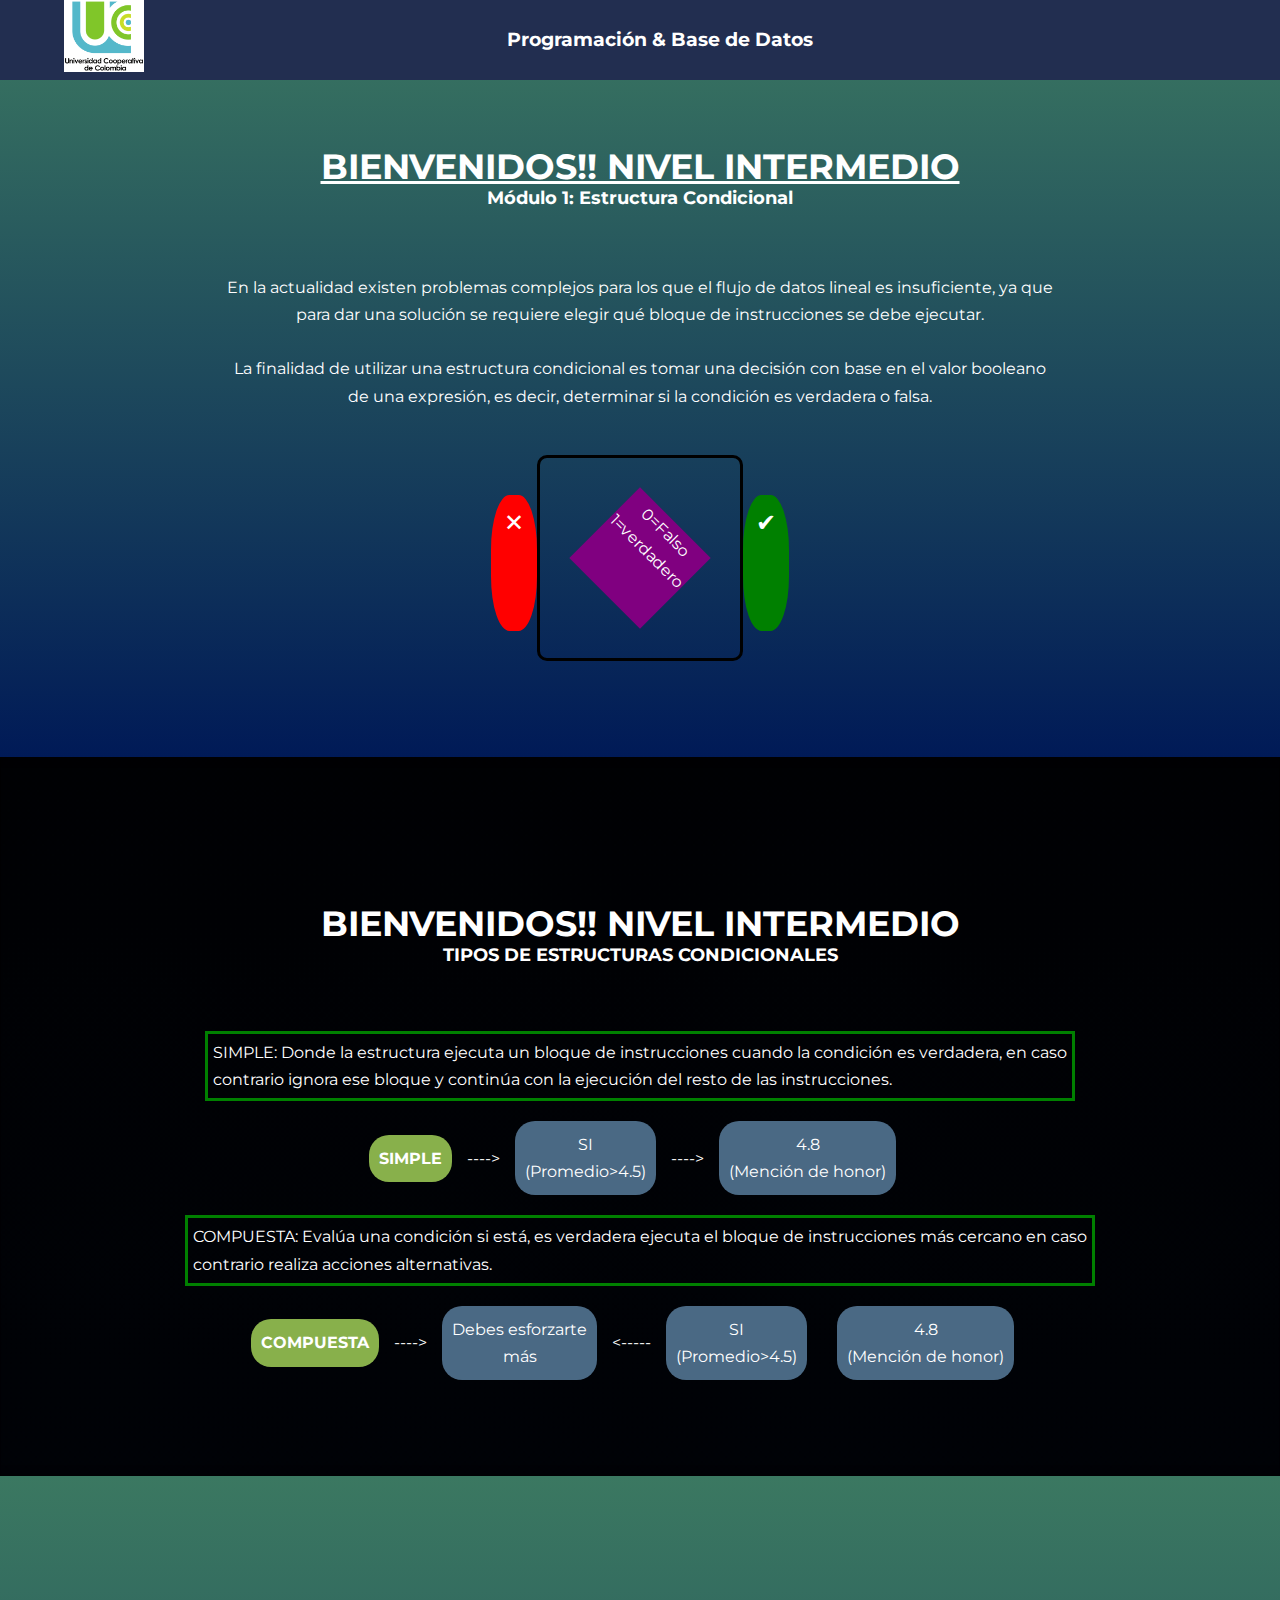
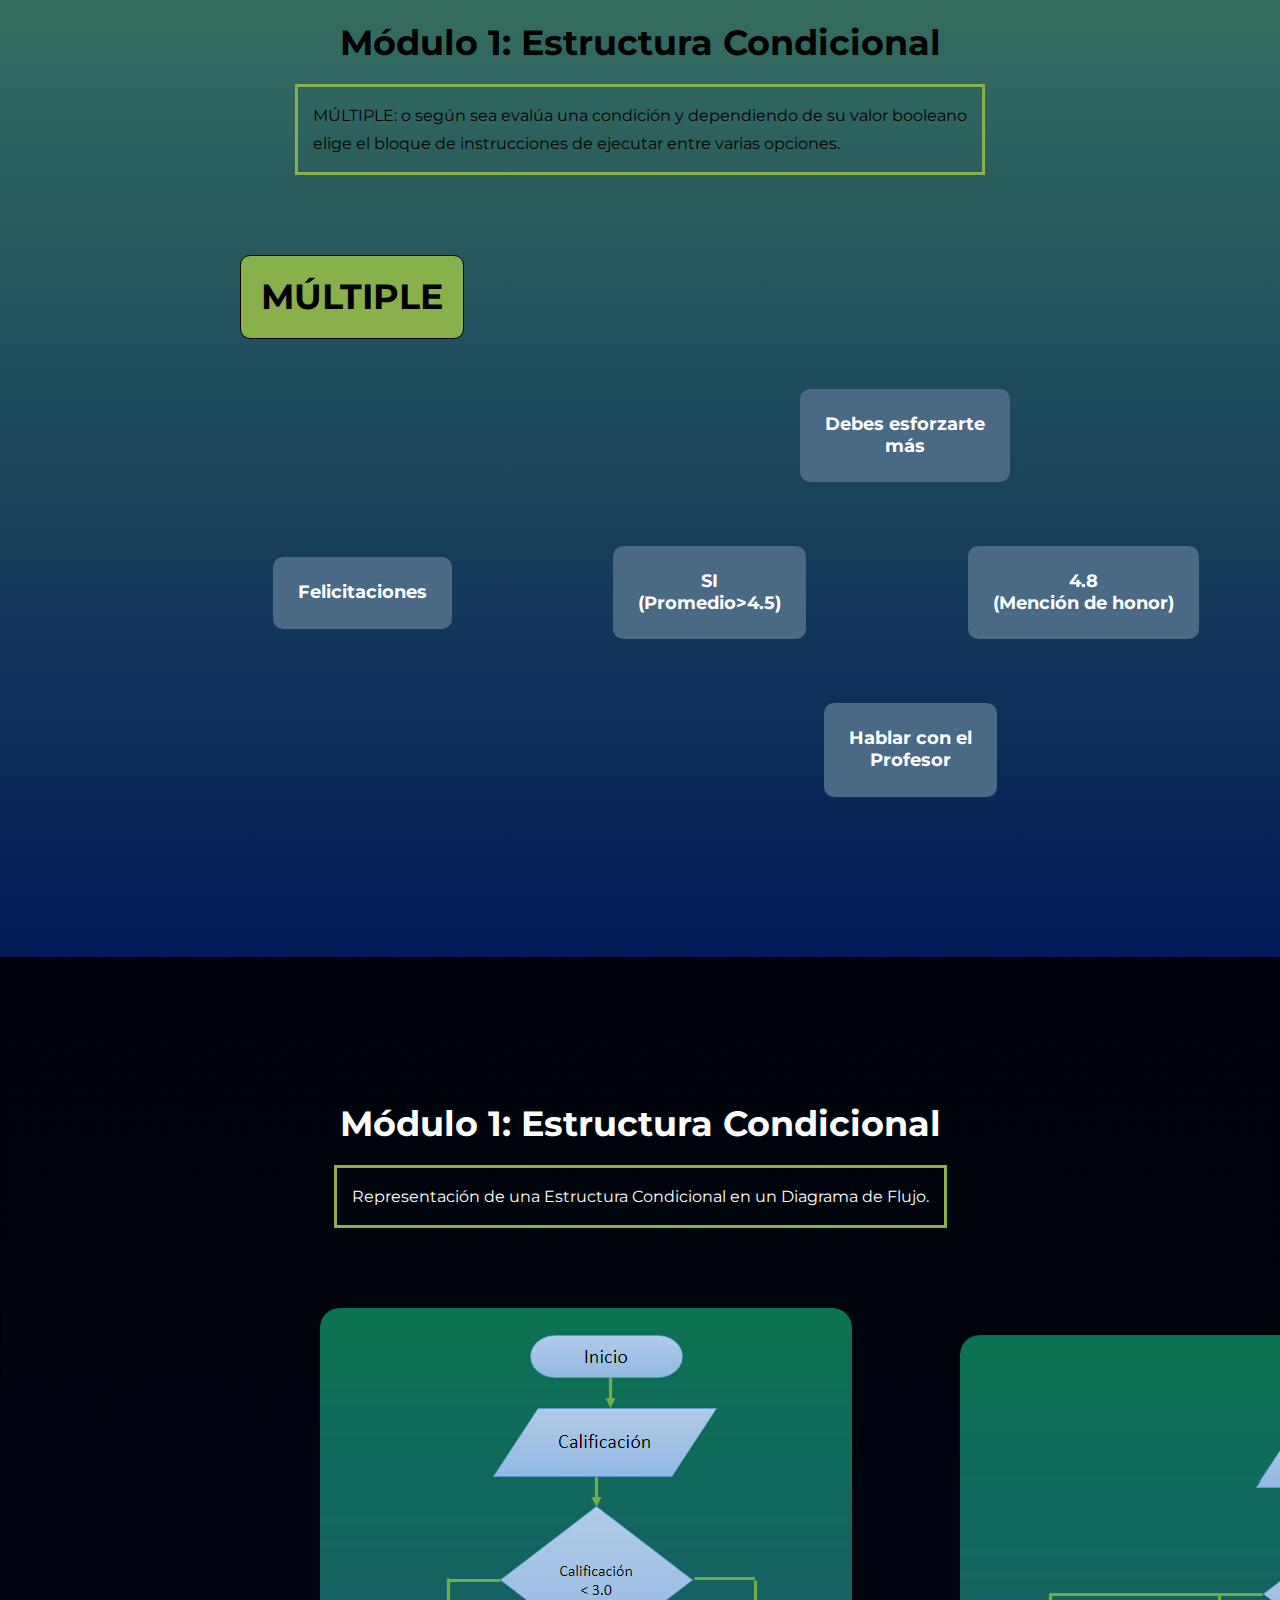
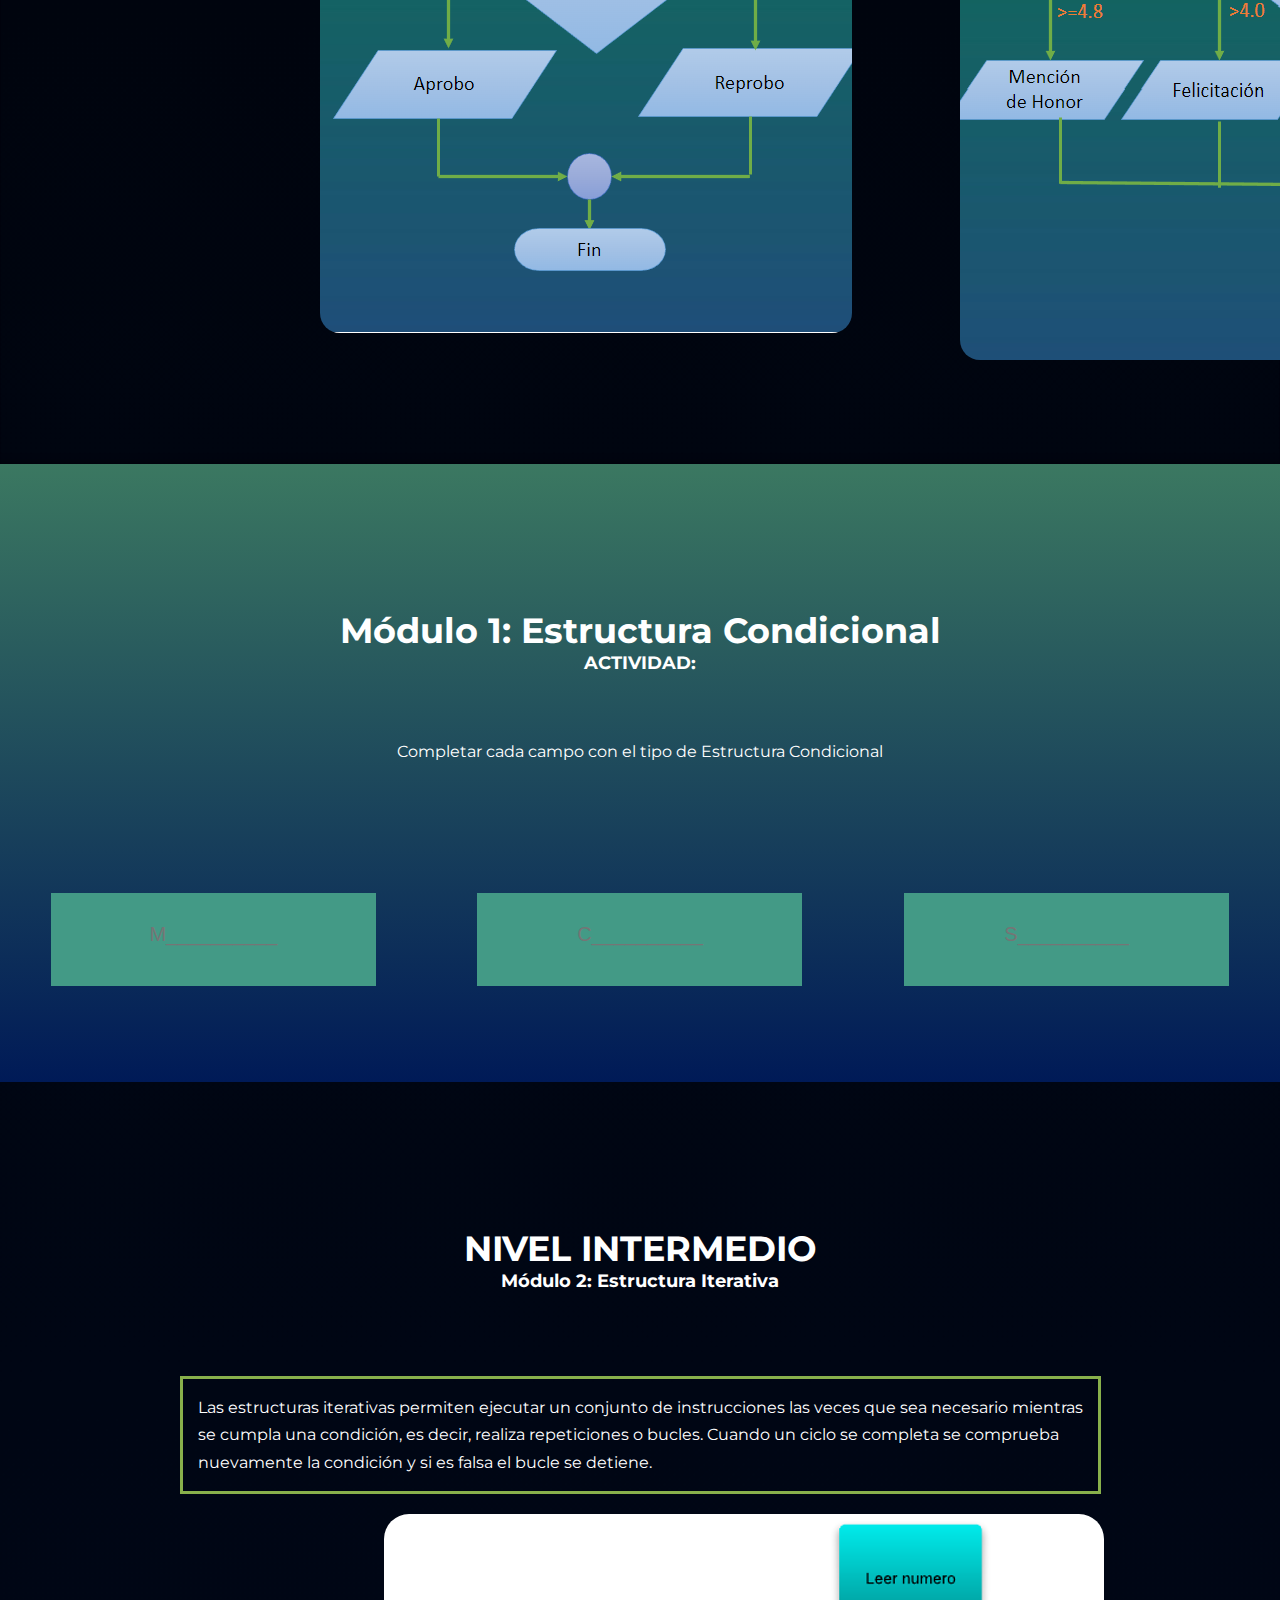
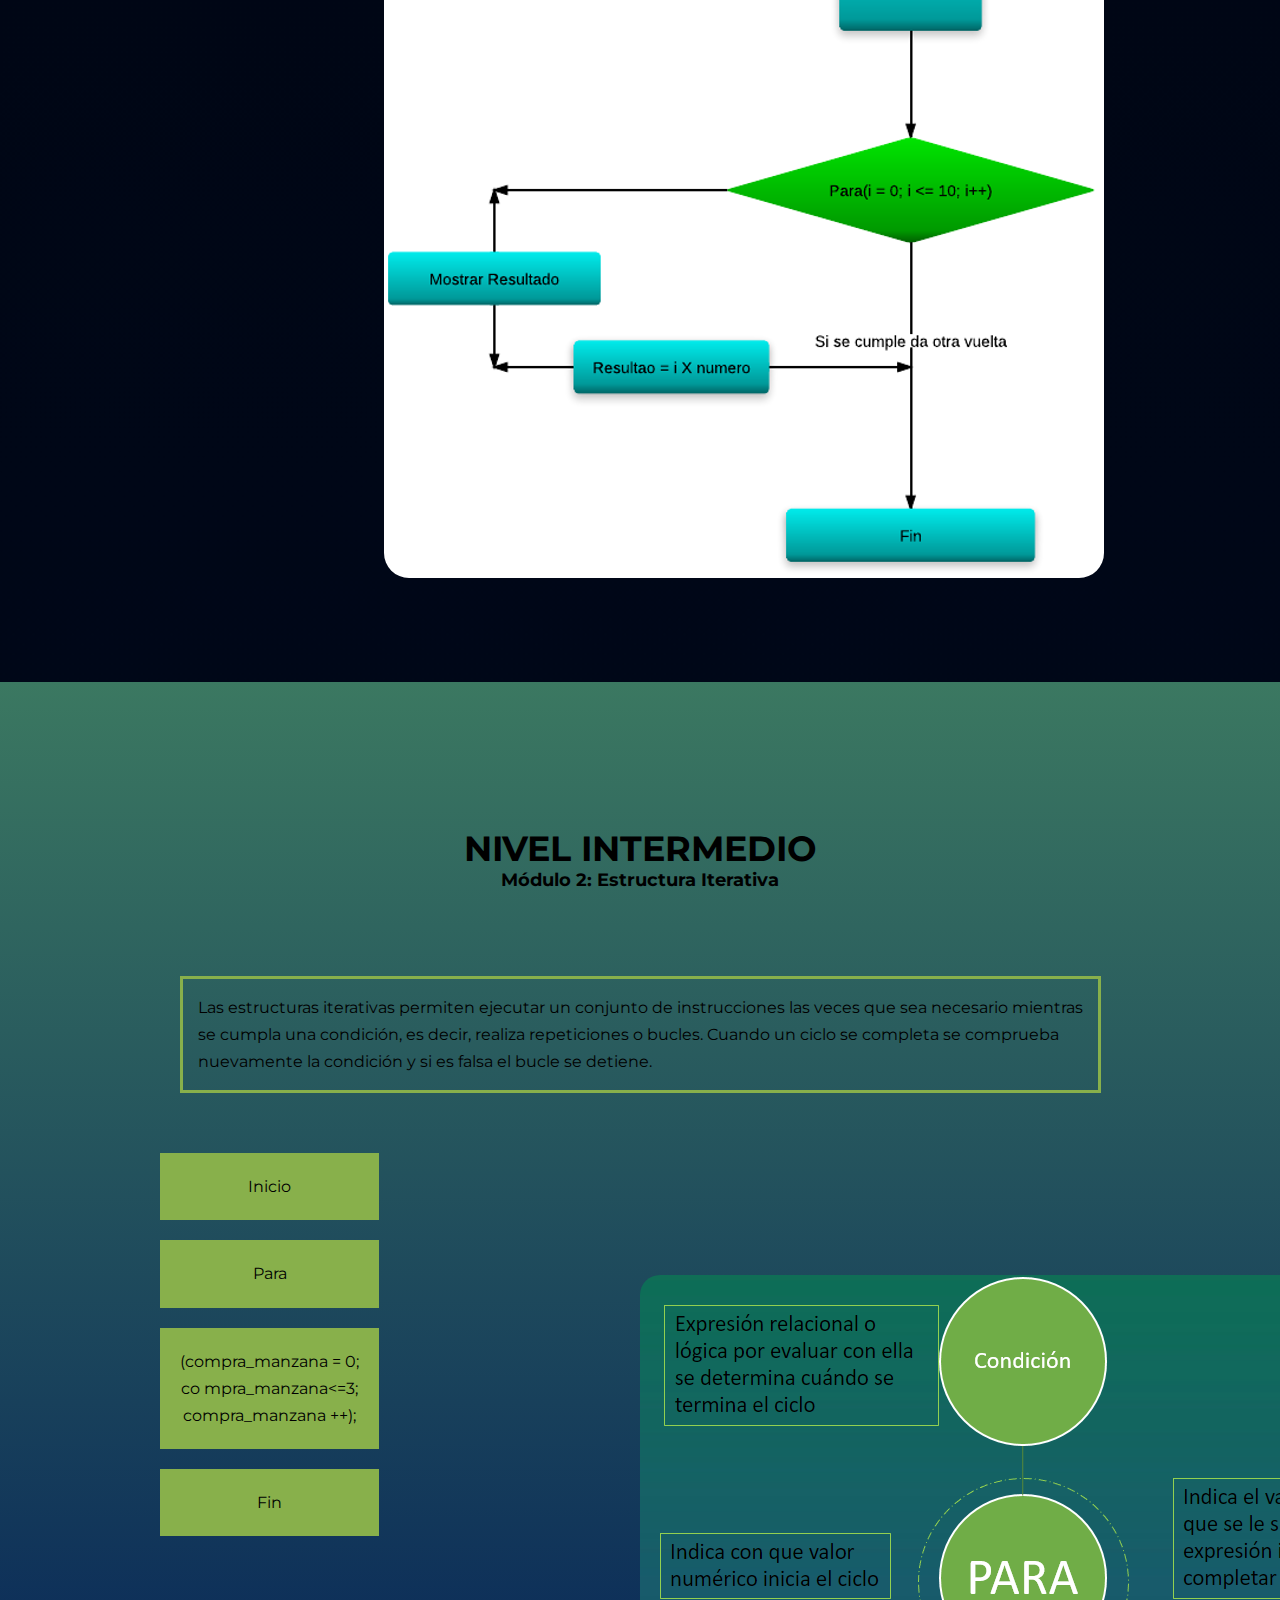
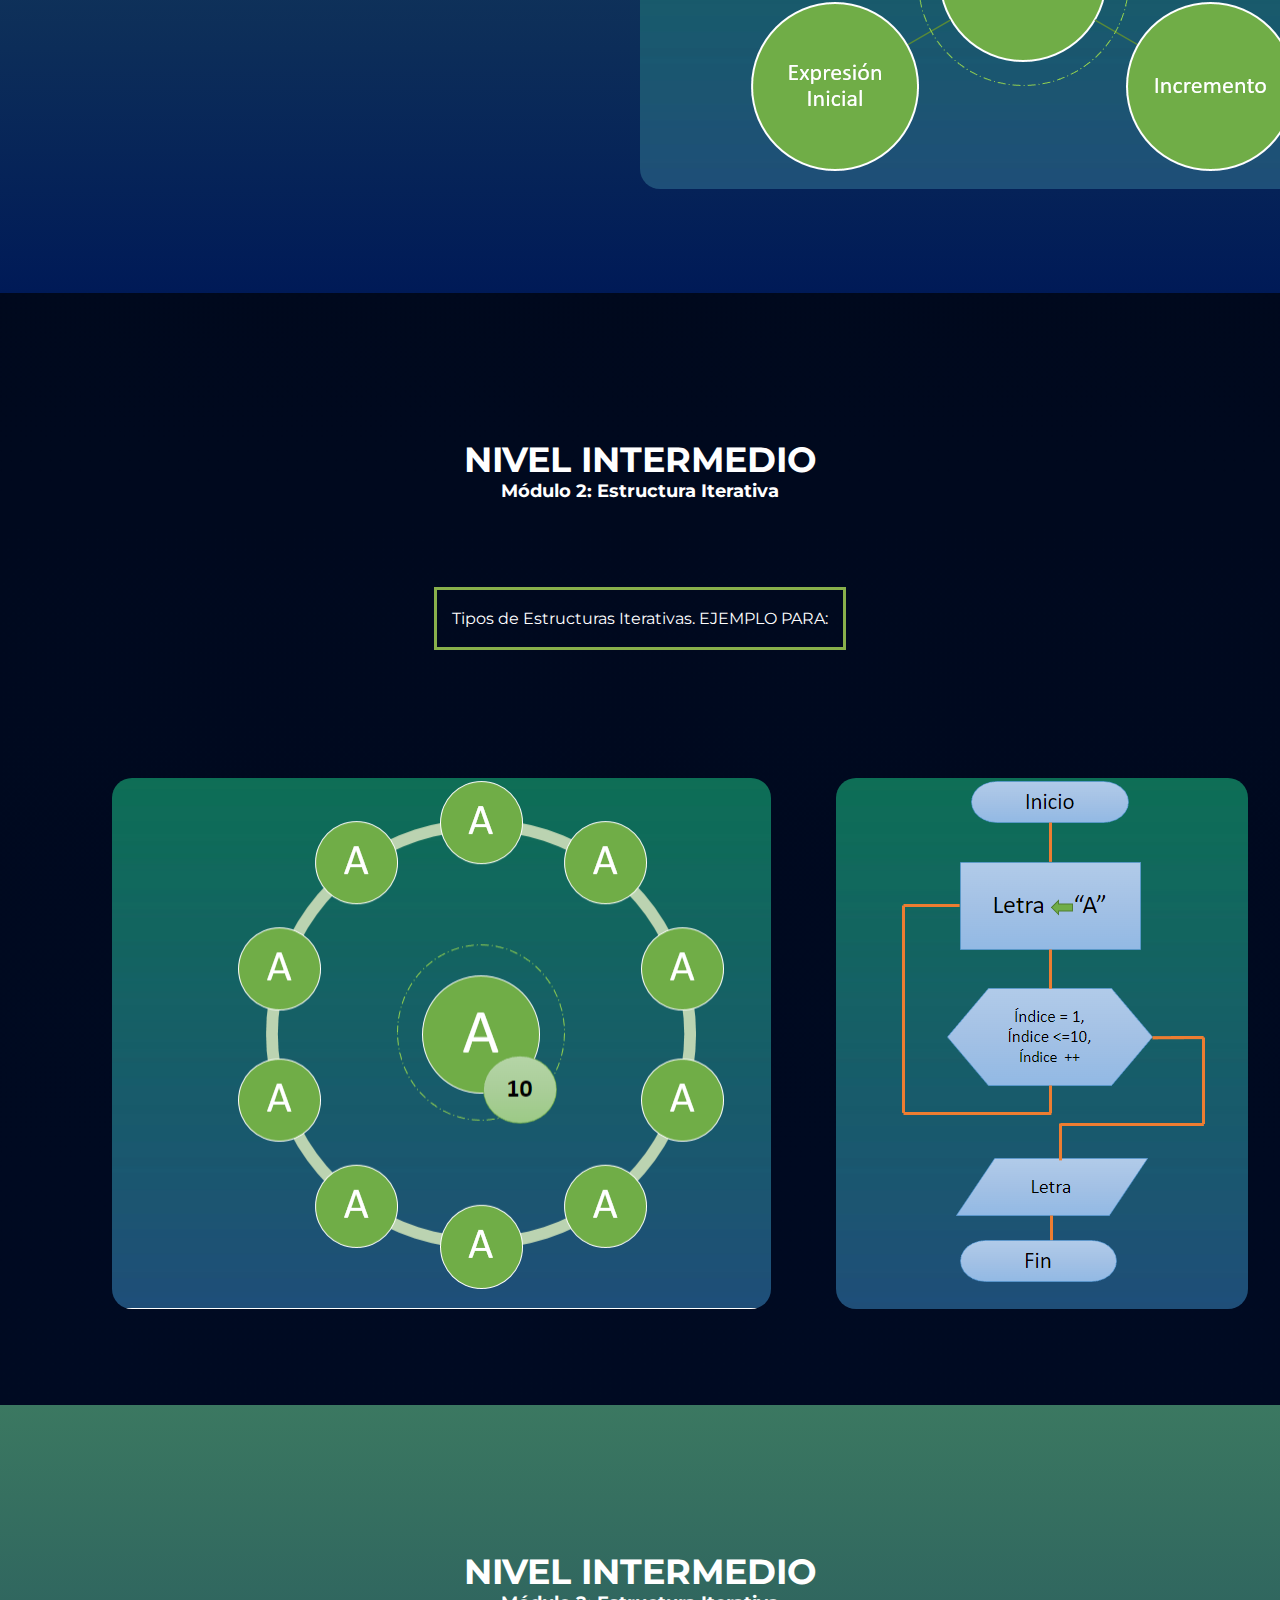
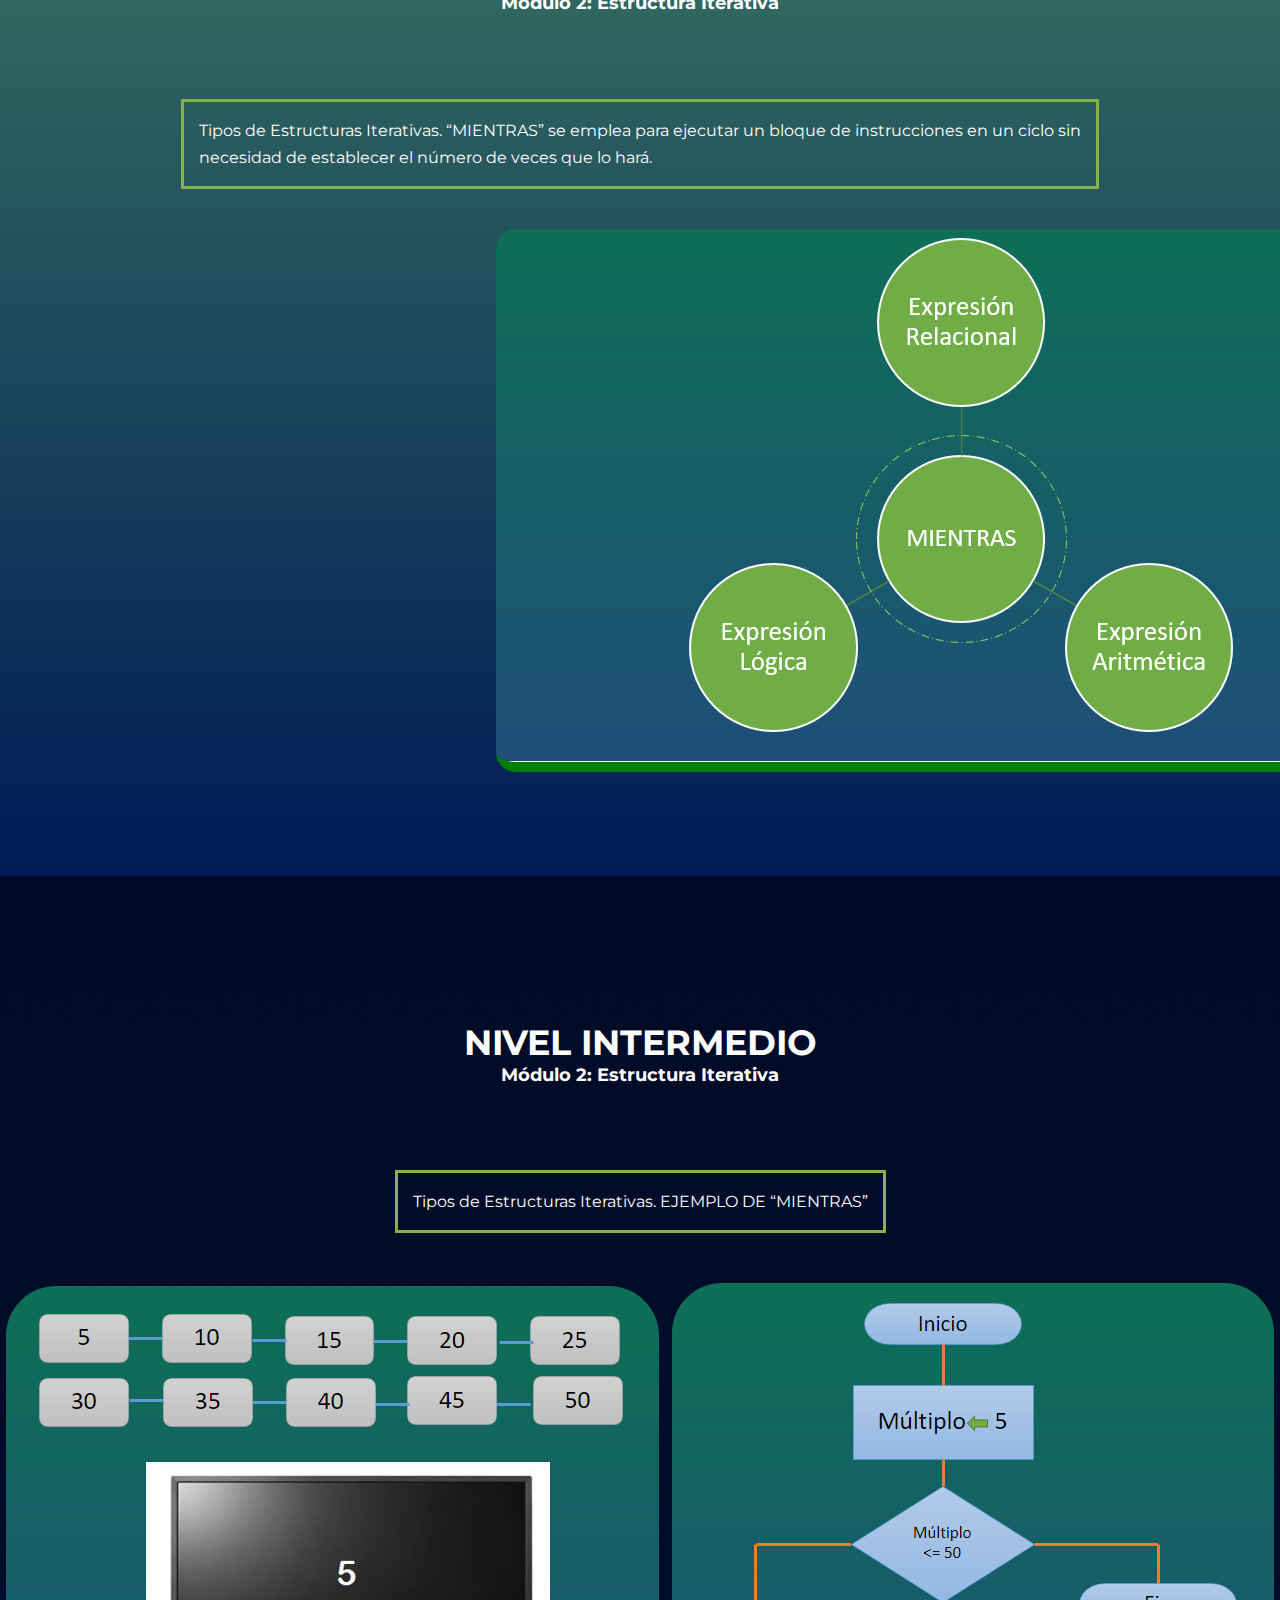
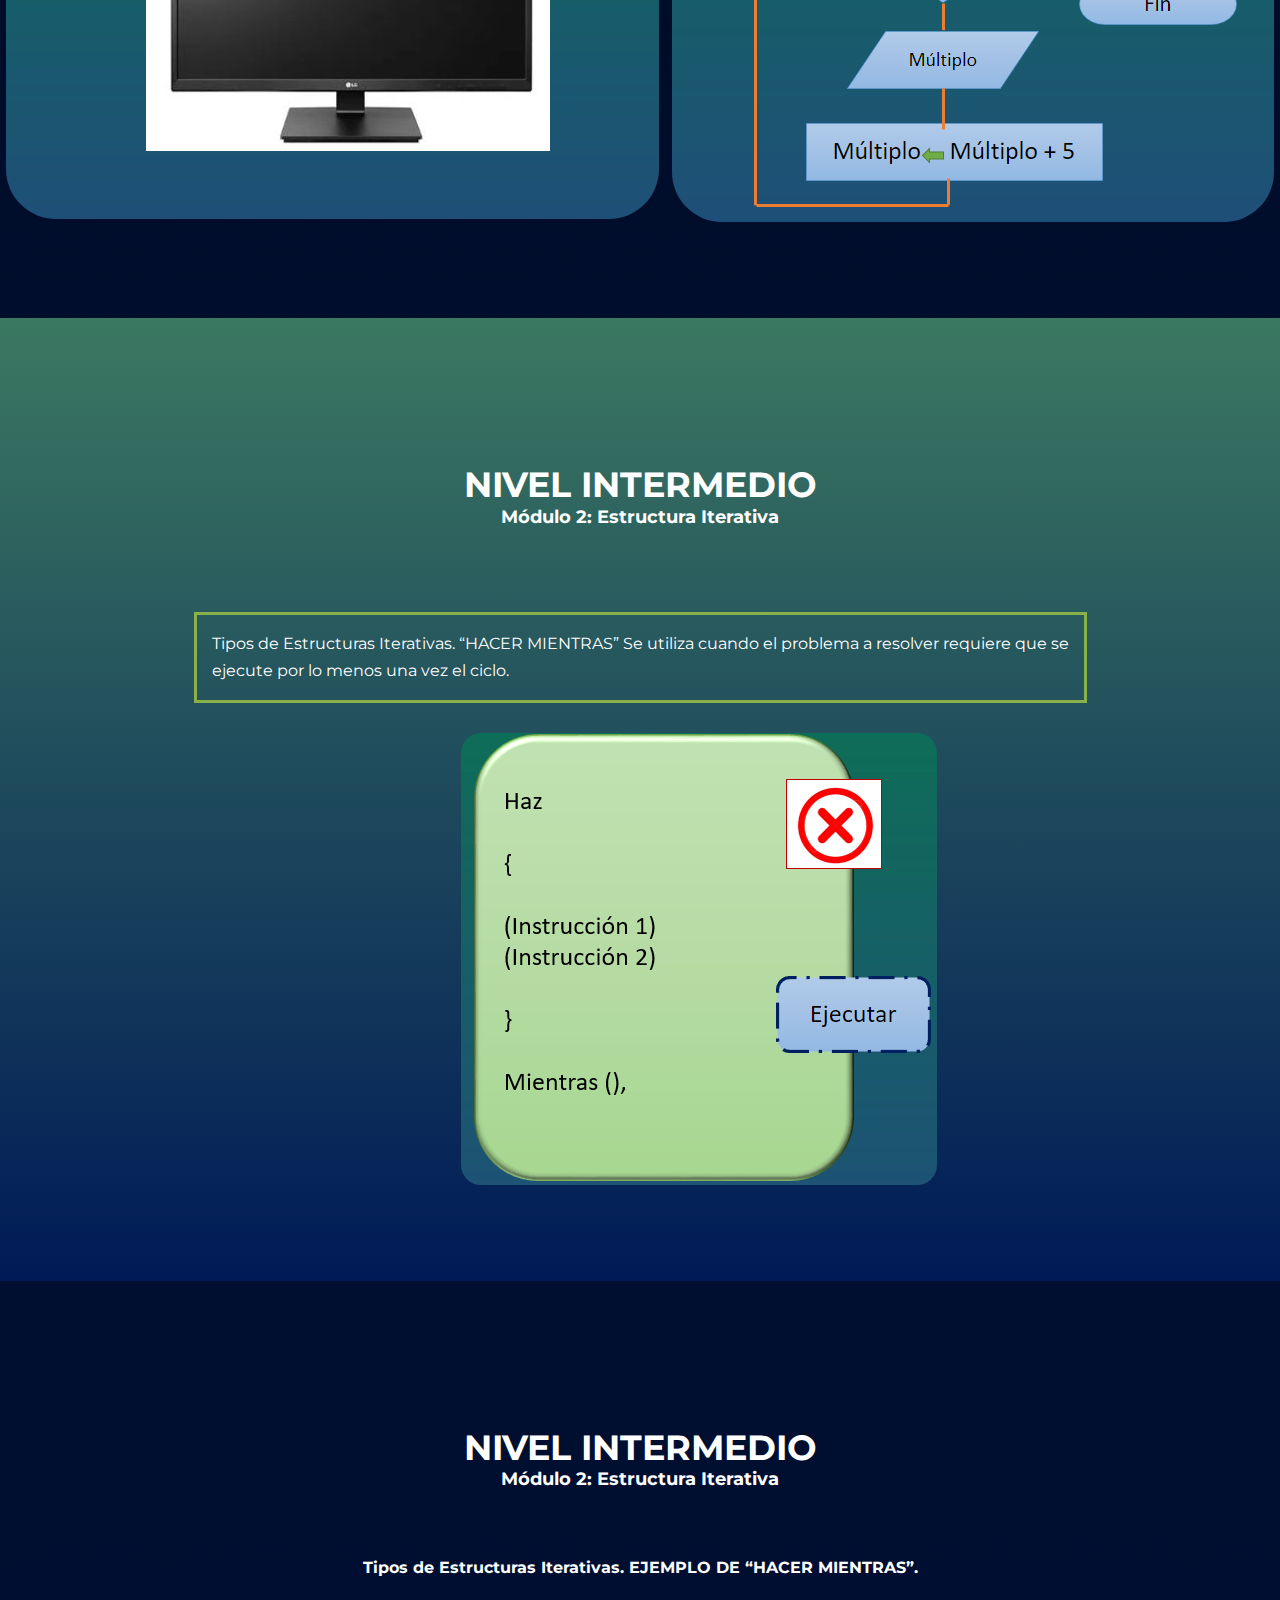
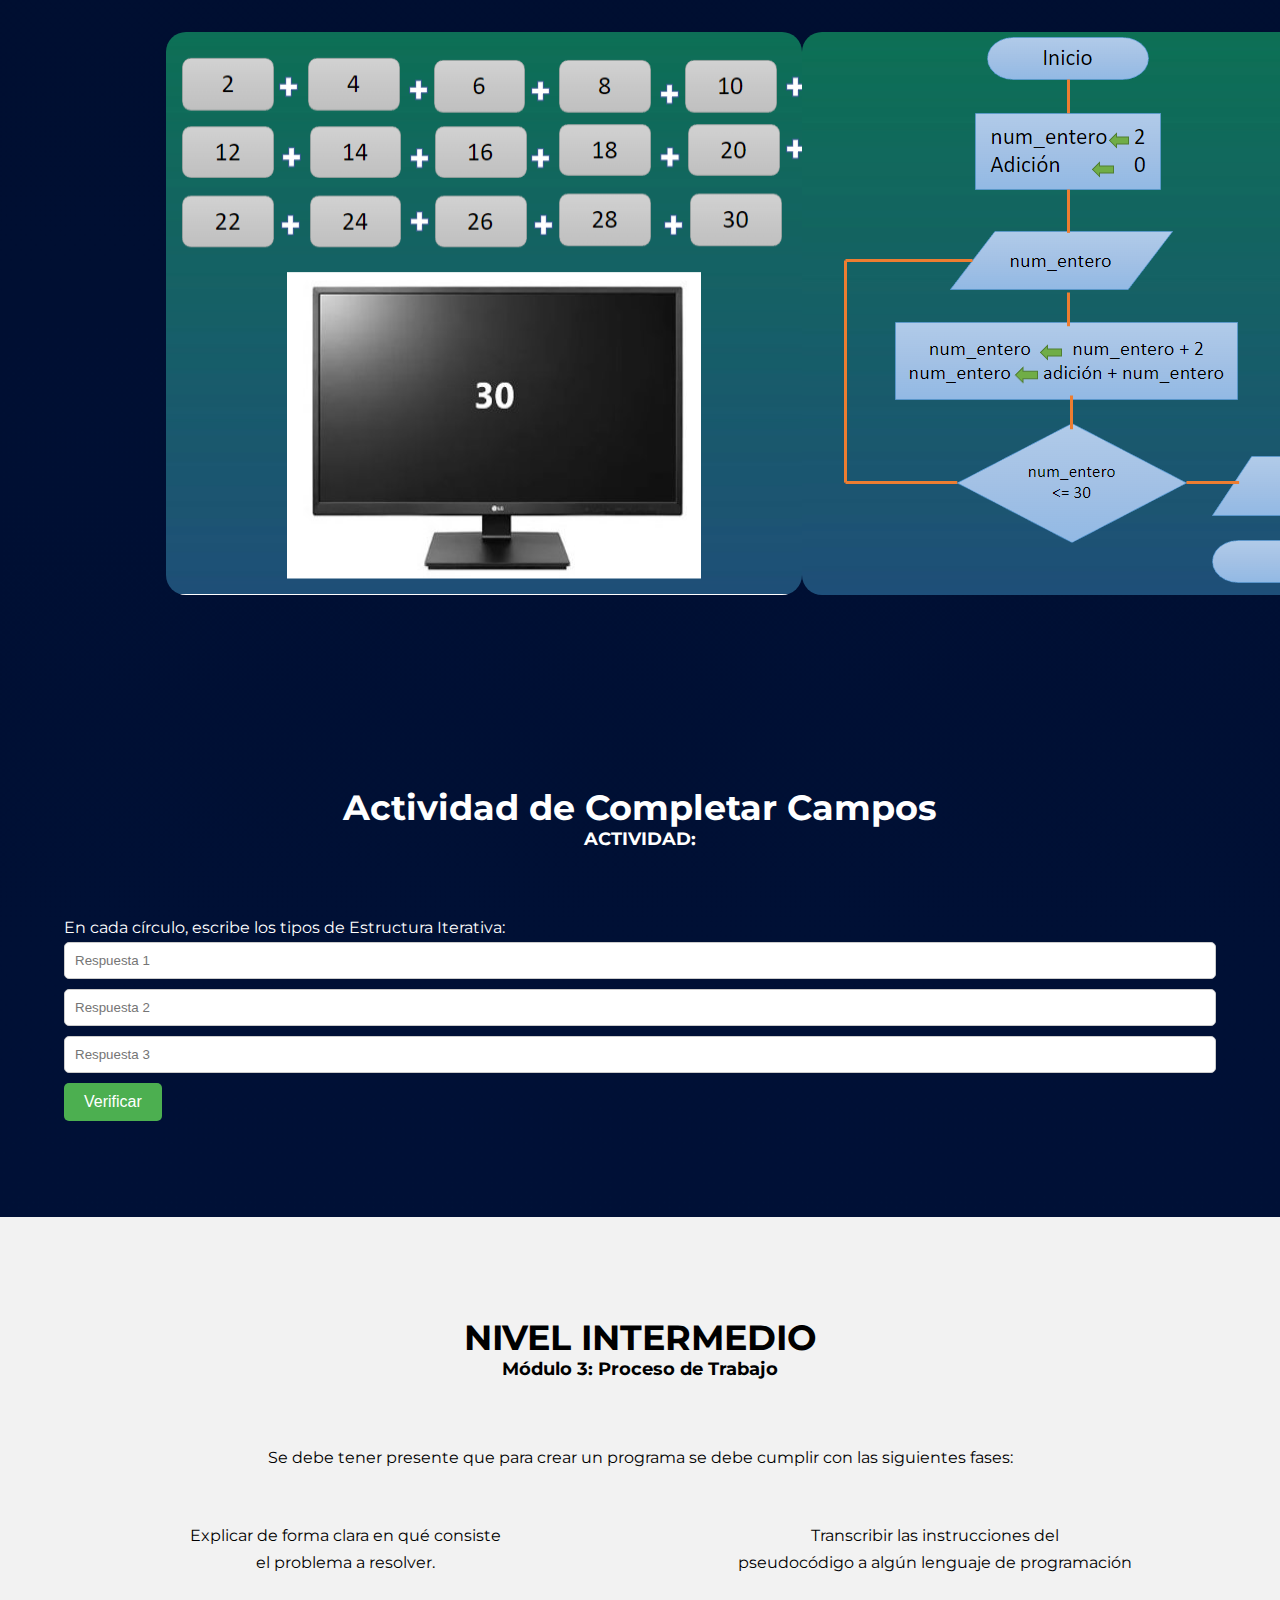
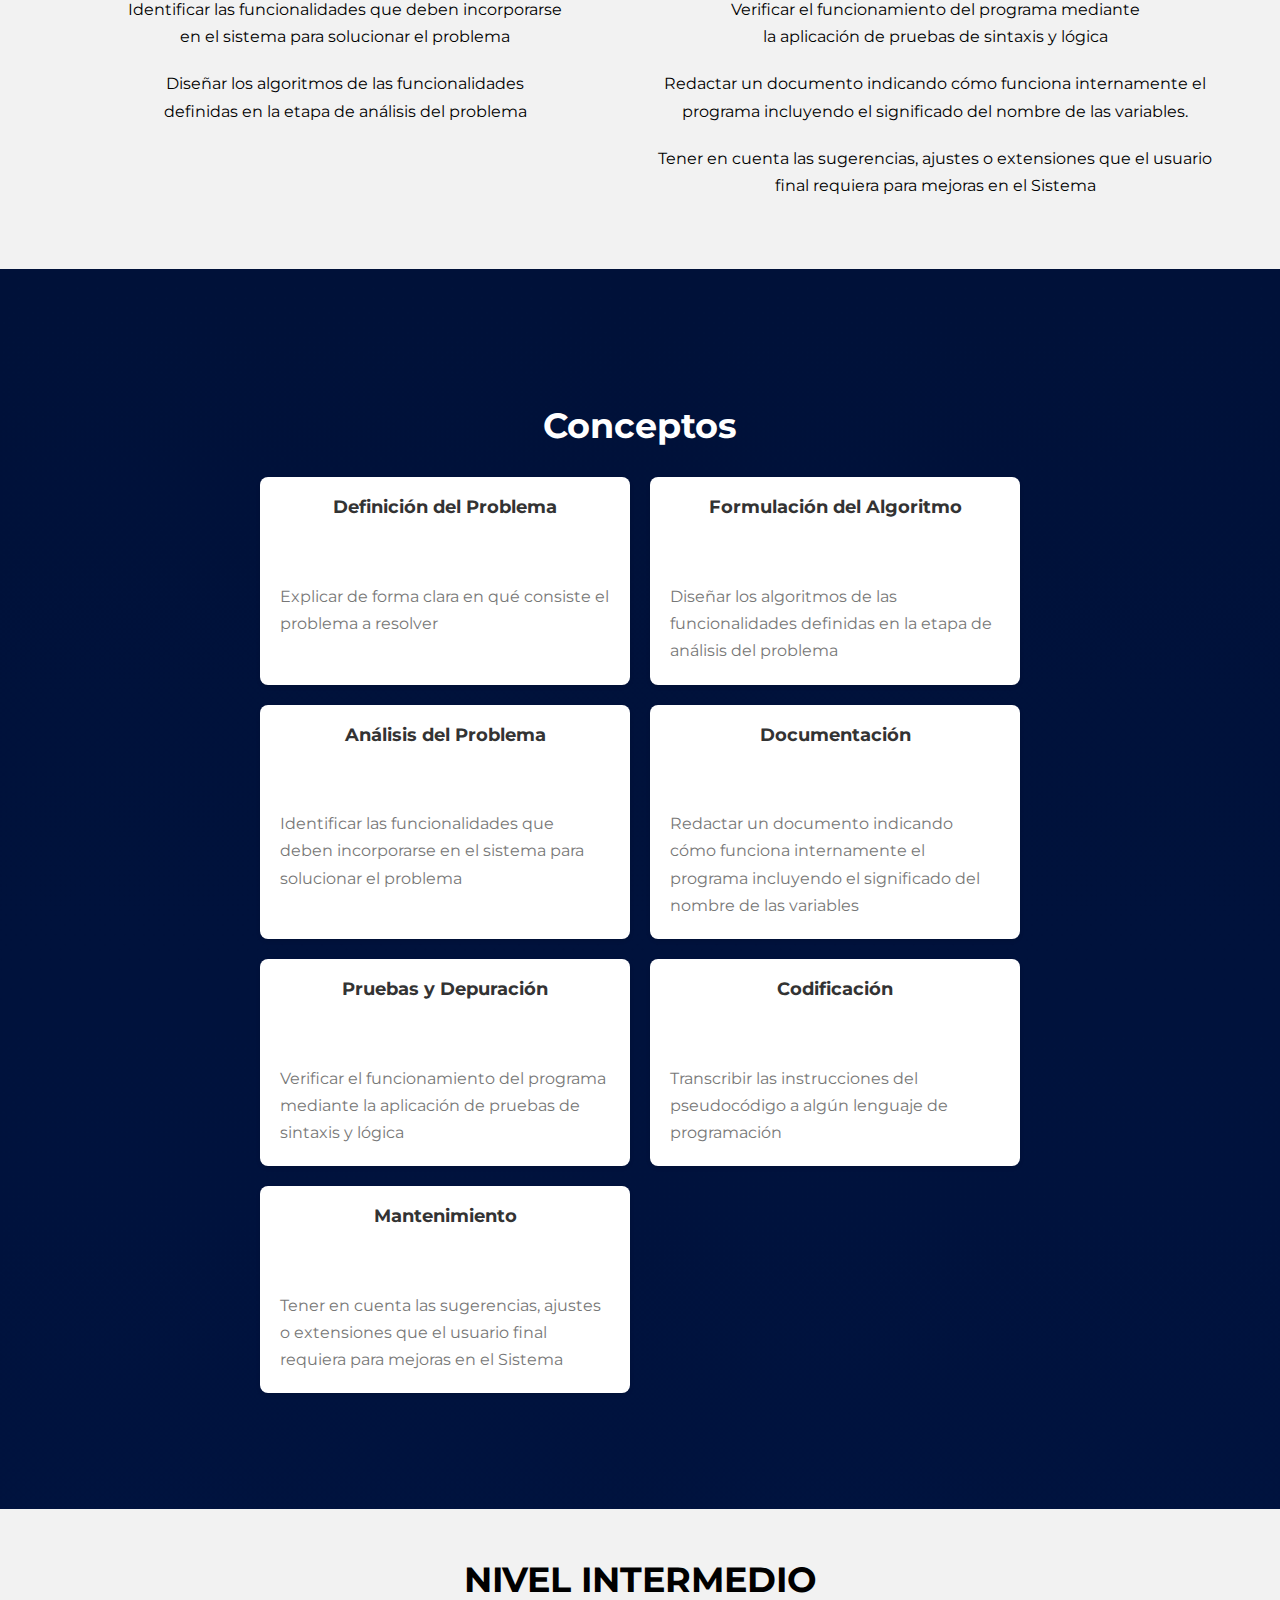
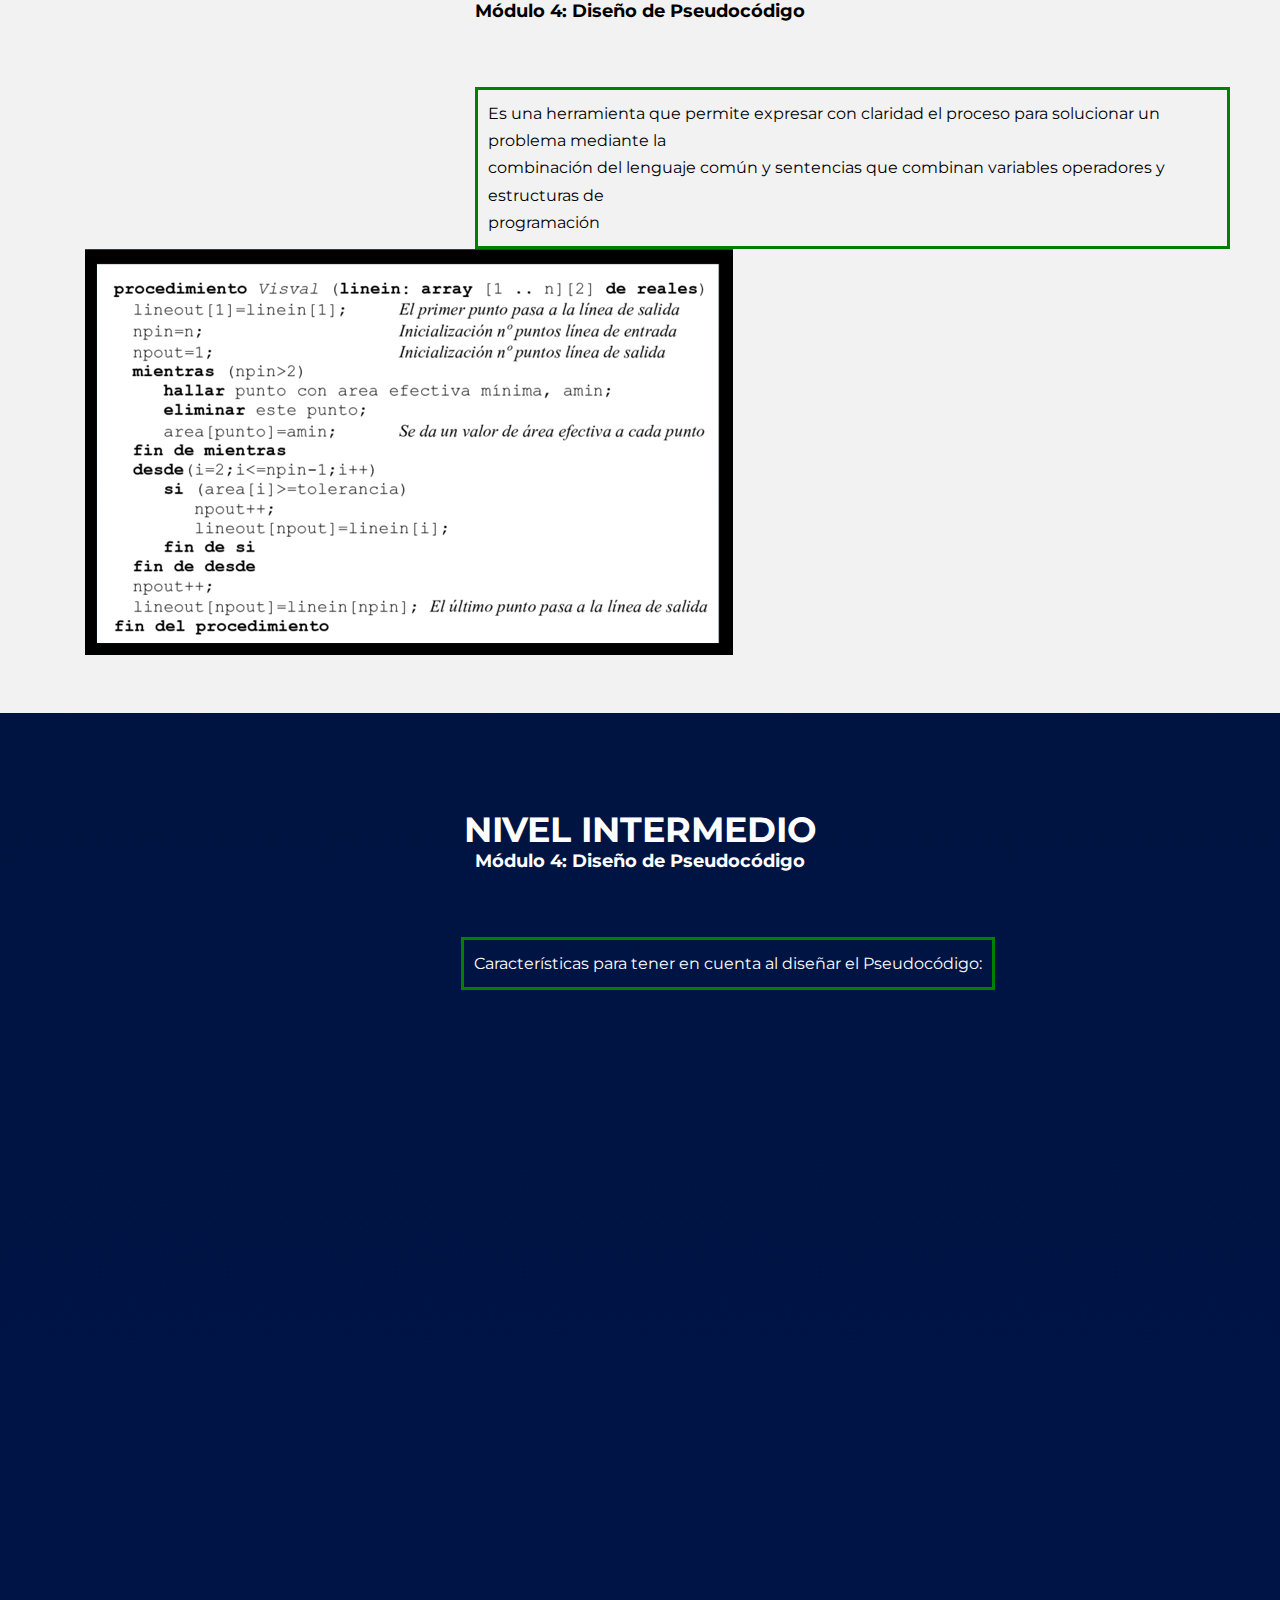
<file: programacion2.html>
<!DOCTYPE html>
<html lang="en">
<head>
    <meta charset="UTF-8">
    <meta http-equiv="X-UA-Compatible" content="IE=edge">
    <meta name="viewport" content="width=device-width, initial-scale=1.0">
    <title>Nivel Intermedio Programación</title>

    <link rel="stylesheet" href="css/style.css">
    <link rel="stylesheet" href="css/programacion2.css">
    <link rel="stylesheet" href="https://unicons.iconscout.com/release/v4.0.0/css/line.css">
    <link rel="preconnect" href="https://fonts.googleapis.com">
    <link rel="preconnect" href="https://fonts.gstatic.com" crossorigin>
    <link href="https://fonts.googleapis.com/css2?family=Montserrat:wght@200;300;400;500;600;700;900&display=swap"rel="stylesheet">
    <link rel="stylesheet" href="https://cdn.jsdelivr.net/npm/swiper@9/swiper-bundle.min.css"/>
</head>
<body>
<nav>
    <div class="container nav__container">
        <a href="index.html"><img style="width: 5rem; background-color: white;" src="img/logo ucc.png" alt="UCC"></a>
        <a href="index.html">
            <h4>Programación & Base de Datos</h4>
        </a>
        <ul class="nav__menu">
            <li><a href="index.html"><i class="uil uil-estate"></i> Inicio</a></li>
            <li><a href="informacion.html"><i class="uil uil-info-circle"></i> Información</a></li>
            <li><a href="programacion.html"><i class="uil uil-brackets-curly"></i> Programación</a></li>
            <li><a href="baseDatos.html"><i class="uil uil-database"></i> Base de Datos</a></li>
        </ul>
        <button id="open-menu-btn"><i class="uil uil-bars"></i></button>
        <button id="close-menu-btn"><i class="uil uil-multiply"></i></button>
    </div>
</nav>

<section class="modulo1">
    <div class="estructuraCondicional">
      <h1>BIENVENIDOS!! NIVEL INTERMEDIO​</h1>
      <h2>Módulo 1: Estructura Condicional​</h2>
      <p>
        En la actualidad existen problemas complejos para los que el flujo de datos lineal es insuficiente, ya que <br />
        para dar una solución se requiere elegir qué bloque de instrucciones se debe ejecutar.​ <br />
        <br />
        La finalidad de utilizar una estructura condicional es tomar una decisión con base en el valor booleano <br />
        de una expresión, es decir, determinar si la condición es verdadera o falsa.​
      </p>
      <div class="cuadro-descripcion-estructura">
        <div class="equis-estructura-izq">✕</div>
        <div class="cuadro-estructura-condicional-centro"><div class="rombo">0=Falso <br/> 1=verdadero</div></div>
        <div class="check-estructura-der">✔</div>
      </div>
    </div>
  </section>
    
  <section class="tipos-estructuras">
    <div class="tiposEstructurasTitulos">
        <div class="titulosEstructuras">
            <h1>BIENVENIDOS!! NIVEL INTERMEDIO​</h1>
            <h2>TIPOS DE ESTRUCTURAS CONDICIONALES​​</h2>
            <p>
                SIMPLE: Donde la estructura ejecuta un bloque de instrucciones cuando la condición es verdadera, en caso <br />
                contrario ignora ese bloque y continúa con la ejecución del resto de las instrucciones​.
            </p>
        </div>
      <div class="cuadrosTipos">
        <p class="cuadro1">SIMPLE</p> ---->
        <p class="cuadro2">
            SI​ <br />
            (Promedio>4.5)​
        </p> ---->
        <p class="cuadro3">
            4.8​ <br />
            (Mención de honor)​
        </p>
      </div>
      <div class="titulosEstructuras2">
        <p>
            COMPUESTA: Evalúa una condición si está, es verdadera ejecuta el bloque de instrucciones más cercano en caso <br />
            contrario realiza acciones alternativas.​
        </p>
      </div>
      <div class="cuadrosTipos2">
        <p class="cuadro1">COMPUESTA​</p> ---->
        <p class="cuadro2">
            Debes esforzarte <br />
            más​
        </p> <-----
        <p class="cuadro3">
            SI​ <br />
            (Promedio>4.5)​​
        </p> 
        <p class="cuadro4">
            4.8​ <br />
            (Mención de honor)​
        </p>
      </div>
    </div>
  </section>

    <section class="tipos-estructuras-multiple">
        <div class="titulos-tipos-estructuras-multiple">
            <h1>Módulo 1: Estructura Condicional​</h1>
            <p>
                MÚLTIPLE: o según sea evalúa una condición y dependiendo de su valor booleano <br />
                elige el bloque de instrucciones de ejecutar entre varias opciones.​
            </p>
        </div>
        <div class="cuadro1-titulos-tipos-estructuras-multiple">
            <h1>MÚLTIPLE</h1>
        </div>

        <div class="cruzTipos">
            <div class="cuadroArriba">
                <h2>
                    Debes esforzarte <br />
                    más​
                </h2>
            </div>
            <div class="tresCuadrosCentro">
                <h2>
                    Felicitaciones​
                </h2>
                <h2>
                    SI​ <br />
                    (Promedio>4.5)
                </h2>
                <h2>
                    4.8​ <br/>
                    (Mención de honor)​
                </h2>
            </div>
            <div class="cuadroDeAbajo">
                <h2>
                    Hablar con el <br />
                    Profesor​
                </h2>
            </div>
        </div>
    </section>


    <section class="representacionEstructura">
        <div class="titulos-representacionEstructura">
            <h1>Módulo 1: Estructura Condicional​</h1>
            <p>
                Representación de una Estructura Condicional en un Diagrama de Flujo.
            </p>
        </div>
        <div class="diagrama-izquierda">
            <img src="img/diagramaIzquierda.png" alt="izq">
        </div>
        <div class="diagrama-derecha">
            <img src="img/diagramaDerecha.png" alt="izq">
        </div>
    </section>

    <section class="actividadModulo1">
        <div class="titulos-actividadModulo1">
          <h1>Módulo 1: Estructura Condicional​</h1>
          <h2>ACTIVIDAD:​</h2>
          <p>
            Completar cada campo con el tipo de Estructura Condicional​
          </p>
        </div>
        <div class="actividadCompletar">
          <p><input type="text" id="campo1" maxlength="8" oninput="verificarPalabra(0, 'Multiple')" placeholder="M__________"></p>
          <p><input type="text" id="campo2" maxlength="8" oninput="verificarPalabra(1, 'Compuesta')" placeholder="C__________"></p>
          <p><input type="text" id="campo3" maxlength="8" oninput="verificarPalabra(2, 'Simple')" placeholder="S__________"></p>
        </div>
      </section>

      <section class="iterativa">
        <div class="titulos-iterativa">
            <h1>NIVEL INTERMEDIO​​</h1>
            <h2>Módulo 2: Estructura Iterativa​​</h2>
            <p>
                Las estructuras iterativas permiten ejecutar un conjunto de instrucciones las veces que sea necesario mientras <br />
                se cumpla una condición, es decir, realiza repeticiones o bucles. Cuando un ciclo se completa se comprueba <br />
                nuevamente la condición y si es falsa el bucle se detiene.​
            </p>
        </div>
        <div class="iiter">
            <img src="img/imagenIterativa.png" alt="Iterativa">
        </div>
      </section>
      
      <section class="iterativa2">
        <div class="titulos-iterativa2">
            <h1>NIVEL INTERMEDIO​​</h1>
            <h2>Módulo 2: Estructura Iterativa​​</h2>
            <p>
                Las estructuras iterativas permiten ejecutar un conjunto de instrucciones las veces que sea necesario mientras <br />
                se cumpla una condición, es decir, realiza repeticiones o bucles. Cuando un ciclo se completa se comprueba <br />
                nuevamente la condición y si es falsa el bucle se detiene.​
            </p>
        </div>
        <div class="algoritmoIterativo">
            <p>Inicio​</p>
            <p>Para</p>
            <p>
                (compra_manzana = 0;​ <br />

                co mpra_manzana<=3;​ <br />
                
                compra_manzana ++);​ <br />
            </p>
            <p>Fin</p>
        </div>
        <div class="imagenalgoritmo">
            <img src="img/algoritmoIterativo.png" alt="algoritmoIterativo">
          </div>
      </section>

      <section class="tiposIterativas">
        <div class="titulos-tipositerativa">
            <h1>NIVEL INTERMEDIO​​</h1>
            <h2>Módulo 2: Estructura Iterativa​​</h2>
            <p>
                Tipos de Estructuras Iterativas. EJEMPLO PARA:
            </p>
        </div>

        <div class="imagenesTiposI">
            <img src="img/atomIterativo.png" alt="atom">
            <img src="img/diagrramaAtom.png" alt="da">
        </div>
      </section>

      <section class="IterMientras">
        <div class="titulos-IterMientras">
            <h1>NIVEL INTERMEDIO​​</h1>
            <h2>Módulo 2: Estructura Iterativa​​</h2>
            <p>
                Tipos de Estructuras Iterativas. “MIENTRAS” se emplea para ejecutar un bloque de instrucciones en un ciclo sin <br />
                necesidad de establecer el número de veces que lo hará.​
            </p>
        </div>
        <img src="img/mientras.png" alt="mientras">
      </section>

      <section class="ejemploMientras">
        <div class="titulos-ejemploMientras">
            <h1>NIVEL INTERMEDIO​​</h1>
            <h2>Módulo 2: Estructura Iterativa​​</h2>
            <p>
                Tipos de Estructuras Iterativas. EJEMPLO DE “MIENTRAS”​
            </p>
        </div>
        <div class="imagenesMientras">
            <img src="img/ejemplo1mientras.png" alt="ejemplo1">
            <img src="img/ejemplo2mientras.png" alt="ejemplo2">
        </div>
      </section>

      <section class="hacerMientras">
        <div class="titulos-hacerMientras">
            <h1>NIVEL INTERMEDIO​​</h1>
            <h2>Módulo 2: Estructura Iterativa​​</h2>
            <p>
                Tipos de Estructuras Iterativas. “HACER MIENTRAS” Se utiliza cuando el problema a resolver requiere que se <br />
                ejecute por lo menos una vez el ciclo.​
            </p>
        </div>
        <div class="imgHacermientras">
            <img src="img/hacerMientrasIMG.png" alt="hacerMientras">
        </div>
        
      </section>

      <section class="ejemploDeHacerMientras">
        <div class="titulos-ejemploDeHacerMientras">
            <h1>NIVEL INTERMEDIO​​</h1>
            <h2>Módulo 2: Estructura Iterativa​​</h2>
            <p>
                Tipos de Estructuras Iterativas. EJEMPLO DE “HACER MIENTRAS”​.
            </p>
        </div>
        <div class="imgEjemplosHacerMientras">
            <img src="img/EjemplohacerMientrasIMG.png" alt="Ejemplo">
            <img src="img/EjemplohacerMientrasIMG2.png" alt="Ejemplo2">
        </div>
      </section>

      <section>
        <div class="container">
            <h1>Actividad de Completar Campos</h1>
            <h2>ACTIVIDAD:</h2>
            <p>En cada círculo, escribe los tipos de Estructura Iterativa:</p>
            <input type="text" id="campo1" placeholder="Respuesta 1">
            <input type="text" id="campo2" placeholder="Respuesta 2">
            <input type="text" id="campo3" placeholder="Respuesta 3">
            <button onclick="verificarRespuestas()">Verificar</button>
            <div id="message"></div>
          </div>
      </section>

      <section class="modulo3-procesoDeTrabajo">
        <div class="titulos-modulo3-procesoDeTrabajo">
            <h1>NIVEL INTERMEDIO​​</h1>
            <h2>Módulo 3: Proceso de Trabajo​​​</h2>
            <p>
                Se debe tener presente que para crear un programa se debe cumplir con las siguientes fases:​
            </p>
        </div>
        <div class="procesos">
        <div class="izq-Proceso">
            <p>
                Explicar de forma clara en qué consiste <br />
                el problema a resolver.​
            </p>
            <p>
                Identificar las funcionalidades que deben incorporarse <br />
                en el sistema para solucionar el problema​
            </p>
            <p> 
                Diseñar los algoritmos de las funcionalidades <br /> 
                definidas en la etapa de análisis del problema
            </p>
        </div>
        <div class="der-Proceso">
            <p>
                Transcribir las instrucciones del <br />
                pseudocódigo a algún lenguaje de programación</p>
            <p>
                Verificar el funcionamiento  del programa mediante <br />
                la aplicación de pruebas de sintaxis y lógica​
            </p>
            <p>
                Redactar un documento indicando cómo funciona internamente el programa 
                incluyendo el significado del nombre de las variables.​
            </p>
            <p>
                Tener en cuenta las sugerencias, ajustes o extensiones que el usuario final 
                requiera para mejoras en el Sistema​
            </p>
        </div>
        </div>
      </section>

      <section class="mantenimiento">
        <div class="container-mantenimiento">
            <h1 style="margin-bottom: 30px;">Conceptos</h1>
            <div class="grid">
                <div class="card">
                    <h2>Análisis del Problema</h2>
                    <p class="definition"></p>
                </div>
                <div class="card">
                    <h2>Codificación</h2>
                    <p class="definition"></p>
                </div>
                <div class="card">
                    <h2>Documentación</h2>
                    <p class="definition"></p>
                </div>
                <div class="card">
                    <h2>Definición del Problema</h2>
                    <p class="definition"></p>
                </div>
                <div class="card">
                    <h2>Pruebas y Depuración</h2>
                    <p class="definition"></p>
                </div>
                <div class="card">
                    <h2>Formulación del Algoritmo</h2>
                    <p class="definition"></p>
                </div>
                <div class="card">
                    <h2>Mantenimiento</h2>
                    <p class="definition"></p>
                </div>
            </div>
        </div>
      </section>

      <section class="Modulo4">
        <div class="titulos-Modulo4">
            <h1>NIVEL INTERMEDIO​​</h1>
            <h2>Módulo 4: Diseño de Pseudocódigo​​​​</h2>
            <p style="color: black;">
                Es una herramienta que permite expresar con claridad el proceso para solucionar un problema mediante la <br />
                combinación del lenguaje común y sentencias que combinan variables operadores y estructuras de <br />
                programación​
            </p>
            <img src="img/primera4.png" alt="modulo4">            
        </div>
      </section>

      <section class="Modulo4-pseudocodigo">
        <div class="titulos-Modulo4">
            <h1>NIVEL INTERMEDIO​​</h1>
            <h2>Módulo 4: Diseño de Pseudocódigo​​​​</h2>
            <p >
                Características para tener en cuenta al diseñar el Pseudocódigo​:
            </p>
        </div>
        <div class="caracteristicasDisenio">
            <p class="hidden">1. Es independiente del lenguaje de programación</p>
            <p class="hidden">2. Las instrucciones no se enumeran</p>
            <p class="hidden">3. Se escribe una instrucción por cada línea</p>
            <p class="hidden">4. El inicio de cada instrucción se escribe con la Letra inicial en mayúscula</p>
            <p class="hidden">5. Las variables que se utilizarán a lo largo del programa deben colocarse al inicio de este, al igual que el tipo de datos</p>
            <p class="hidden">6. Su orden de ejecución es secuencial</p>
            <p class="hidden">7. Es posible utilizar estructuras secuenciales, condicionales e iterativas</p>
        </div>
      </section>

      <section class="Modulo4Algoritmo">
        <div class="titulos-Modulo4Algoritmo">
            <h1>NIVEL INTERMEDIO​​</h1>
            <h2>Módulo 4: Diseño de Pseudocódigo​​​​</h2>
            <p >
                Ejemplo de un Pseudocódigo: Conversión de cm a yardas​
            </p>
        </div>
        <div class="imagenes-Modulo4Algoritmo">
            <img src="img/diseñoPseudoIzq.png" alt="Pseudocodigo">
            <img src="img/diseñoPseudoDer.png" alt="Pseudocodigo">
        </div>
      </section>

      <section class="ActividadModulo4">
        <div class="titulos-ActividadModulo4" style="display: inline-block;">
            <h1>NIVEL INTERMEDIO​​</h1>
            <h2>Módulo 4: Diseño de Pseudocódigo​​​​</h2>
            <p style="color: black">
                De los siguientes conceptos, definir las siguientes palabras: ​<br />
                Instrucciones, Variable, Condicionales, Iterativas, Secuenciales y Programa​.
            </p>
            <form id="actividadForm">
                <label for="instrucciones">Instrucciones:</label>
                <input type="text" id="instrucciones" required>
                <br>
                <label for="variable">Variable:</label>
                <input type="text" id="variable" required>
                <br>
                <label for="condicionales">Condicionales:</label>
                <input type="text" id="condicionales" required>
                <br>
                <label for="iterativas">Iterativas:</label>
                <input type="text" id="iterativas" required>
                <br>
                <label for="secuenciales">Secuenciales:</label>
                <input type="text" id="secuenciales" required>
                <br>
                <label for="programa">Programa:</label>
                <input type="text" id="programa" required>
                <br>
                <input type="submit" value="Comprobar">
            </form>
            <div id="resultado"></div>
        </div>
    </section>
    
    <section class="Modulo5Paradigma">
        <div class="titulos-Modulo5Paradigma">
            <h1>NIVEL INTERMEDIO​​</h1>
            <h2>Módulo 5: Paradigma de la Programación Estructurada​</h2>
            <p>
                Con la idea de crear programas más eficientes surge el Paradigma de Programación Estructurada <br />
                que ayuda a controlar el funcionamiento del software mediante las siguientes etapas.
            </p>
        </div>
        <div class="parrafosDesc">
            <p>
                Diseño Descendente: Donde las Instrucciones se ordenan de arriba hacia abajo para <br />
                facilitar la organización y codificación del algoritmo.
            </p>
            <p>
                Segmentación: Consiste en dividir el problema en partes pequeñas llamadas módulos <br />
                que resuelven tareas específicas y que forman parte de la solución general.
            </p>
            <p>
                Estructuras Secuenciales: El uso de esta estructura formadas por bloques de <br />
                instrucciones que se ejecutan en orden y de forma lineal.
            </p>
            <p>
                Estructuras Selectivas: Ejecutan un bloque de instrucciones si una condición es <br />
                verdadera y un bloque alternativo en caso de que sea falsa.​
            </p>
            <p>
                Estructuras Iterativas: Que son dónde el bloque de instrucciones se repite 
                determinado número de veces, mientras la condición sea verdadera​.
            </p>
        </div>
    </section>

    <section class="pasosResolver">

    </section>


    <section>
        <h1>Encuesta de Valoración</h1>

    <div class="rating">
        <input type="radio" id="star5" name="rating" value="5" />
        <label for="star5">&#9733;</label>
        <input type="radio" id="star4" name="rating" value="4" />
        <label for="star4">&#9733;</label>
        <input type="radio" id="star3" name="rating" value="3" />
        <label for="star3">&#9733;</label>
        <input type="radio" id="star2" name="rating" value="2" />
        <label for="star2">&#9733;</label>
        <input type="radio" id="star1" name="rating" value="1" />
        <label for="star1">&#9733;</label>
    </div>
    <a style="margin-left: 41%;" href="programacion3.html" target="_blank"><button type="button">Continuar con la siguiente sección</button></a>
    </section>

    <footer>
      <div class="container footer__container">
          <div class="footer-1">
              <a href="index.html" class="footer__logo"><h4>Programación & Base de Datos</h4></a>
          </div>
          <div class="footer-2">
              <h4>Links</h4>
              <ul class="permaLinks">
                  <li><a href="index.html">Inicio</a></li>
                  <li><a href="baseDatos.html">Base de Datos</a></li>
                  <li><a href="informacion.html">Información</a></li>
                  <li><a href="programacion.html">Programación</a></li>
              </ul>
          </div>


          <section>
          <div class="footer-socials">
              <li>
                  <a href="#"><i class="uil uil-facebook-f"></i></a>
              </li>
              <li>
                  <a href="#"><i class="uil uil-instagram-alt"></i></a>
              </li>
              <li>
                  <a href="#"><i class="uil uil-twitter"></i></a>
              </li>
              <li>
                  <a href="#"><i class="uil uil-linkedin-alt"></i></a>
              </li>
          </div>
         </div>
      <div class="footer__copyright">
          <small>&copy; Programación & Base de Datos!!</small>
          <small>Diseñado por: Jhonatan Otalvaro & Paola Caicedo.</small>
      </div>
  </footer>
</section>
    
<script src="main.js"></script>
</body>
</html>
</file>
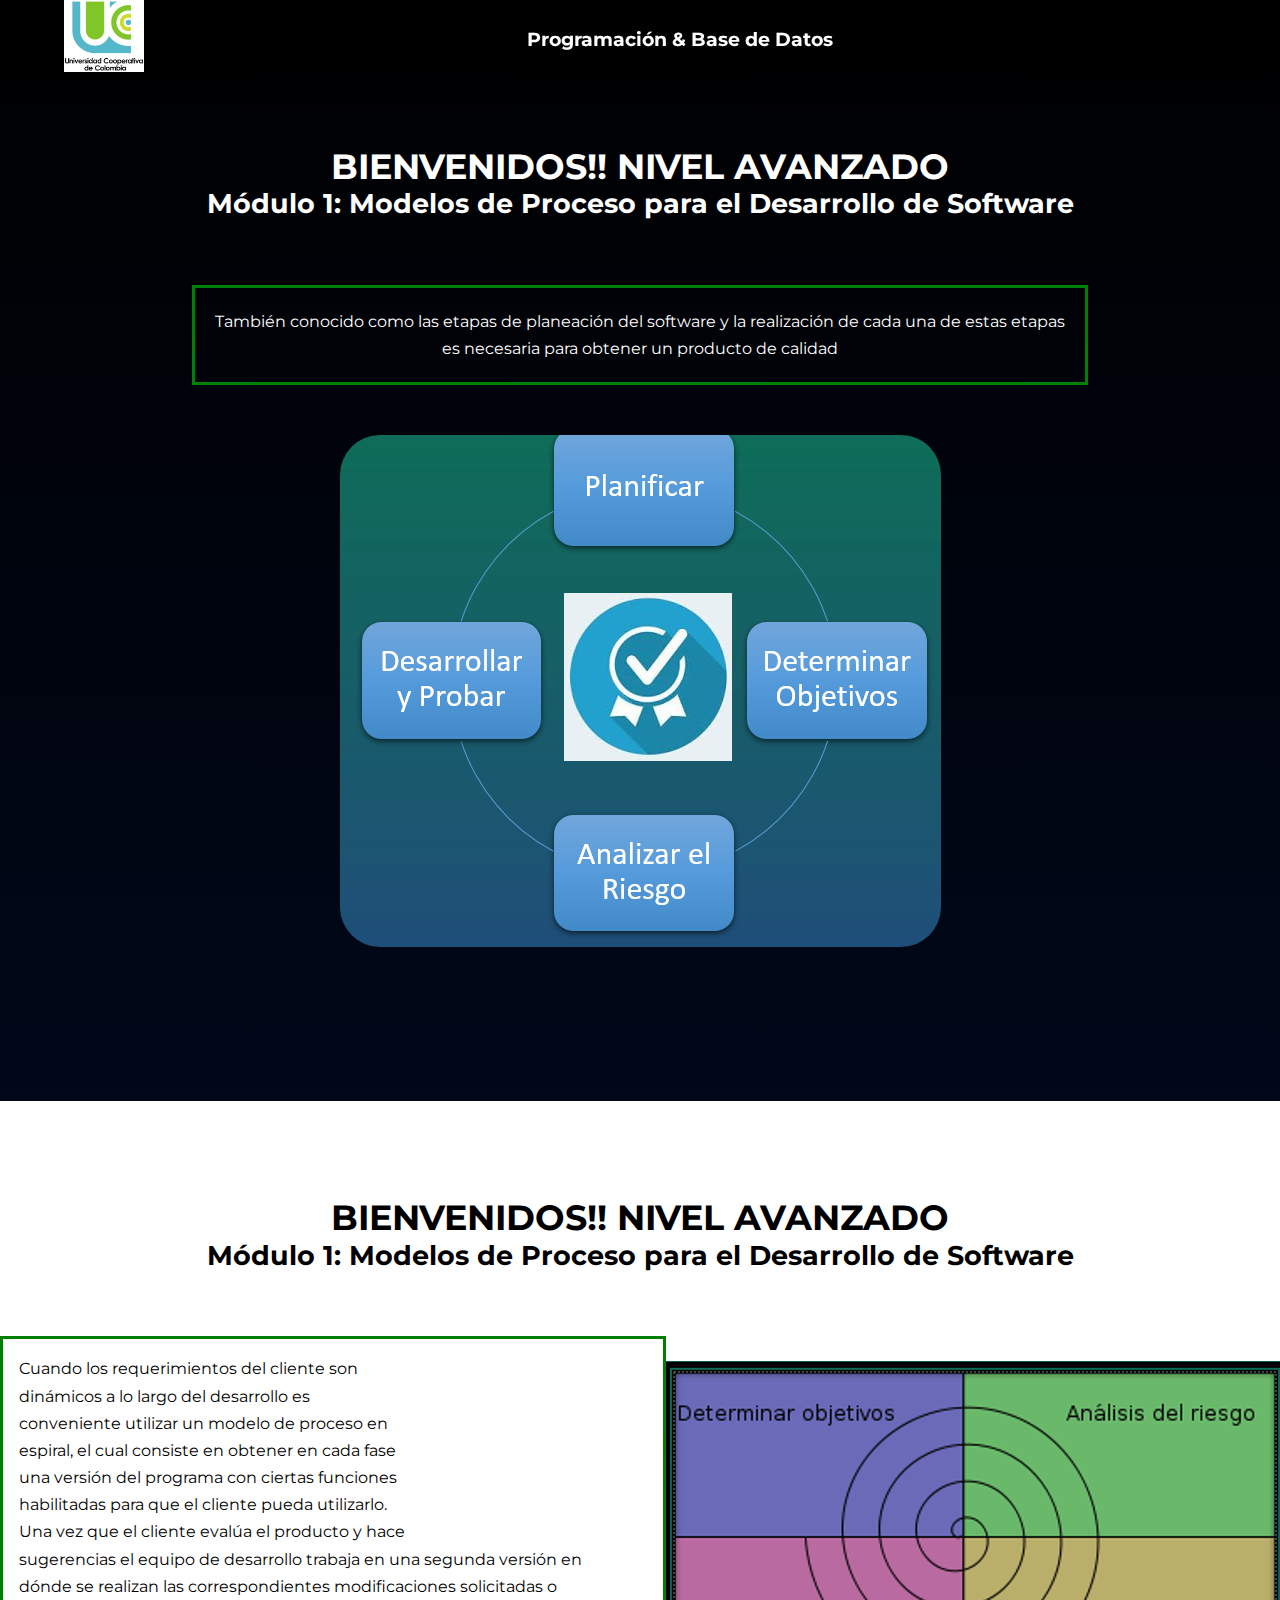
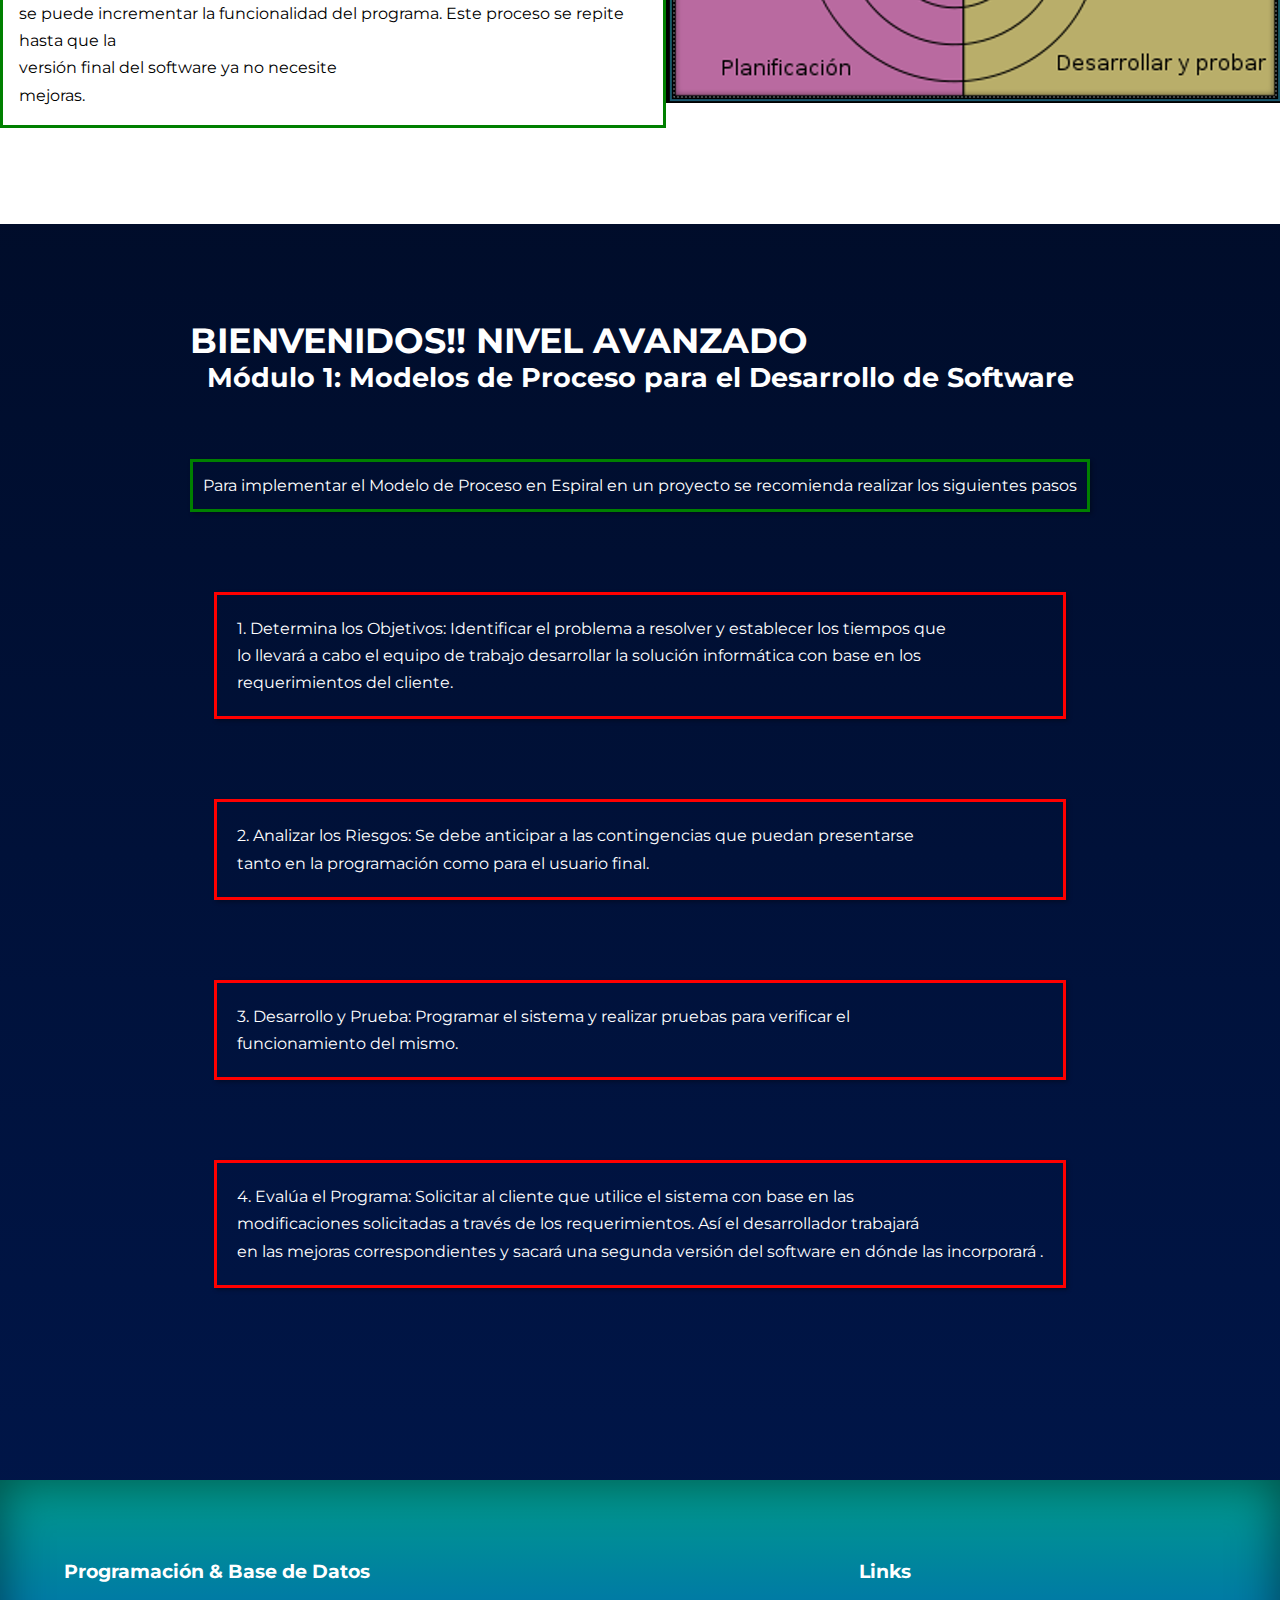
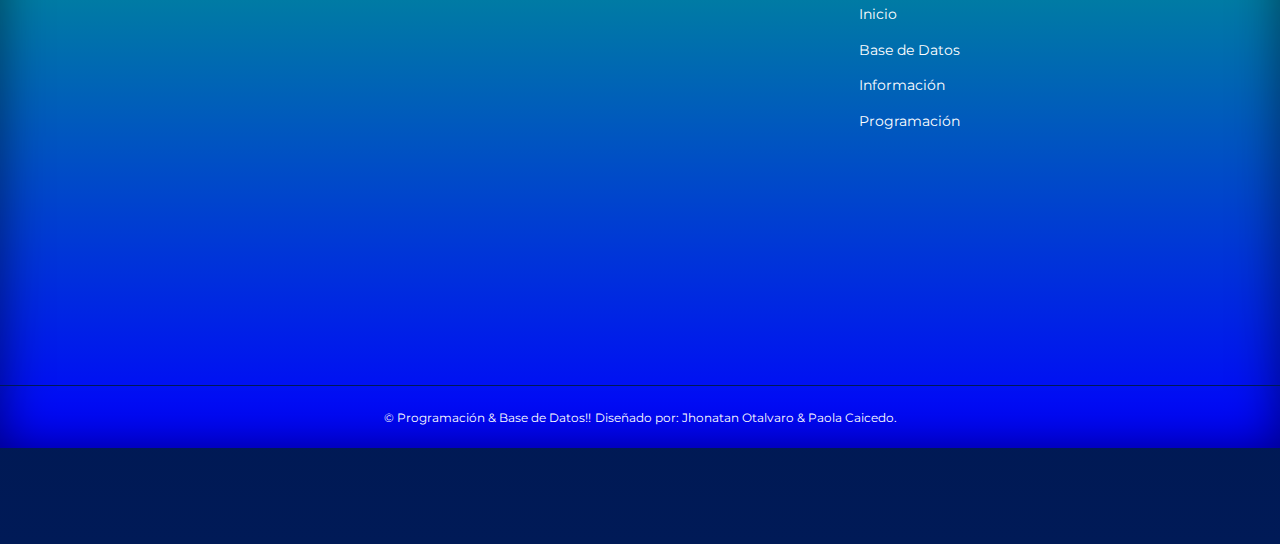
<file: programacion3.html>
<!DOCTYPE html>
<html lang="en">
<head>
    <meta charset="UTF-8">
    <meta http-equiv="X-UA-Compatible" content="IE=edge">
    <meta name="viewport" content="width=device-width, initial-scale=1.0">
    <title>Nivel Avanzado Programación</title>

    <link rel="stylesheet" href="css/style.css">
    <link rel="stylesheet" href="css/programacion3.css">
    <link rel="stylesheet" href="https://unicons.iconscout.com/release/v4.0.0/css/line.css">
    <link rel="preconnect" href="https://fonts.googleapis.com">
    <link rel="preconnect" href="https://fonts.gstatic.com" crossorigin>
    <link href="https://fonts.googleapis.com/css2?family=Montserrat:wght@200;300;400;500;600;700;900&display=swap"rel="stylesheet">
    <link rel="stylesheet" href="https://cdn.jsdelivr.net/npm/swiper@9/swiper-bundle.min.css"/>
</head>
<body>
    <nav>
        <div class="container nav__container">
            <a href="index.html"><img style="width: 5rem; background-color: white;" src="img/logo ucc.png" alt="UCC"></a>
            <a href="index.html">
                <h4>Programación & Base de Datos</h4>
            </a>
            <ul class="nav__menu">
                <li><a href="index.html"><i class="uil uil-estate"></i> Inicio</a></li>
                <li><a href="informacion.html"><i class="uil uil-info-circle"></i> Información</a></li>
                <li><a href="programacion.html"><i class="uil uil-brackets-curly"></i> Programación</a></li>
                <li><a href="baseDatos.html"><i class="uil uil-database"></i> Base de Datos</a></li>
            </ul>
            <button id="open-menu-btn"><i class="uil uil-bars"></i></button>
            <button id="close-menu-btn"><i class="uil uil-multiply"></i></button>
        </div>
    </nav>

    <section class="Avanzado">
        <div class="titulos-Avanzado">
            <h1>BIENVENIDOS!! NIVEL AVANZADO​</h1>
            <h2>Módulo 1: Modelos de Proceso para el Desarrollo de Software​</h2>
            <p>
                También conocido como las etapas de planeación del software y la realización de cada una de estas etapas <br />
                es necesaria para obtener un producto de calidad​
            </p>
        </div>

        <div class="imagen-Avanzado">
            <img src="/img/PlanificarAvanzado.png" alt="Planificar">
        </div>
    </section>
   
    <section style="background-color: white;" class="ProcesoDesarrollos">
        <div class="titulos-ProcesoDesarrollos">
            <h1>BIENVENIDOS!! NIVEL AVANZADO​</h1>
            <h2>Módulo 1: Modelos de Proceso para el Desarrollo de Software​</h2>
        </div>
        <div class="cuerpo-ProcesosDesarrollados">
            <p>
                Cuando los requerimientos del cliente son <br />
                dinámicos a lo largo del desarrollo es <br />
                conveniente utilizar un modelo de proceso en <br />
                espiral, el cual consiste en obtener en cada fase <br />
                una versión del programa con ciertas funciones <br />
                habilitadas para que el cliente pueda utilizarlo. <br />
                Una vez que el cliente evalúa el producto y hace <br />
                sugerencias el equipo de desarrollo trabaja en una segunda versión en <br />
                dónde se realizan las correspondientes modificaciones solicitadas o <br />
                se puede incrementar la funcionalidad del programa. Este proceso se repite hasta que la <br />
                versión final del software ya no necesite <br />
                mejoras.​
            </p>

            <img src="img/RiesgosObjetivos.png" alt="Riesgos">
        </div>
    </section>

    <section class="implementarModelos">
        <div class="titulos-implementarModelos">
            <h1>BIENVENIDOS!! NIVEL AVANZADO​</h1>
            <h2>Módulo 1: Modelos de Proceso para el Desarrollo de Software​</h2>
            <p>Para implementar el Modelo de Proceso en Espiral en un proyecto se recomienda realizar los siguientes pasos​</p>
        </div>
        <div class="descripcion-implementarModelos">
            <p>
                1. Determina los Objetivos: Identificar el problema a resolver y establecer los tiempos que <br />
                lo llevará a cabo el equipo de trabajo desarrollar la solución informática con base en los <br />
                requerimientos del cliente.
            </p>
            <p>
                2. Analizar los Riesgos: Se debe anticipar a las contingencias que puedan presentarse <br />
                tanto en la programación como para el usuario final.
            </p>
            <p>
                3. Desarrollo y Prueba: Programar el sistema y realizar pruebas para verificar el <br />
                funcionamiento del mismo​.
            </p>
            <p>
                4. Evalúa el Programa: Solicitar al cliente que utilice el sistema con base en las <br />
                modificaciones solicitadas a través de los requerimientos. Así el desarrollador trabajará <br />
                en las mejoras correspondientes y sacará una segunda versión del software en dónde las incorporará ​.
            </p>
        </div>
    </section>


    <section>
        <footer>
            <div class="container footer__container">
                <div class="footer-1">
                    <a href="index.html" class="footer__logo">
                        <h4>Programación & Base de Datos</h4>
                    </a>
                </div>
                <div class="footer-2">
                    <h4>Links</h4>
                    <ul class="permaLinks">
                        <li><a href="index.html">Inicio</a></li>
                        <li><a href="baseDatos.html">Base de Datos</a></li>
                        <li><a href="informacion.html">Información</a></li>
                        <li><a href="programacion.html">Programación</a></li>
                    </ul>
                </div>
        
                <div class="footer-socials">
                    <li>
                        <a href="#"><i class="uil uil-facebook-f"></i></a>
                    </li>
                    <li>
                        <a href="#"><i class="uil uil-instagram-alt"></i></a>
                    </li>
                    <li>
                        <a href="#"><i class="uil uil-twitter"></i></a>
                    </li>
                    <li>
                        <a href="#"><i class="uil uil-linkedin-alt"></i></a>
                    </li>
                </div>
            </div>
            <div class="footer__copyright">
                <small>&copy; Programación & Base de Datos!!</small>
                <small>Diseñado por: Jhonatan Otalvaro & Paola Caicedo.</small>
            </div>
        </footer>
    </section>

    <script src="main.js"></script>
</body>
</html>
</file>
<file: css/style.css>
*{
    margin: 0;
    padding: 0;
    border: 0;
    outline: 0;
    text-decoration: none;
    list-style: none;
    box-sizing: border-box;
}

:root {
    --color-primary: #009c8c;
    --color-success: #009975;
    --color-warning: #edaa7c;
    --color-danger: #f5973d;
    --color-danger-variant: #2b171b;
    --color-white: #fff;
    --color-light: rgba(255, 255, 255, 0.7);
    --color-black: #000;
    --color-bg: #009c8c;
    --color-bg1: #3b7861;
    --color-bg2: #001a57;

    --container-width-lg: 76%;
    --container-width-md: 90%;
    --container-width-sm: 94%;

    --transition: all 400ms ease;
}

body {
    font-family: 'Montserrat', sans-serif;
    line-height: 1.7;
    color: var(--color-white);
    background: linear-gradient(to bottom, black, var(--color-bg2));
}

.container {
    width: var(--container-width-lg);
    margin: 0 auto;
}

section {
    padding: 6rem 0;
    
}

section h2 {
    text-align: center;
    margin-bottom: 4rem;
}

h1, h2, h3, h4, h5 {
    line-height: 1.2;
}

h1 {
    font-size: 2.4rem;
}

h2 {
    font-size: 2rem;
}

h3 {
    font-size: 1.6rem;
}

h4 {
    font-size: 1.3rem;
}

a{
    color: var(--color-white);
}

.btn {
    display: inline-block;
    background: var(--color-white);
    color: var(--color-black);
    padding: 1rem 2rem;
    border: 1px solid transparent;
    font-weight: 500;
    transition: var(--transition);
}

.btn:hover {
    background: transparent;
    color: var(--color-white);
    border-color: var(--color-white);
}

.btn-primary {
    background: var(--color-danger);
    color: var(--color-white);
}

nav {
    width: 100vw;
    height: 5rem;
    position: fixed;
    top: 0;
    z-index: 11;
}

.window-scroll {
    background: var(--color-bg2);
    box-shadow: 0 1rem 2rem rgba(0,0,0,0.3);
    transition: var(--transition);
}

.nav__container {
    height: 100%;
    display: flex;
    justify-content: space-between;
    align-items: center;
}


.nav__menu {
    display: flex;
    align-items: center;
    gap: 4rem;
}

.nav__menu a {
    font-size: 0.9rem;
    transition: var(--transition);
    font-weight: 600;
}

.nav__menu a:hover {
    color: var(--color-danger);
}

header{
    position: relative;
    margin-top: 150px;
    overflow: hidden;
    height: 70vh;
    margin-bottom: 5rem;
}

.header__container {
    display: grid;
    grid-template-columns: 1fr 1fr;
    align-items: center;
    gap: 5rem;
    height: 100%;
}

.header__left p{
    margin: 1rem 0 2.4rem;
}

.categories {
    display: fixed;
    background: var(--color-bg1);
    height: 49rem;
    box-shadow: inset 0 0 3rem rgba(0, 0, 0, 0.5);
    background: linear-gradient(to bottom, var(--color-primary), blue);
}

.categories h1 {
    line-height: 1;
    margin-bottom: 3rem;
}

.categories__container {
    display: grid;
    grid-template-columns: 40% 60%;
    gap: 4rem;
    align-items: center;
}

.categories__left p {
    margin: 1rem 0 3rem;
}

.titulo {
    display: flex;
    justify-content: center;
    align-items: center;
    color: white;
    text-decoration: overline;
}

.categories__right {
    display: grid;
    grid-template-columns: repeat(4, 1fr);
    gap: 0.5rem;
    height: fit-content;
}

.category {
    background: var(--color-bg2);
    padding: 2rem;
    border-radius: 2rem;
    transition: var(--transition);
}

.category:hover {
    box-shadow: 0 3rem 3rem rgba(0, 0, 0, 0.3);
    z-index: 1;
}

.categories__right h5 {
    margin: 2rem 0 1rem;
}

.category p {
    font-size: 0.85rem;
}

.category i {
    display: block;
    text-align: center;
    margin-bottom: 2rem;
    padding: 0.78rem;
    border-radius: 0.9rem;
    color: white;
    font-size: 20px;
}

.courses {
    margin-top: 10rem;
}

.courses__container {
    display: grid;
    grid-template-columns: repeat(2, 2fr);
    gap: 2rem;
}

.course {
    background: var(--color-bg2);
    border: 3px solid transparent;
    transition: var(--transition);
    cursor: pointer;
    height: fit-content;
}

.course:hover {
    background: transparent;
    border-color: var(--color-danger);
}

.course__info {
    padding: 2rem;
    text-align: center;
}

.course__info p {
    margin: 1.2rem 0 1rem;
    font-size: 0.9rem;
}

.preguntas {
    background: var(--color-bg1);
    box-shadow: inset 0 0 3rem rgba(0, 0, 0, 0.5);
    background: linear-gradient(to bottom, var(--color-primary), blue);
}

.preguntas__container {
    display: grid;
    grid-template-columns: 1fr 1fr;
    gap: 1rem;
}

.pregunta {
    padding: 2rem;
    display: flex;
    align-items: center;
    gap: 1.5rem;
    height: fit-content;
    background: var(--color-primary);
    cursor: pointer;
}

.pregunta h4 {
    font-size: 1rem;
    line-height: 2.2;
}

.pregunta__icon {
    align-self: flex-start;
    font-size: 1.2rem;
}

.pregunta p {
    margin-top: 0.8rem;
    display: none;
}

.pregunta.open p{
    display: block;
}

.lenguajes__container {
    overflow-x: hidden;
    position: relative;
    margin-bottom: 5rem;
}

.lenguaje {
    padding-top: 2rem;
    cursor: grab;
    cursor: -webkit-grab;
}

.lenguaje:active {
    cursor: grabbing;
    cursor: -webkit-grabbing;
}

.avatar {
    width: 6rem;
    height: 6rem;
    border-radius: 50%;
    overflow: hidden;
    margin: 0 auto 1rem;
    border: 1rem solid var(--color-bg2);
}

.lenguaje__info {
    text-align: center;
}

.lenguaje__body {
    background: var(--color-bg2);
    padding: 2rem;
    margin-top: 3rem;
    position: relative;
}

footer {
    background: var(--color-bg1);
    padding-top: 5rem;
    font-size: 0.9rem;
    box-shadow: inset 0 0 3rem rgba(0, 0, 0, 0.5);
    background-image: linear-gradient(to bottom, var(--color-primary), blue);

}

.footer__container {
    display: grid;
    grid-template-columns: repeat(3, 1fr);
    gap: 5rem;
}

.footer__container > div h4 {
    margin-bottom: 1.2rem;
}

footer ul li {
    margin-bottom: 0.7rem;
}

footer ul li a:hover {
    text-decoration: underline;
}

.footer-socials{
    display: flex;
    gap: 1rem;
    font-size: 1.5rem;
    margin-top: 5rem;
}

.footer__copyright {
    text-align: center;
    margin-top: 5rem;
    padding: 1.2rem 0;
    border-top: 1px solid var(--color-bg2);
}

@media screen and (min-width: 1651px) {
    #close-menu-btn {
        display: none;
    }

    #open-menu-btn {
        display: none;
    }

    nav ul{
        margin-right:  10px;
    }   
}




@media screen and (max-width: 1650px) {
    .container {
        width: var(--container-width-md);
    }

    h1 {
        font-size: 2.2rem;
    }

    h2 {
        font-size: 1.7rem;
    }

    h3 {
        font-size: 1.5rem;
    }

    h4 {
        font-size: 1.2rem;
    }

    /*NAV BAR Responsivo*/
    nav button {
        display: inline-block;
        background: transparent;
        font-size: 1.8rem;
        color: var(--color-white);
        cursor: pointer;
    }

    nav button#close-menu-btn {
        display: none;
    }

    .nav__menu {
        position: fixed;
        top: 5rem;
        right: 5%;
        height: fit-content;
        width: 20rem;
        flex-direction: column;
        gap: 0;
        display: none;
    }

    .nav__menu li {
        width: 100%;
        height: 5.8rem;
        animation: animateNavItems 400ms linear forwards;
        transform-origin: top right;
        opacity: 0;
    }

    .nav__menu li:nth-child(2) {
        animation-delay: 200ms;
    }

    .nav__menu li:nth-child(3) {
        animation-delay: 400ms; 
    }

    /*.nav__menu li:nth-child(4) {
        animation-delay: 600s; 
    }*/

    @keyframes animateNavItems {
        0% {
            transform: rotateZ(-90deg) rotateX(90deg) scale(0.1);
        }

        100% {
            transform: rotateZ(0) rotateX(0) scale(1);
            opacity: 1;
        }
    }

    .nav__menu li a {
        background: var(--color-primary);
        box-shadow: -5rem 6rem 10rem rgba(0, 0, 0, 0.6);
        width: 100%;
        height: 100%;
        display: grid;
        place-items: center;
    }

    .nav__menu li a:hover {
        background: var(--color-bg2);
        color: var(--color-white);
    }

    header {
        height: 52vh;
        margin-bottom: 4rem;
        background-image: linear-gradient(to bottom, blue, var(--color-primary));
    }

    .header__container {
        gap: 0;
        padding-bottom: 3rem;
    }

    .categories {
        height: 100%;
        width: 100%;
    }

    .categories__container {
        grid-template-columns: 1fr;
        gap: 3rem;
    }

    .categories__left {
        display: flex;
        margin-right: 0;
        justify-content: space-between;
        text-align: center;
        align-items: center;        
    }

    .courses {
        margin-top: 0;
    }

    .courses__container {
        grid-template-columns: 1fr 1fr;
    }

    .preguntas__container {
        grid-template-columns: 1fr;
    }

    .pregunta {
        padding: 1.5rem;
    }

    .footer__container {
        grid-template-columns: 2fr 1fr;
    }

}

/*Movil*/

@media screen and (max-width: 758px) {
    .container {
        width: var(--container-width-sm)
    }

    .nav__menu {
        right: 3%;
    }

    header {
        height: 100vh;
    }

    .header__container {
        grid-template-columns: 1fr;
        text-align: center;
        margin-top: 0;
    }

    .header__left p {
        margin-bottom: 1.3rem;
    }

    .categories__right {
        grid-template-columns: 1fr 1fr;
        gap: 0.7rem;    
    }

    .category {
        padding: 1rem;
        border-radius: 1rem;
    }

    .category__icon {
        margin-top: 4px;
        display: inline-block;
    }

    .categories__left {
        display: grid;
        grid-template-columns: 1fr 1fr;
    }

    .courses__container {
        grid-template-columns: 1fr;
    }

    .footer__container {
        grid-template-columns: 1fr;
        text-align: center;
        gap: 2rem;
    }

    .footer__1 p {
        margin: 1rem auto;
    }

    .footer-socials {
        justify-content: center;
    }

}
</file>
<file: css/informacion.css>
.informacion__cursos {
    margin-top: 3rem;
}

.informacion__cursos-container {
    display: grid;
    grid-template-columns: 40% 60%;
    gap: 5rem;
}

.informacion__cursos-right p {
    margin: 1.5rem 0 2.5rem;
}

.cursos__cartas {
    display: grid;
    grid-template-columns: repeat(2, 1fr);
    gap: 1.5rem;
}

.cursos__carta {
    background: var(--color-bg1);
    padding: 1.5rem;
    border-radius: 1rem;
    text-align: center;
    transition: var(--transition);
}

.cursos__carta:hover {
    background: var(--color-bg2);
    box-shadow: 0 3rem 3rem rgba(0, 0, 0, 0.3);
}

.curso__icon {
    background: var(--color-danger);
    padding: 0.6rem;
    border-radius: 1rem;
    display: inline-block;
    margin-bottom: 2rem;
    font-size: 2rem;
}

.curso__carta p {
    margin-top: 1rem;
}
</file>
<file: css/programacion.css>
/*Barra de Navegación responsiva*/
@media screen and (max-width: 768px){
    .nav__menu {
        display: none;
        position: absolute;
        top: 60px;
        left: 0;
        width: 100%;
        background-color: #222;
        padding: 20px;
        text-align: center;
        box-shadow: 0 5px 10px rgba(0, 0, 0, 0.3);
        opacity: 0;
        visibility: hidden;
        transition: opacity 0.4s, visibility 0.4s;
        z-index: 1;
      }
      .nav__menu li {
        display: block;
        margin-bottom: 10px;
      }
      .nav__menu li:last-child {
        margin-bottom: 0;
      }
      .nav__menu a {
        display: inline-block;
        font-size: 20px;
        color: #fff;
        padding: 10px 20px;
        text-decoration: none;
        transition: background-color 0.2s;
      }
      .nav__menu a:hover {
        background-color: #444;
      }
      .nav__menu--active {
        display: block;
        opacity: 1;
        visibility: visible;
      }
      #open-menu-btn {
        display: block;
      }
      #close-menu-btn {
        display: none;
      }
}

#info-programacion {
    text-align: left;
    max-width: 140rem; 
    margin: 0 auto; 
    background-color: #03256C;
    display: flex;
    align-items: center;
    flex-direction: column;
    font-family: Arial, sans-serif;
} 

#info-programacion p {
    text-align: left;
    margin-bottom: 20px;
}

#info-programacion h1, 
#info-programacion h2 {
    text-align: left;
    direction: ltr;
}

#formulario {
    display: flex;
    text-align: center;
    align-items: center;
    flex-direction: column;
    margin-bottom: 10px;
}

#info-programacion form {
    display: flex;
    align-items: center;
    justify-content: center;
    gap: 10px;
    margin-top: 30px;
}
#info-programacion label {
    color: #fff;
    font-size: 1.2rem;
    margin-right: 10px;
}
#info-programacion input[type="text"] {
    border: none;
    border-radius: 5px;
    padding: 10px;
    font-size: 1.2rem;
}
#info-programacion button[type="submit"] {
    background-color: #fff;
    color: #000;
    border: none;
    border-radius: 5px;
    padding: 10px 20px;
    font-size: 1.2rem;
    cursor: pointer;
    transition: background-color 0.2s;
}
#info-programacion button[type="submit"]:hover {
    background-color: #000;
    color: #fff;
}

#seccion-oculta {
    margin-top: 20px;
    background-color: #fff;
    border-radius: 10px;
    padding: 20px;
    text-align: center;
}

#enviar {
    padding: 10px 20px;
    font-size: 1.2rem;
    background-color: #007bff;
    color: #fff;
    border: none;
    border-radius: 5px;
    cursor: pointer;
}
  
.oculto {
    display: none;
}

#seccion-oculta h2 {
    color: #000;
    font-size: 2rem;
    margin-bottom: 10px;
}
  
#seccion-oculta p {
    color: #000;
    font-size: 1.5rem;
    margin-bottom: 20px;
}
  
#boton-cierre {
    background-color: #000;
    border: none;
    color: #fff;
    font-size: 1.5rem;
    padding: 10px 20px;
    border-radius: 5px;
    cursor: pointer;
}

#enviar {
    padding: 10px 20px;
    font-size: 1.2rem;
    background-color: #007bff;
    color: #fff;
    border: none;
    border-radius: 5px;
    cursor: pointer;
}
  
.oculto {
    display: none;
}

/*info-programación responsivo*/

/* Para dispositivos móviles */
@media (min-width: 993px) {
    #info-programacion {
      max-width: 100%;
      padding: 20px;
    }
  
    #info-programacion h1 {
      font-size: 2rem;
    }
  
    #info-programacion h2 {
      font-size: 1.5rem;
    }
  
    #formulario {
      flex-direction: column;
    }
  
    #info-programacion input[type="text"] {
      width: 100%;
    }
  }
  
  /* Para tabletas y pantallas medianas */
@media (min-width: 768px) and (max-width: 992px) {
    #info-programacion {
      max-width: 80%;
    }
  
    #info-programacion h1 {
      font-size: 3rem;
    }
  
    #info-programacion h2 {
      font-size: 2rem;
    }
}
  

  

.container__algoritmo {
    display: flex;
    align-items: center;
    font-family: Arial, sans-serif;
    box-shadow: inset 0 -10px 10px -10px rgba(0, 0, 0, 0.2),
    inset 0 10px 10px -10px rgba(0, 0, 0, 0.2);
    
}

.container h1 {
    flex-direction: column;
}
  
.header__left {
    margin-left: 60px;
    flex: 1;
}
  
.header__left h1 {
    font-size: 2rem;
    font-weight: bold;
    margin-bottom: 1rem;
    display: flex;
    align-items: center;
}
  
.header__left h1 i {
    margin-left: 0.5rem;
}
  
.cuadro-info {
    font-size: 1.2rem;
    line-height: 1.5;
    margin-bottom: 2rem;
}
  
.cuadro-info span {
    font-weight: bold;
}
  
.header__right {
    flex: 1;
}
  
.linea-verde {
    border-left: 4px solid #4CAF50;
    padding-left: 1rem;
}
  
.linea-verde h2 {
    font-size: 1.5rem;
    font-weight: bold;
    margin-top: 0;
    margin-bottom: 1rem;
}
  
.linea-verde ol {
    list-style-type: decimal;
    font-size: 1.2rem;
    line-height: 1.5;
    margin-left: 1rem;
}


/*Container algoritmo responsivo*/

@media screen and (max-width: 768px) {
    .container__algoritmo {
      flex-direction: column;
      padding: 40px;
    }
    
    .header__left {
      margin-left: 0;
      margin-bottom: 40px;
    }
    
    .header__right {
      margin-left: 0;
    }
  }
    
@media screen and (min-width: 769px) and (max-width: 1024px) {
    .header__left {
      margin-left: 20px;
      margin-right: 20px;
    }
    
    .header__right {
      margin-left: 20px;
      margin-right: 20px;
    }
}
    
@media screen and (min-width: 1025px) {
    .header__left {
      margin-left: 60px;
      margin-right: 60px;
    }
    
    .header__right {
      margin-left: 60px;
      margin-right: 60px;
    }
}
  

.conceptos_basicos {
    background: linear-gradient(to bottom,#3b7861 , #001a57);;
}

.conceptos_basicos h1 {
    font-size: 2rem;
    font-weight: bold;
    padding: 2rem;
    margin: 0;
    text-align: center;
}

.variable-constante {
    display: flex;
    justify-content: center;
    align-items: center;
    flex-wrap: wrap;
    padding: 2rem;
}

.contenedor-variable-constante {
    border-radius: 5px;
    box-shadow: 0px 0px 10px 0px rgba(0,0,0,0.2);
    padding: 2rem;
    margin: 1rem;
    width: 45%;
    max-width: 500px;
    text-align: center;
    transition: all 0.3s ease;
}

.contenedor-variable-constante:hover {
    background-color: #135293;
    box-shadow: 0px 2px 4px 0px rgba(0, 0, 0, 0.2);
}

.variable h2,
.constante h2 {
  font-size: 1.5rem;
  margin-bottom: 1rem;
}

.variable p,
.constante p {
  font-size: 1.2rem;
  line-height: 1.5;
  margin-bottom: 2rem;
}

.ejemplo {
    font-size: 1.2rem;
    line-height: 1.5;
    margin-top: 2rem;
    text-align: center;
}

/*conceptos_basicos responsivos*/

@media only screen and (max-width: 768px) {

    .conceptos_basicos h1 {
    font-size: 1.5rem;
    padding: 1rem;
    }
    
    .variable-constante {
    flex-direction: column;
    padding: 1rem;
    }
    
    .contenedor-variable-constante {
    margin: 0.5rem 0;
    width: 90%;
    max-width: none;
    }
    
    }
    
    @media only screen and (min-width: 769px) and (max-width: 1024px) {
    
    .conceptos_basicos h1 {
    font-size: 1.8rem;
    padding: 1.5rem;
    }
    
    .variable-constante {
    padding: 1.5rem;
    }
    
    .contenedor-variable-constante {
    width: 60%;
    }
    
    }
    
    @media only screen and (min-width: 1025px) {
    
    .conceptos_basicos h1 {
    font-size: 2rem;
    padding: 2rem;
    }
    
    .variable-constante {
    padding: 2rem;
    }
    
    .contenedor-variable-constante {
    width: 45%;
    }
    
    }

.actividad {
    
    margin: 0 auto;
    padding: 20px;
    box-shadow: 0 0 10px rgba(0, 0, 0, 0.2);
  }
  
.actividad h1 {
  text-align: center;
  font-size: 2rem;
  margin-bottom: 20px;
}

.actividad-unir {
  display: flex;
  justify-content: center;
  align-items: center;
  margin-bottom: 50px;
}

.titulo-actividad {
  text-align: center;
}

.titulo-actividad h1 {
  color: #fff;
  font-size: 3rem;
  margin-bottom: 20px;
}

.titulo-actividad h2 {
  color: #fff;
  font-size: 1.5rem;
  margin-bottom: 30px;
  font-weight: normal;
  text-align: center;
}

.terminos-definiciones {
  display: flex;
  justify-content: space-between;
}

.terminos ul,
.definiciones ul {
  list-style: none;
  padding: 0;
}

.terminos li,
.definiciones li {
  font-size: 1.5rem;
  margin-bottom: 20px;
  padding: 10px;
  color: #03256C;
  background-color: #fff;
  border-radius: 5px;
  box-shadow: 0 0 10px rgba(0, 0, 0, 0.2);
  transition: background-color 0.2s;
  cursor: pointer;
  width: 700px;
  text-align: center;
}

.terminos li:hover,
.definiciones li:hover {
  background-color: #03256C;
  color: #fff;
}

.definiciones li {
  color: #fff;
  background-color: #03256C;
}

ul {
  list-style: none;
  padding: 0;
  margin: 0;
  font-size: 1.2rem;
  line-height: 1.5;
  text-align: center;
}

.terminos li {
  background-color: #1768AC;
  color: #fff;
  border-radius: 5px;
  margin-bottom: 10px;
  padding: 10px 20px;
  cursor: pointer;
  transition: transform 0.2s, background-color 0.2s;
  position: relative;
}

.terminos li:hover {
  background-color: #06427e;
  transform: scale(1.1);
}

.definiciones li {
  border-radius: 5px;
  padding: 10px 20px;
  margin-bottom: 10px;
  cursor: pointer;
  transition: transform 0.2s, background-color 0.2s;
  position: relative;
}

.definiciones li:hover {
  background-color: #03256C;
  transform: scale(1.1);
}

.terminos .termino.seleccionado {
  background-color: #fff;
  color: #1768AC;
}

.definiciones .definicion.seleccionado {
  background-color: #fff;
  color: #03256C;
}

.check-icon {
  position: absolute;
  top: 50%;
  right: 10px;
  transform: translateY(-50%);
  width: 20px;
  height: 20px;
  background-color: #fff;
  border-radius: 50%;
  border: 2px solid #03256C;
}

.terminos .termino.seleccionado .check-icon,
.definiciones .definicion.seleccionado .check-icon {
  background-color: #03256C;
}

.terminos .termino.seleccionado .check-icon:before,
.definiciones .definicion.seleccionado .check-icon:before {
  content: '';
  display: block;
  width: 6px;
  height: 11px;
  border: solid #fff;
  border-width: 0 2px 2px 0;
  transform: rotate(45deg);
  position: absolute;
  top: 50%;
  left: 50%;
  transform: translate(-50%, -50%);
}
.alerta {
  background-color: #FF0000;
  color: #FFFFFF;
  padding: 10px;
  margin-top: 10px;
  text-align: center;
  border-radius: 5px;
}
      
    
.bloqueado {
    pointer-events: none;
    opacity: 0.5;
}

/*Actividad responsiva*/
/* Estilos para dispositivos móviles */
@media only screen and (max-width: 600px) {

    .actividad {
      padding: 10px;
    }
  
    .actividad h1 {
      font-size: 1.5rem;
      margin-bottom: 10px;
    }
  
    .titulo-actividad h1 {
      font-size: 2rem;
      margin-bottom: 10px;
    }
  
    .titulo-actividad h2 {
      font-size: 1.2rem;
      margin-bottom: 20px;
    }
  
    .terminos-definiciones {
      flex-direction: column;
      align-items: center;
    }
  
    .terminos li, .definiciones li {
      font-size: 1.2rem;
      margin-bottom: 10px;
      padding: 10px;
      width: 100%;
    }
  
  }
  
  /* Estilos para tabletas y pantallas medianas */
  @media only screen and (min-width: 601px) and (max-width: 1024px) {
  
    .actividad {
      padding: 15px;
    }
  
    .actividad h1 {
      font-size: 1.8rem;
      margin-bottom: 15px;
    }
  
    .titulo-actividad h1 {
      font-size: 2.5rem;
      margin-bottom: 15px;
    }
  
    .titulo-actividad h2 {
      font-size: 1.5rem;
      margin-bottom: 25px;
    }
  
    .terminos-definiciones {
      flex-direction: column;
      align-items: center;
    }
  
    .terminos li, .definiciones li {
      font-size: 1.3rem;
      margin-bottom: 15px;
      padding: 10px;
      width: 80%;
    }
  
  }
  
  /* Estilos para pantallas grandes */
  @media only screen and (min-width: 1025px) {
  
    .actividad {
      padding: 20px;
    }
  
    .actividad h1 {
      font-size: 2rem;
      margin-bottom: 20px;
    }
  
    .titulo-actividad h1 {
      font-size: 3rem;
      margin-bottom: 20px;
    }
  
    .titulo-actividad h2 {
      font-size: 1.5rem;
      margin-bottom: 30px;
    }
  
    .terminos-definiciones {
      flex-direction: row;
      align-items: flex-start;
    }
  
    .terminos li, .definiciones li {
      font-size: 1.5rem;
      margin-bottom: 20px;
      padding: 10px;
      width: 700px;
    }
  
  }
  

.modulo2 {
    background: linear-gradient(to bottom,#3b7861 , #001a57);;
    color: #fff;
    font-family: Arial, sans-serif;
    padding: 30px;
    text-align: center;
}

.modulo2-parte1 {
    max-width: 900px;
    margin: 0 auto;
}

.titulos-modulo2 h1 {
    font-size: 3rem;
    margin-bottom: 20px;
}

.descripcion1,
.definicion1,
.definicion2 {
  color: #fff;
  font-size: 1.5rem;
  line-height: 1.5;
  text-align: center;
  padding: 20px;
}

.descripcion1 {
    display: inline-block;
    background-color: #4CAF50;
    color: #fff;
    padding: 10px;
    margin-bottom: 20px;
    border-radius: 20px;
}

.definicion1 {
    display: inline-block;
    background-color: #4CAF50;
    color: #fff;
    padding: 10px;
    margin-bottom: 20px;
    border-radius: 20px;
}
  
  .definicion2 {
    display: inline-block;
    background-color: #4CAF50;
    color: #fff;
    padding: 10px;
    margin-bottom: 20px;
    border-radius: 20px;
}

.definicion1:hover,
.definicion2:hover
 {
  background-color: #007bff;
  color: #fff;
  transition: background-color 0.2s;
}

/*Fin modulo 2*/

.abstraccion {
    
    padding: 50px;
    display: flex;
    flex-direction: column;
    align-items: center;
    text-align: center;
}

.titulos-abstraccion {
    margin-bottom: 30px;
}

.titulos-abstraccion h1,
.titulos-abstraccion h2,
.titulos-abstraccion h3 {
color: #fff;
margin: 0;
text-transform: uppercase;
font-size: 1.5rem;
letter-spacing: 3px;
}

.titulos-abstraccion h1 {
    font-weight: bold;
    font-size: 3rem;
    margin-bottom: 20px;
}

.abstraccion-grid {
    display: grid;
    grid-template-columns: 1fr 1fr;
    grid-gap: 30px;
    margin-top: 30px;
}

.descripcion-abstraccion,
.ejemplo-abstraccion {
background-color: #fff;
color: #2541B2;
padding: 20px;
border-radius: 5px;
box-shadow: 0 5px 15px rgba(0, 0, 0, 0.2);
font-size: 1.2rem;
transition: transform 0.3s ease-in-out;
}

.descripcion-abstraccion:hover,
.ejemplo-abstraccion:hover {
transform: translateY(-10px);
}

.abstraccion p:hover {
    background-color: #1B2E5F;
    color: #fff;
}

@media (max-width: 768px) {
    .abstraccion-grid {
    grid-template-columns: 1fr;
    }
    }
    
@media (max-width: 480px) {
    .abstraccion {
    padding: 30px;
}
    
.titulos-abstraccion h1 {
    font-size: 2.5rem;
}
    
.abstraccion-grid {
    grid-gap: 20px;
}
    
.descripcion-abstraccion,
.ejemplo-abstraccion {
    font-size: 1rem;
    padding: 15px;
}
}

/*-----------------------------*/

.pasos-abstraccion {
    background: linear-gradient(to bottom,#3b7861 , #001a57);;
    display: flex;
    flex-direction: column;
    justify-content: center;
    align-items: center;
    height: 100vh;
}

.titulo-pasos {
    text-align: center;
    color: #fff;
    margin-bottom: 2rem;
}

.titulo-pasos h1 {
    font-size: 2rem;
    margin-bottom: 1rem;
}

.titulo-pasos h2 {
    font-size: 1.5rem;
    margin-bottom: 1rem;
}

.titulo-pasos h3 {
    font-size: 1.2rem;
    font-weight: normal;
}
  
.descripcion-pasos {
    color: #fff;
    font-size: 1.2rem;
    font-weight: bold;
    margin-bottom: 2rem;
}

.contenedor-pasos {
    display: flex;
    justify-content: space-evenly;
    align-items: flex-start;
    width: 80%;
    height: 40vh;
    border: 2px solid black;
    padding: 20px;
}

.pasos h3 {
    position: relative;
    color: white; /* Elige el color que desees */
    font-weight: bold;
    margin-bottom: 20px;
}

.pasos h3::before {
  content: "";
  position: absolute;
  top: 50%;
  right: 0;
  transform: translateY(-50%);
  border-top: 10px solid transparent;
  border-bottom: 10px solid transparent;
  border-right: 10px solid #FF6B6B;
}

.descripcion-pasos p {
    color: #fff;
    font-size: 1.2rem;
    line-height: 1.5;
    margin-bottom: 1rem;
    margin-left: 20rem;
}

.pasos h3:hover,
.descripcion-pasos p:hover {
  background-color: #fff;
  color: #2541B2;
  transition: all 0.2s ease-in-out;
}

/*descripcion-pasos responsivo*/

@media (max-width: 768px) {
    .contenedor-pasos {
        flex-direction: column;
        height: auto;
    }

    .descripcion-pasos p {
        margin-left: 0;
        text-align: center;
    }

    .pasos h3::before {
        right: auto;
        left: -10px;
        border-right: none;
        border-left: 10px solid #FF6B6B;
    }
}

/* Estilos para pantalla mediana (entre 768px y 1024px) */
@media (min-width: 768px) and (max-width: 1024px) {
    .contenedor-pasos {
        height: auto;
    }
}

/* Estilos para pantalla grande (a partir de 1024px) */
@media (min-width: 1024px) {
    .pasos-abstraccion {
        height: auto;
    }

    .titulo-pasos {
        max-width: 1024px;
        margin: 0 auto 2rem;
        padding: 0 20px;
    }

    .contenedor-pasos {
        height: 60vh;
    }

    .descripcion-pasos p {
        margin-left: 20px;
        text-align: left;
    }
}
  



table {
    border-collapse: collapse;
    margin: 20px auto;
    text-align: center;
    font-size: 24px;
    font-weight: bold;
}
td {
    padding: 10px;
    border: 1px solid #ccc;
    background-color: #fff;
    color: #000;
}

.seleccionado {
    background-color: #f9e9b0;
    color: #000;
}

#puzzle {
    font-family: Arial, sans-serif;
    font-size: 20px;
    text-align: center;
    margin-top: 50px;
  }
  
  #puzzle .word {
    font-weight: bold;
    color: green;
  }
  
  #puzzle table {
    border-collapse: collapse;
    margin: auto;
  }
  
  #puzzle td {
    width: 30px;
    height: 30px;
    border: 1px solid black;
    text-align: center;
    cursor: pointer;
  }
  
  #puzzle td.selected {
    background-color: yellow;
  }
  



.modulo3 {
  background: linear-gradient(to bottom,#3b7861 , #001a57);
}

.titulos-modulo3 {
    display: flex;
    flex-direction: column;
    margin-left: 35rem;
    padding: 0;
    align-items: start;
}

.titulos-modulo3 h1 {
    margin-bottom: 3rem;
}

.titulos-modulo3 p {
    margin-bottom: 3rem;
    border: 2px solid green;
    padding: 10px;
}

.cualitativos-cuantitativos {
    display: flex;
    justify-content: space-evenly;
    position: relative;
}

.cualitativos,
.cuantitativos {
  font-size: larger;
  font-weight: bold;
  font-family: 'Courier New', Courier, monospace;
  padding: 20px;
  border-radius: 35px;
  border: 2px solid white;
  cursor: pointer; /* Agregado para cambiar el cursor a una mano al pasar el mouse por encima del elemento */
  transition: transform 0.2s ease-in-out, box-shadow 0.2s ease-in-out; /* Agregado para aplicar una transición suave al cambiar el tamaño y la sombra de caja */
}

.cualitativos:hover,
.cuantitativos:hover {
  transform: translateY(-5px); /* Agregado para mover ligeramente el elemento hacia arriba al pasar el mouse por encima */
  box-shadow: 0 0 10px rgba(0, 0, 0, 0.3); /* Agregado para aplicar una sombra de caja sutil al pasar el mouse por encima */
  background-color: #4CAF50;
}

.cualitativos-cuantitativos::before {
    content: "";
    border-top: 20px solid transparent;
    border-bottom: 20px solid transparent;
    border-left: 20px solid black;
    display: inline-block;
    margin-right: 10px;
    transform: translateX(-50%);
    position: absolute; 
    top: 50%; 
    margin-top: -20px;
}

/*modulo3-1 responsivo*/

@media only screen and (max-width: 600px) {
    .titulos-modulo3 {
        margin-left: 2rem;
    }
}

@media only screen and (min-width: 601px) and (max-width: 900px) {
    .titulos-modulo3 {
        margin-left: 5rem;
    }
}

@media only screen and (min-width: 901px) {
    .titulos-modulo3 {
        margin-left: 10rem;
    }
}

.entradas-acciones-algoritmos {
    color: white;
}

.titulos-eaa {
    display: flex;
    flex-direction: column;
    margin-left: 35rem;
    padding: 0;
    align-items: start;
}

.titulos-eaa h1 {
    margin-bottom: 2.5rem;
    text-decoration: underline;
}

.titulos-eaa p {
    margin-bottom: 3rem;
    border: 2px solid green;
    padding: 10px;
    font-weight: bold;
}

.contenedoreaa {
    display: flex;
    flex-direction: column;
}

.cuadros-eaa {
    display: flex;
    justify-content: space-around;
}

.cuadros-eaa > div {
    font-size: 32px;
    font-weight: bold;
    color: white;
    padding: 20px;
    border-radius: 20px;
    box-shadow: 0 5px 10px rgba(0, 0, 0, 0.2);
    text-align: center;
}

.cuadro1 {
    background-color: #006D77;
}

.cuadro2 {
    background-color: #83C5BE;
}

.cuadro3 {
    background-color: #006D77;
}
  
.descripciones-cuadroseaa {
    display: flex;
    justify-content: space-around;
    margin-top: 20px;
}

.descripciones-cuadroseaa > div {
    margin-bottom: 3rem;
    border: 2px solid #006D77;
    padding: 10px;
}

.modulo4 {
    background: linear-gradient(to bottom,#3b7861 , #001a57);;
}

.titulos-modulo4 {
    display: flex;
    flex-direction: column;
    margin-left: 30rem;
    padding: 0;
    align-items: start;
}

.titulos-modulo4 p {
    margin-bottom: 3rem;
    border: 2px solid black;
    padding: 10px;
    font-weight: bold;
}

.cuadroOperadores {
    margin-left: 30rem;
    display: grid;
    grid-template-columns: repeat(2, 1fr);
    grid-gap: 20px;
}

.cuadroOperadores p{
    display: inline-block;
    background-color: #000500;
    padding: 50px;
    border-radius: 10px;
    transition: background-color 0.4s ease-in-out;
}

.cuadroOperadores p:hover {
    color: black;
    background-color: white;
}


.titulos-calculos {
    display: flex;
    flex-direction: column;
    align-items: center;
}

.titulos-calculos h2{
    align-self: center;
    margin-top: 4rem;
}

.titulos-calculos p {
    border: 2px solid #D7DD65;
    padding: 10px;
    border-radius: 10px;
}

.ejemplos-calculos {
    margin-top: 60px;
    display: flex;
    flex-wrap: wrap;
    justify-content: center;
}

.ejemplos-calculos h2 {
    display: flex;
    align-items: center;
    justify-content: center;
    margin: 0;
    font-size: 1.5rem;
    font-weight: bold;
    padding: 1rem;
    border: 2px solid #D7DD65;
    border-radius: 10px;
    background-color: #473BF0;
    color: #fff;
    margin-right: 2rem;
    margin-bottom: 2rem;
    width: 20rem;
    height: 20rem;
    transition: transform 0.3s ease-in-out;
}

.ejemplos-calculos h2:hover {
    transform: scale(1.05);
}

.actividad-operacion {
  background: linear-gradient(to bottom,#3b7861 , #001a57);;
}

.activida-sumas {
    display: flex;
    flex-direction: column;
    align-items: center;
}

.activida-sumas h2{
    align-self: center;
    margin-top: 4rem;
}

.activida-sumas p {
    border: 2px solid #D7DD65;
    padding: 10px;
    border-radius: 10px;
}

.operacion {
    margin-top: 60px;
    display: flex;
    justify-content: center;
    align-items: center;
}

.operacion p {
    background-color: #473BF0;
    color: white;
    font-size: 24px;
    font-family: 'Courier New', Courier, monospace;
    padding: 20px;
    border-radius: 10px;
}

.respuesta-actividad {
    margin-top: 20px;
    display: flex;
    flex-direction: column;
    align-items: center;
}

.label-respuesta {
    font-size: 18px;
    font-weight: bold;
    margin-bottom: 10px;
}

.input-respuesta {
    font-size: 18px;
    padding: 10px;
    border: 2px solid #D7DD65;
    border-radius: 10px;
    width: 200px;
    text-align: center;
}

.titulos-modulo5 {
    margin: 10rem;
    display: flex;
    flex-direction: column;
}

.titulos-modulo5 h2 {
    text-align: start;
    margin-top: 5rem;
}

.titulos-modulo5 p {
    text-align: center;
    padding: 10px;
    border: 2px solid #D7DD65;
    border-radius: 10px;
}

.operadores-logicos {
    display: flex;
    justify-content: center;
    justify-content: space-around;
}

.operador-logico {
    padding: 4rem;
    text-align: center;
    border-radius: 2.5rem;
    transition: all 0.3s ease-in-out;
}

.operador-logico:hover {
    transform: translateY(-10px);
    box-shadow: 0 0 20px rgba(0, 0, 0, 0.5);
}

.operador-logico:nth-child(1) {
    background-color: #E2E2E2;
    color: black;
}

.operador-logico:nth-child(2) {
    background-color: #F3F3F3;
    color: black;
}

.operador-logico:nth-child(3) {
    background-color: #FBFBFB;
    color: black;
}

.operador-logico:nth-child(4) {
    background-color:  #CFCFCF;
    color: black;
}

.operador-logico:nth-child(5) {
    background-color:  #B4B4B4;
    color: black;
}

.operador-logico:nth-child(6) {
    background-color:  #A1A1A1;
    color: black;
}

.expresion {
    margin-top: 5rem;
    text-align: center;
}

.conjuncion {
  background: linear-gradient(to bottom,#3b7861 , #001a57);;
    color: white;
}

.conjuncion .simbolizacion {
    margin-left: 33%;
}

.titulos-conjuncion {
    display: flex;
    flex-direction: column;
    margin: 5rem;
}

.titulos-conjuncion h2 {
    text-align: start;
    margin-top: 40px;
}

.cuadros-conjuncion1 {
    display: flex;
    justify-content: center;
    justify-content: space-around;
}

.cuadros-conjuncion1 p {
    color: white;
    background-color: #7C7A7A;
    padding: 3rem;
    border-radius: 10px;
    transition: all 0.3s ease;
}

.cuadros-conjuncion1 p span::after {
    content: "";
    display: inline-block;
    width: 10px;
    height: 10px;
    border: 2px solid #fff;
    border-top: none;
    border-right: none;
    transform: rotate(-45deg);
    margin-left: 5px;
    background-color: #2ecc71; /* Cambia el valor hex de fondo a verde */
}  

.cuadros-conjuncion1 p:hover {
    transform: scale(1.1);
}

.cuadros-conjuncion1 p:nth-child(1){
    margin-bottom: 10rem;
}
.cuadros-conjuncion1 p:nth-child(2){
    margin-top: 10rem;
    background-color: #494949;
}
.cuadros-conjuncion1 p:nth-child(3){
    margin-bottom: 10rem;
    background-color: #DCF763;
    color: black;
}

.simbolizacion {
    display: inline-block;
    margin-left: 29%;
    background-color: #BFB7B6;
    padding: 30px;
}

.ejemplo-conjuncion {
    border: 2px solid #BFB7B6;
    padding: 10px;
    border-radius: 10px;
}

.disyuncion {
    font-family: 'Courier New', Courier, monospace;
}

.titulos-disyuncion {
    display: flex;
    flex-direction: column;
    margin: 5rem;
}

.titulos-disyuncion h2 {
    text-align: start;
    margin-top: 40px;
}

.cuadros-disyuncion1 {
    display: flex;
    justify-content: center;
    justify-content: space-around;
}

.cuadros-disyuncion1 p {
    color: white;
    background-color: #7C7A7A;
    padding: 3rem;
    border-radius: 10px;
    transition: all 0.3s ease;
}

.cuadros-disyuncion1 p span::after {
    content: "";
    display: inline-block;
    width: 10px;
    height: 10px;
    border: 2px solid #fff;
    border-top: none;
    border-right: none;
    transform: rotate(-45deg);
    margin-left: 5px;
    background-color: #2ecc71; 
}  

.cuadros-disyuncion1 p:nth-child(3) span::after{
    content: "";
    display: inline-block;
    width: 10px;
    height: 10px;
    border: 2px solid #fff;
    border-top: none;
    border-right: none;
    transform: rotate(-45deg);
    margin-left: 5px;
    background-color: red; 
}  
.cuadros-disyuncion1 p:hover {
    transform: scale(1.1);
}

.cuadros-disyuncion1 p:nth-child(1){
    margin-bottom: 10rem;
}
.cuadros-disyuncion1 p:nth-child(2){
    margin-top: 10rem;
    background-color: #494949;
}
.cuadros-disyuncion1 p:nth-child(3){
    margin-bottom: 10rem;
    background-color: #DCF763;
    color: black;
}


.ejemplo-disyuncion {
    border: 2px solid #BFB7B6;
    padding: 10px;
    border-radius: 10px;
}

.negacion {
  background: linear-gradient(to bottom,#3b7861 , #001a57);;
}

.titulos-negacion {
    display: flex;
    flex-direction: column;
    margin: 5rem;
}

.titulos-negacion h2{
    text-align: start;
    margin-top: 40px;
}

.cuadros-negacion1 {
    display: flex;
    justify-content: center;
    justify-content: space-around;
}

.cuadros-negacion1 p {
    color: white;
    background-color: #7C7A7A;
    padding: 3rem;
    border-radius: 10px;
    transition: all 0.3s ease;
}

.cuadros-negacion1 p span::after {
    content: "";
    display: inline-block;
    width: 10px;
    height: 10px;
    border: 2px solid #fff;
    border-top: none;
    border-right: none;
    transform: rotate(-45deg);
    margin-left: 5px;
    background-color: #2ecc71; 
}  

.cuadros-negacion1 p:nth-child(2) span::after{
    content: "";
    display: inline-block;
    width: 10px;
    height: 10px;
    border: 2px solid #fff;
    border-top: none;
    border-right: none;
    transform: rotate(-45deg);
    margin-left: 5px;
    background-color: red; 
}  

.cuadros-negacion1 p:hover {
    transform: scale(1.1);
}

.cuadros-negacion1 p:nth-child(1){
    margin-bottom: 10rem;
}
.cuadros-negacion1 p:nth-child(2){
    margin-top: 10rem;
    background-color: #494949;
}
.cuadros-negacion1 p:nth-child(3){
    margin-bottom: 10rem;
    background-color: #DCF763;
    color: black;
}

.ejemplo-negacion {
    border: 2px solid #BFB7B6;
    padding: 10px;
    border-radius: 10px;
}


.titulos-operadores-logicos {
    margin: 10rem;
    display: flex;
    flex-direction: column;
}

.titulos-operadores-logicos h2 {
    text-align: start;
    margin-top: 5rem;
}

.titulos-operadores-logicos p {
    text-align: center;
    padding: 10px;
    border: 2px solid #D7DD65;
    border-radius: 10px;
}

.cuadrosSimbolizacion {
    display: flex;
    margin-left: 5%;
    justify-content: space-around;
}

.cuadro-simbolizacion1{
    display: block;
    text-align: center;
    background-color: #1E3D2B;
    padding: 30px;
    border-radius: 15px;
    transition: background-color 0.3s ease;
}

.cuadro-simbolizacion2 {
    display: block;
    text-align: center;
    background-color: #2F2E2E;
    padding: 30px;
    border-radius: 15px;
    transition: background-color 0.3s ease;
}

.cuadro-simbolizacion3 {
    display: block;
    text-align: center;
    background-color: #FFE600;
    color: black;
    padding: 30px;
    border-radius: 15px;
    transition: background-color 0.3s ease;
}

.cuadro-simbolizacion1:hover,
.cuadro-simbolizacion2:hover,
.cuadro-simbolizacion3:hover {
  background-color: #0D1B2A;
  color: white;
}

.circulo-simbolizacion {
    background-color: #0D1B2A;
    display: inline-block;
    margin-left: 41%;
    padding: 40px;
    border-radius: 100%;
    transition: background-color 0.3s ease;
}

.circulo-simbolizacion:hover {
    background-color: #FFE600;
}

/* Estilos CSS */
body {
    font-family: "Montserrat", sans-serif;
    background-color: #f4f4f4;
    margin: 0;
    padding: 0;
  }
  
  .actividad-completar-campos {
    background: linear-gradient(to bottom,#3b7861 , #001a57);;
    max-width: 800px;
    margin: 40px auto;
    background-color: #fff;
    border-radius: 8px;
    box-shadow: 0 2px 10px rgba(0, 0, 0, 0.1);
    padding: 30px;
    box-sizing: border-box;
  }
  
  .titulos-actividad-completar-campos {
    text-align: center;
    margin-bottom: 20px;
  }
  
  .actividad-campos {
    display: grid;
    grid-template-columns: 1fr 1fr;
    grid-gap: 20px;
  }
  
  .actividad-campos h1 {
    font-size: 18px;
    margin: 0;
  }
  
  input[type="text"] {
    width: 100%;
    padding: 12px;
    font-size: 16px;
    border: none;
    border-radius: 4px;
    background-color: #f4f4f4;
    transition: background-color 0.3s ease;
  }
  
  input[type="text"]:focus {
    background-color: #e8e8e8;
  }
  
  input[type="text"]::placeholder {
    color: #bbb;
  }
  
  input[type="text"] + input[type="text"] {
    margin-top: 10px;
  }
  
  .boton-enviar {
    margin-top: 20px;
    text-align: center;
  }
  
  .boton-enviar button {
    padding: 12px 32px;
    font-size: 16px;
    border: none;
    border-radius: 4px;
    background-color: #007bff;
    color: #fff;
    cursor: pointer;
    transition: background-color 0.3s ease;
  }
  
  .boton-enviar button:hover {
    background-color: #0056b3;
  }
  
  .mensaje-correcto {
    margin-top: 20px;
    text-align: center;
    font-size: 20px;
    color: #00a000;
  }
  /* styles.css */
  
  /* styles.css */

  
  .modulo6 {
    background: linear-gradient(to bottom,#3b7861 , #001a57);;
    color: #333333;
    max-width: 1000rem;
    margin: 0 auto;
    padding: 20px;
    border-radius: 10px;
    box-shadow: 0 2px 6px rgba(0, 0, 0, 0.1);
  }
  
  .titulos-modulo6 {
    margin-bottom: 30px;
    text-align: center;
  }
  
  .titulos-modulo6 h1 {
    font-size: 28px;
    margin-bottom: 10px;
  }
  
  .titulos-modulo6 h2 {
    font-size: 20px;
    margin-bottom: 20px;
  }
  
  .titulos-modulo6 p {
    margin-bottom: 0;
    text-align: justify;
  }
  
  .text-around {
    display: flex;
    justify-content: center;
    align-items: center;
    flex-wrap: wrap;
  }
  
  .text-around > p {
    flex: 1 0 100%;
    margin: 10px;
    padding: 20px;
    border-radius: 10px;
    background-color: #ffffff;
    box-shadow: 0 2px 6px rgba(0, 0, 0, 0.1);
    text-align: center;
  }
  
  .image-container {
    display: flex;
    justify-content: center;
    align-items: center;
    flex: 1 0 100%;
  }
  
  .image-container img {
    max-width: 100%;
    border-radius: 10px;
    margin-top: 10rem;
    margin-left: 55rem;
    margin-right: -1px;
  }
  

.diagrama-flujo {
  background: linear-gradient(to bottom,#3b7861 , #001a57);;
    color: #D6D6D6;
}

.titulos-diagrama-flujo {
    margin: 5rem;
}

.titulos-diagrama-flujo h2 {
    margin-top: 25px;
    text-align: left;
}

.diagrama-flujo {
    padding: 50px;
    text-align: center;
  }
  
  .diagrama-flujo .titulos-diagrama-flujo {
    max-width: 800px;
    margin: 0 auto;
  }
  
  .diagrama-flujo h1 {
    font-size: 36px;
    margin-bottom: 10px;
  }
  
  .diagrama-flujo h2 {
    font-size: 24px;
    margin-bottom: 20px;
  }
  
  .diagrama-flujo p {
    font-size: 18px;
    margin-bottom: 0;
    color: #666666;
  }
  
  .simbolos {
    display: flex;
    justify-content: center;
    margin-top: 30px;
    color: black;
  }
  
  .simbolo {
    width: 100px;
    height: 100px;
    background: wheat;
    border: 2px solid #666666;
    border-radius: 50%;
    display: flex;
    justify-content: center;
    align-items: center;
    margin: 10px;
  }

.titulos-modulo6-pasos-elaboracion {
    margin-left: 35%;
}

.titulos-modulo6-pasos-elaboracion h2 {
    display: flex;
}

.columnas-pasos {
    margin-left: 20px;
    display: flex;
}

.primera-columna {
    display: flex;
    flex-direction: column;
}

.primera-columna h1 {
    border-radius: 20px;
    border: solid 2px #202f03;
    background-color: #6b8e23;
    color: white;
    padding: 10px;
    margin-right: 20px;
    transition: box-shadow 0.3s ease;
}

.segunda-columna {
    display: flex;
    flex-direction: column;
}

.segunda-columna h2 {
    border-radius: 20px;
    border: solid 2px #020b16;
    background-color: #0D1B2A;
    color: white;
    padding: 10px;
    margin-right: 20px;
    transition: box-shadow 0.3s ease;
}

.cuadro-elaboracion h3 {
    border-radius: 20px;
    border: solid 2px #02182a;
    background-color: #1768AC;
    color: white;
    padding: 10px;
    margin-right: 20px;
    transition: box-shadow 0.3s ease;
}

.primera-columna h1:hover,
.segunda-columna h2:hover,
.cuadro-elaboracion h3:hover {
    box-shadow: 0 4px 8px rgba(0, 0, 0, 0.3);
}

.modulo6-pasos-elaboracion2 {
  background: linear-gradient(to bottom,#3b7861 , #001a57);;
}

.columnas-pasos2 {
    display: flex;
    flex-direction: column;
    align-items: center;
}

.columnas-pasos2 h1{
    border-radius: 20px;
    border: solid 2px #020b16;
    background-color: #0D1B2A;
    color: white;
    padding: 10px;
    margin-right: 20px;
    transition: box-shadow 0.3s ease;
}

.columnas-pasos2 h1:hover{
    box-shadow: 0 4px 8px rgba(0, 0, 0, 0.3);
}

.formulario-final {
    display: flex;
    flex-direction: column;
    align-items: center;
    text-align: center;
}

.formulario-final p {
    border: 3px solid #F1E8F4;
    padding: 15px;
}

.formulario-final button {
    margin-top: 10px;
    border-radius: 40px;
    cursor: pointer;
    padding: 20px;
    background-color: #EAAC8B;
    border: 3px solid #45200c;
    color: black;
    transition: background-color 0.3s ease;
}

.formulario-final button:hover {
    background-color: black;
    color: white;
}
</file>
<file: css/programacion2.css>
nav {
    background-color: #222E50;
}

/*Primera Seccion*/

.modulo1 {
    background: linear-gradient(to bottom,#3b7861 , #001a57);;
    color: white;
}

.estructuraCondicional {
    margin-top: 50px;
    display: flex;
    flex-direction: column;
    align-items: center;
    text-align: center;
}

.estructuraCondicional h1 {
    text-decoration: underline;
    font-weight: bold;
}

.cuadro-descripcion-estructura {
    display: flex;
    margin-top: 45px;
}

.equis-estructura-izq {
    border-radius: 40%;
    display: flex;
    border: 3px solid red;
    background-color: red;
    display: inline-block;
    font-size: 24px;
    padding: 5px 10px;
    margin-top: 40px;
    margin-bottom: 30px;
}

.cuadro-estructura-condicional-centro {
    border: 3px solid black;
    border-radius: 10px;
    padding: 50px;
}

.check-estructura-der {
    border-radius: 40%;
    background-color: green;
    border: 3px solid green;
    display: inline-block;
    font-size: 24px;
    padding: 5px 10px;
    padding: 5px 10px;
    margin-top: 40px;
    margin-bottom: 30px;
}

.cuadro-estructura-condicional-centro .rombo {
    width: 100px;
    height: 100px;
    background-color: purple;
    transform: rotate(45deg);
}

/* Fin Primera Seccion*/

/* Inicio Segunda Seccion */

.tipos-estructuras {
    color: white;
    box-shadow: inset 0 -10px 10px -10px rgba(0, 0, 0, 0.5), inset 0 10px 10px -10px rgba(0, 0, 0, 0.5);
}

.tiposEstructurasTitulos {
    margin-top: 50px;
    display: flex;
    flex-direction: column;
    align-items: center;
}

.titulosEstructuras p {
    padding: 5px;
    border: 3px solid green;
}

.cuadrosTipos {
    display: flex;
    flex-direction: row;
    text-align: center;
    align-items: center;
    margin-top: 20px;
}

.cuadrosTipos .cuadro1 {
    font-weight: bold;
    background-color: #88B04B;
    padding: 10px;
    margin-right: 15px;
    border-radius: 20px;
}

.cuadrosTipos .cuadro2 {
    color: white;
    background-color: #4A6984;
    padding: 10px;
    margin-left: 15px;
    margin-right: 15px;
    border-radius: 20px;
}

.cuadrosTipos .cuadro3 {
    color: white;
    background-color: #4A6984;
    padding: 10px;
    margin-left: 15px;
    margin-right: 15px;
    border-radius: 20px;
}

.titulosEstructuras2 p {
    margin-top: 20px;
    padding: 5px;
    border: 3px solid green;
}

.cuadrosTipos2 {
    display: flex;
    flex-direction: row;
    text-align: center;
    align-items: center;
    margin-top: 20px;
}

.cuadrosTipos2 .cuadro1 {
    font-weight: bold;
    background-color: #88B04B;
    padding: 10px;
    margin-right: 15px;
    border-radius: 20px;
}

.cuadrosTipos2 .cuadro2 {
    color: white;
    background-color: #4A6984;
    padding: 10px;
    margin-left: 15px;
    margin-right: 15px;
    border-radius: 20px;
}

.cuadrosTipos2 .cuadro3 {
    color: white;
    background-color: #4A6984;
    padding: 10px;
    margin-left: 15px;
    margin-right: 15px;
    border-radius: 20px;
}

.cuadrosTipos2 .cuadro4 {
    color: white;
    background-color: #4A6984;
    padding: 10px;
    margin-left: 15px;
    margin-right: 15px;
    border-radius: 20px;
}

/* Fin Segunda Seccion */

/*Inicio Tercera Seccion*/

.tipos-estructuras-multiple {
    background: linear-gradient(to bottom,#3b7861 , #001a57);;
    color: black;
}

.titulos-tipos-estructuras-multiple {
    margin-top: 50px;
    display: flex;
    flex-direction: column;
    align-items: center;
}

.titulos-tipos-estructuras-multiple p {
    margin-top: 20px;
    border: 3px solid #88B04B;
    padding: 15px;
}

.cuadro1-titulos-tipos-estructuras-multiple h1 {
    font-weight: bold;
    margin-left: 15rem;
    margin-top: 5rem;
    background-color: #88B04B;
    display: inline-block;
    padding: 20px;
    border-radius: 10px;
    border: 1px solid black;
}

.cruzTipos {
    margin-top: 50px;
}

.cruzTipos .cuadroArriba h2 {
    background-color: #4A6984;
    display: inline-block;
    margin-left: 50rem;
    padding: 25px;
    border-radius: 10px;
    color: white;
}

.tresCuadrosCentro {
    display: flex;
    align-items: center;
    text-align: center;
    justify-content: space-around;
    margin-left: 12rem;
}

.tresCuadrosCentro h2 {
    color: white;
    background-color: #4A6984;
    padding: 25px;
    border-radius: 10px;
}

.cuadroDeAbajo {
    display: flex;
    align-items: center;
    text-align: center;
}

.cuadroDeAbajo h2 {
    color: white;
    background-color: #4A6984;
    padding: 25px;
    border-radius: 10px;
    margin-left: 51.5rem;
}

/*Fin Tercera Seccion*/

/*Inicio Cuarta Seccion*/

.representacionEstructura {
    color: white;
    box-shadow: inset 0 -10px 10px -10px rgba(0, 0, 0, 0.5), inset 0 10px 10px -10px rgba(0, 0, 0, 0.5);
}

.titulos-representacionEstructura {
    margin-top: 50px;
    display: flex;
    flex-direction: column;
    align-items: center;
}

.titulos-representacionEstructura p {
    margin-top: 20px;
    border: 3px solid #88B04B;
    padding: 15px;
}

.diagrama-izquierda img {
    border-radius: 20px;
    margin-left: 20rem;
    margin-top: 5rem;
}

.diagrama-derecha img {
    border-radius: 20px;
    margin-left: 60rem;
    margin-top: -80rem;
}

/*Fin Cuarta Seccion*/

/*Inicio Quinta Seccion*/

.actividadModulo1 {
    background: linear-gradient(to bottom,#3b7861 , #001a57);;
}

.titulos-actividadModulo1 {
    margin-top: 50px;
    display: flex;
    flex-direction: column;
    align-items: center;
}

.actividadCompletar {
    display: flex;
    justify-content: space-around;
    margin-top: 8rem;
}

.actividadCompletar p {
    background-color: #439A86;
    padding: 20px;
}

.actividadCompletar input {
    border: none;
    background-color: transparent;
    color: white;
    font-size: 20px;
    width: 100%;
    text-align: center;
    outline: none;
}

/*Fin Quinta Seccion*/

/*iterativa*/

.iterativa {
    color: white;
}

.titulos-iterativa {
    margin-top: 50px;
    display: flex;
    flex-direction: column;
    align-items: center;
}

.titulos-iterativa p {
    margin-top: 20px;
    border: 3px solid #88B04B;
    padding: 15px;
}

.iiter {
    margin-top: 20px;
}

.iiter img {
    border-radius: 25px;
    margin-left: 30%;
}

/*iterativa*/

/*iterativa2*/


.iterativa2 {
   background: linear-gradient(to bottom,#3b7861 , #001a57);;
    color: black;
}

.titulos-iterativa2 {
    margin-top: 50px;
    display: flex;
    flex-direction: column;
    align-items: center;
}

.titulos-iterativa2 p {
    margin-top: 20px;
    border: 3px solid #88B04B;
    padding: 15px;
}

.algoritmoIterativo {
    margin-top: 60px;
    display: inline-block;
    margin-left: 10rem;
}

.algoritmoIterativo p:nth-child(1) {
    background-color: #88B04B;
    padding: 20px;
    margin-bottom: 20px;
    text-align: center;
}

.algoritmoIterativo p:nth-child(2) {
    background-color: #88B04B;
    padding: 20px;
    margin-bottom: 20px;
    text-align: center;
}

.algoritmoIterativo p:nth-child(3) {
    background-color: #88B04B;
    padding: 20px;
    margin-bottom: 20px;
    text-align: center;
}

.algoritmoIterativo p:nth-child(4) {
    background-color: #88B04B;
    padding: 20px;
    margin-bottom: 20px;
    text-align: center;
}

.imagenalgoritmo {
    margin-left: 50%;
    margin-top: -22%;
}

.imagenalgoritmo img {
    border-radius: 20px;
}

/*iterativa2*/

.tiposIterativas {
    color: white;
}

.titulos-tipositerativa {
    margin-top: 50px;
    display: flex;
    flex-direction: column;
    align-items: center;
}

.titulos-tipositerativa p {
    margin-top: 20px;
    border: 3px solid #88B04B;
    padding: 15px;
}

.imagenesTiposI {
    display: flex;
    margin-top: 8rem;
    margin-left: 5rem;
    justify-content: space-around;
}

.imagenesTiposI img {
    border-radius: 20px;
}

/*iterativa2*/

.IterMientras {
    background: linear-gradient(to bottom,#3b7861 , #001a57);;
    color: white;
}

.titulos-IterMientras {
    margin-top: 50px;
    display: flex;
    flex-direction: column;
    align-items: center;
}

.titulos-IterMientras p {
    margin-top: 20px;
    border: 3px solid #88B04B;
    padding: 15px;
}

.IterMientras img {
    margin-top: 40px;
    margin-left: 31rem;
    border-bottom: 10px solid green;
    border-radius: 20px;
}

/*iterativa2*/

/* ejemploMientras */



.titulos-ejemploMientras {
    margin-top: 50px;
    display: flex;
    flex-direction: column;
    align-items: center;
}

.titulos-ejemploMientras p {
    margin-top: 20px;
    border: 3px solid #88B04B;
    padding: 15px;
}

.imagenesMientras {
    display: flex;
    margin-top: 50px;
    text-align: center;
    align-items: center;
    justify-content: space-around;
}

.imagenesMientras img {
    border-radius: 50px;
}

/* ejemploMientras */

/*hacerMientras*/

.hacerMientras {
    background: linear-gradient(to bottom,#3b7861 , #001a57);;
    color: white;
}

.titulos-hacerMientras {
    margin-top: 50px;
    display: flex;
    flex-direction: column;
    align-items: center;
}

.titulos-hacerMientras p {
    margin-top: 20px;
    border: 3px solid #88B04B;
    padding: 15px;
}

.imgHacermientras {
    display: flex;
    margin-top: 30px;
    margin-left: 36%;
}

.imgHacermientras img {
    border-radius: 20px;
}

/*hacerMientras*/

.ejemploDeHacerMientras {
    color: white;
    font-weight: bolder;
}

.titulos-ejemploDeHacerMientras {
    margin-top: 50px;
    display: flex;
    flex-direction: column;
    align-items: center;
}

.imgEjemplosHacerMientras {
    margin-top: 50px;
    display: flex;
    flex-direction: row;
    margin-left: 13%;
    justify-content: space-around;
}

.imgEjemplosHacerMientras img {
    border-radius: 20px;
}

/*hacerMientras*/

/* Actividad de Completar Campos */


@keyframes slideIn {
    0% {
        transform: translateY(-20px);
        opacity: 0;
    }

    100% {
        transform: translateY(0);
        opacity: 1;
    }
}

h1 {
    text-align: center;
    margin-top: 0;
}

h2 {
    font-size: 18px;
    margin-top: 0;
}

input {
    margin-bottom: 10px;
    width: 100%;
    padding: 10px;
    border-radius: 5px;
    border: 1px solid #ccc;
}

button {
    padding: 10px 20px;
    background-color: #4CAF50;
    color: white;
    border: none;
    border-radius: 5px;
    cursor: pointer;
    font-size: 16px;
    transition: background-color 0.3s;
}

button:hover {
    background-color: #45a049;
}

#message {
    margin-top: 10px;
    display: none;
    font-weight: bold;
    animation: fadeIn 0.5s ease-in-out;
}

.correct {
    color: green;
}

.incorrect {
    color: red;
}

@keyframes fadeIn {
    0% {
        opacity: 0;
    }

    100% {
        opacity: 1;
    }
}

/* Actividad de Completar Campos */

/* modulo3-procesoDeTrabaj */

.modulo3-procesoDeTrabajo {
    background-color: #f2f2f2;
    color: black;
    padding: 50px;
    display: flex;
    flex-direction: column;
    align-items: center;
}

.titulos-modulo3-procesoDeTrabajo {
    margin-top: 50px;
    text-align: center;
}

.procesos {
    display: flex;
    justify-content: space-between;
    margin-top: 50px;
}

.izq-Proceso,
.der-Proceso {
    flex: 1;
    text-align: center;
    animation: fadeIn 0.5s ease-in-out;
}

.izq-Proceso p,
.der-Proceso p {
    margin-bottom: 20px;
}

@keyframes fadeIn {
    0% {
        opacity: 0;
        transform: translateY(-20px);
    }

    100% {
        opacity: 1;
        transform: translateY(0);
    }
}


/* modulo3-procesoDeTrabaj */

/* mantenimiento */

.container-mantenimiento {
    max-width: 800px;
    margin: 0 auto;
    padding: 20px;
}


.container-mantenimiento h1 {
    text-align: center;
    color: white;
    margin-top: 20px;
}

.grid {
    display: grid;
    grid-template-columns: repeat(2, 1fr);
    grid-gap: 20px;
}

.card {
    background-color: #fff;
    border-radius: 8px;
    padding: 20px;
    box-shadow: 0 2px 4px rgba(0, 0, 0, 0.1);
}

.card h2 {
    color: #333;
    margin-top: 0;
}

.card p.definition {
    color: #777;
}

.selected {
    background-color: #e0e0e0;
    cursor: not-allowed;
}

/* mantenimiento */

/* Modulo4 */
.Modulo4 {
    background-color: #f2f2f2;
    color: black;
    padding: 50px;
    display: flex;
    flex-direction: column;
    align-items: center;
}

.Modulo4 img {
    margin-left: 35px;
}

/* Modulo4 */

.titulos-Modulo4 p {
    color: white;
    margin-left: 36%;
    border: 3px solid green;
    display: inline-block;
    padding: 10px;
}

.caracteristicasDisenio {
    display: flex;
    flex-direction: column;
    align-items: center;
    margin: 50px;
}

.caracteristicasDisenio p {
    margin: 20px;
    opacity: 0;
    transition: opacity 0.5s ease-in;
}

.caracteristicasDisenio p {
    opacity: 0;
    transition: opacity 0.5s ease-in;
}

.caracteristicasDisenio p.visible {
    opacity: 1;
}

/* Modulo4Algoritmo */

.Modulo4Algoritmo {
    background-color: white;
    color: black;
}

.Modulo4Algoritmo p {
    margin-left: 36%;
    border: 3px solid green;
    display: inline-block;
    padding: 20px;
}

.imagenes-Modulo4Algoritmo {
    margin-top: 30px;
    margin-left: 10%;
    display: flex;
    justify-content: space-around;
}


/* Modulo4Algoritmo */

/* ActividadModulo4 */

.ActividadModulo4 {
    text-align: center;
    padding: 20px;
}

.titulos-ActividadModulo4 {
    background-color: #f1f1f1;
    padding: 20px;
    border-radius: 10px;
    box-shadow: 0 0 10px rgba(0, 0, 0, 0.2);
    animation: fadeIn 1s ease;
}

.titulos-ActividadModulo4 h1 {
    color: #333;
    font-size: 24px;
    text-shadow: 2px 2px 4px rgba(0, 0, 0, 0.2);
    animation: slideInLeft 1s ease;
}

.titulos-ActividadModulo4 h2 {
    color: #666;
    font-size: 18px;
    margin-bottom: 20px;
    animation: slideInRight 1s ease;
}

.titulos-ActividadModulo4 p {
    margin-bottom: 20px;
    animation: slideInUp 1s ease;
}

#actividadForm {
    animation: fadeIn 1s ease;
}

#actividadForm label {
    display: block;
    margin-bottom: 10px;
    font-weight: bold;
    color: #333;
    text-shadow: 1px 1px 2px rgba(0, 0, 0, 0.2);
}

#actividadForm input[type="text"] {
    padding: 8px;
    border: none;
    border-radius: 5px;
    box-shadow: 0 0 5px rgba(0, 0, 0, 0.2);
    transition: box-shadow 0.3s ease;
}

#actividadForm input[type="text"]:focus {
    outline: none;
    box-shadow: 0 0 5px rgba(0, 0, 0, 0.4);
}

#actividadForm input[type="submit"] {
    padding: 10px 20px;
    background-color: #333;
    color: #fff;
    border: none;
    border-radius: 5px;
    cursor: pointer;
    transition: background-color 0.3s ease;
}

#actividadForm input[type="submit"]:hover {
    background-color: #555;
}

#resultado {
    margin-top: 20px;
    font-weight: bold;
    animation: slideInUp 1s ease;
}

@keyframes fadeIn {
    from {
        opacity: 0;
    }
    to {
        opacity: 1;
    }
}

@keyframes slideInLeft {
    from {
        transform: translateX(-100px);
    }
    to {
        transform: translateX(0);
    }
}

@keyframes slideInRight {
    from {
        transform: translateX(100px);
    }
    to {
        transform: translateX(0);
    }
}

@keyframes slideInUp {
    from {
        transform: translateY(100px);
    }
    to {
        transform: translateY(0);
    }
}


/* ActividadModulo4 */

/* Modulo5Paradigma */

.Modulo5Paradigma {
        background-color: #f2f2f2;
        padding: 20px;
        border-radius: 10px;
    }

    .titulos-Modulo5Paradigma {
        text-align: center;
    }

    .titulos-Modulo5Paradigma h1 {
        color: #333;
        font-size: 24px;
        text-shadow: 2px 2px 4px rgba(0, 0, 0, 0.3);
        animation: fadeIn 1s ease-in-out;
    }

    .titulos-Modulo5Paradigma h2 {
        color: #555;
        font-size: 18px;
        margin-top: 10px;
        animation: slideInLeft 1s ease-in-out;
    }

    .titulos-Modulo5Paradigma p {
        color: #777;
        font-size: 14px;
        margin-top: 20px;
        animation: slideInRight 1s ease-in-out;
    }

    .parrafosDesc p {
        margin-top: 40px;
        padding: 20px;
        display: inline-block;
        border: 3px solid green;
        font-size: 16px;
        color: #444;
        line-height: 1.5;
        margin-bottom: 20px;
        animation: fadeIn 1s ease-in-out;
    }

    /* Animación */
    @keyframes fadeIn {
        0% {
            opacity: 0;
            transform: translateY(20px);
        }
        100% {
            opacity: 1;
            transform: translateY(0);
        }
    }
/* Modulo5Paradigma */

.rating {
    display: flex;
    justify-content: center;
    align-items: center;
}

.rating input {
    display: none;
}

.rating label {
    font-size: 30px;
    color: #ccc;
    cursor: pointer;
    transition: color 0.3s;
}

.rating label:hover,
.rating label:hover ~ label,
.rating input:checked ~ label {
    color: gold;
}

/* Estilos para el botón de siguiente */
.btn-next {
    display: block;
    margin-top: 20px;
}
</file>
<file: css/programacion3.css>
.Avanzado {
    margin-top: 50px;
    display: flex;
    flex-direction: column;
    text-align: center;
}

.titulos-Avanzado p {
    border: 3px solid green;
    display: inline-block;
    margin-bottom: 50px;
    padding: 20px;
}

.imagen-Avanzado img{
    border-radius: 40px;
}

.ProcesoDesarrollos {
    color: black;
    margin-top: 50px;
    display: flex;
    flex-direction: column;
    text-align: center;
}

/* ProcesoDesarrollos */

.cuerpo-ProcesosDesarrollados {
    display: flex;
    flex-direction: row;
    align-items: center;
    text-align: start;
    justify-content: space-around;
}

.cuerpo-ProcesosDesarrollados p {
    border: 3px solid green;
    padding: 1rem;
}

/* ProcesoDesarrollos */

/* implementarModelos */

.implementarModelos {
    display: flex;
    flex-direction: column;
    align-items: center;
}

/* Estilos para el título */
.titulos-implementarModelos p {
    border: 3px solid green;
    padding: 10px;
    box-shadow: 2px 2px 4px rgba(0, 0, 0, 0.3);
    transition: transform 0.3s, box-shadow 0.3s;
}

.titulos-implementarModelos p:hover {
    transform: scale(1.1);
    box-shadow: 4px 4px 8px rgba(0, 0, 0, 0.3);
}

/* Estilos para la descripción */
.descripcion-implementarModelos p {
    padding: 20px;
    margin-top: 5rem;
    border: 3px solid red;
    box-shadow: 2px 2px 4px rgba(0, 0, 0, 0.3);
    transition: transform 0.3s, box-shadow 0.3s;
}

.descripcion-implementarModelos p:hover {
    transform: translateY(-10px);
    box-shadow: 4px 4px 8px rgba(0, 0, 0, 0.3);
}

/* implementarModelos */
</file>
